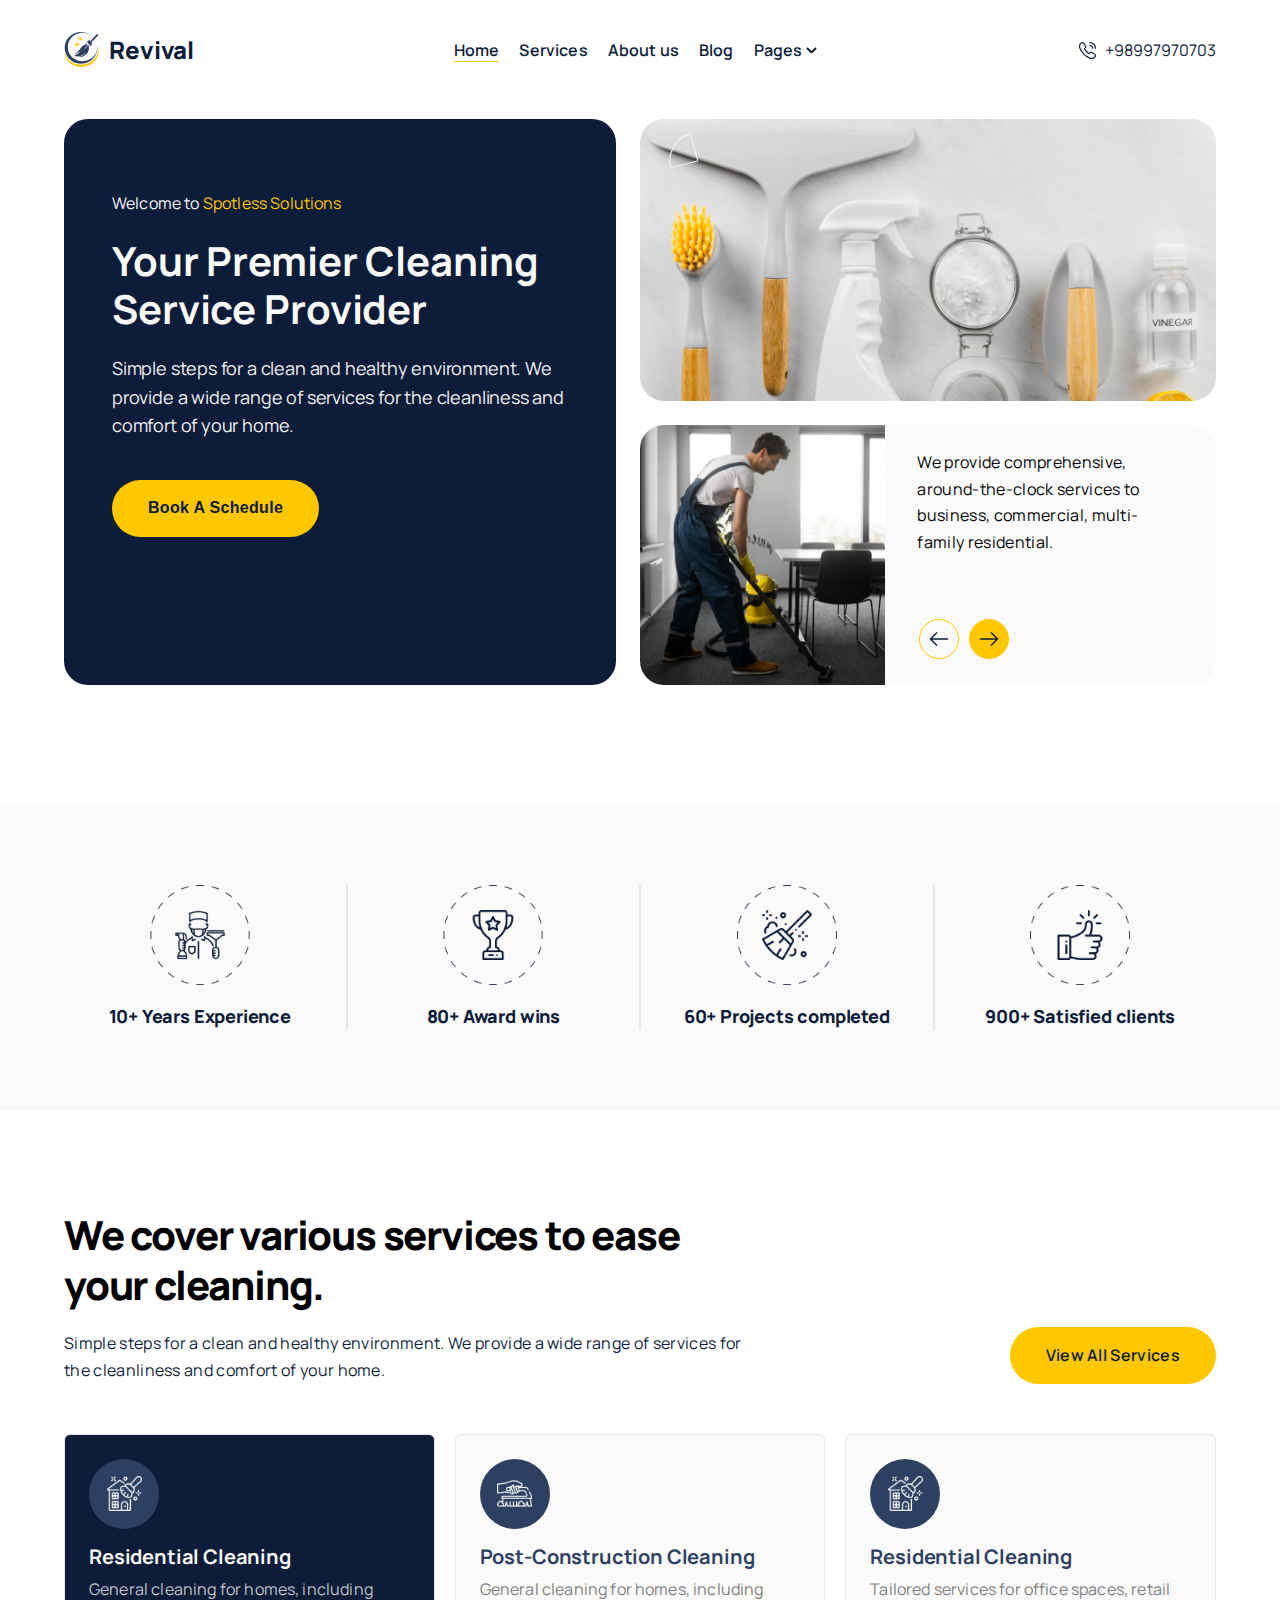
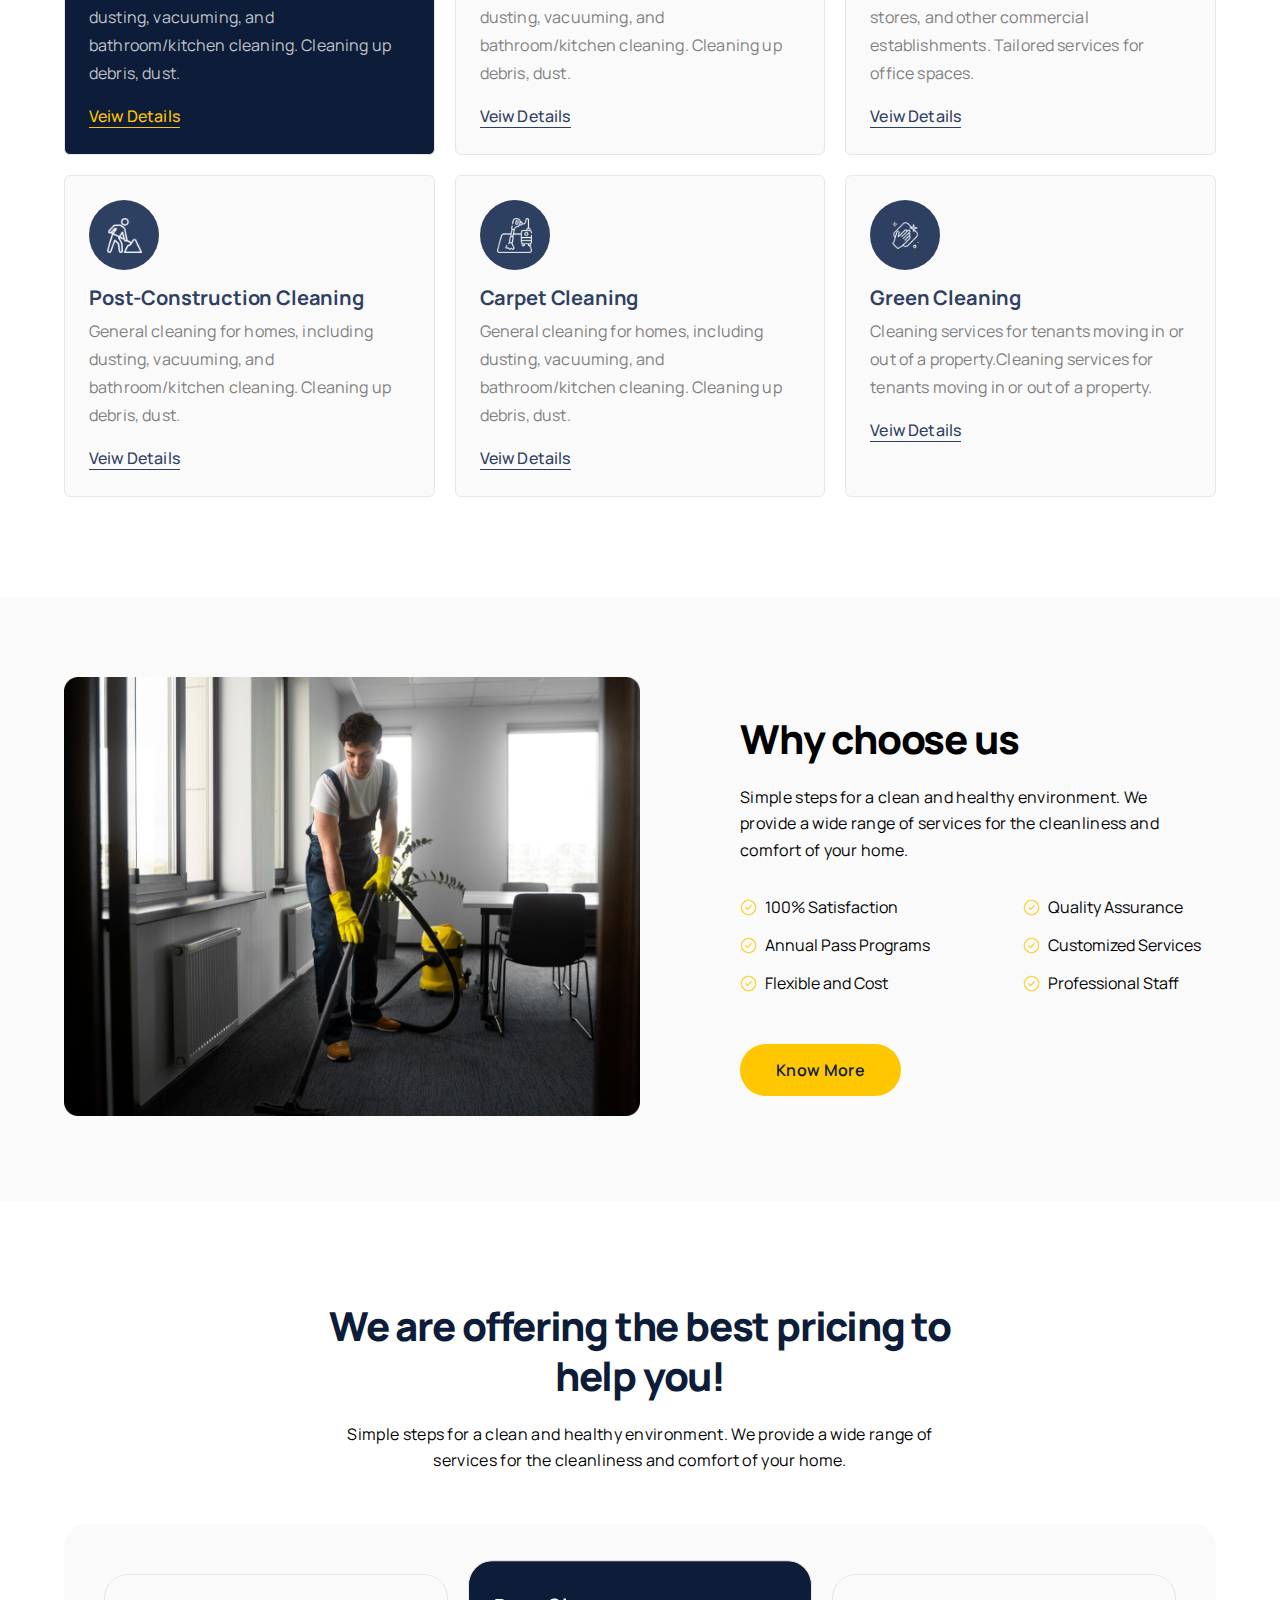
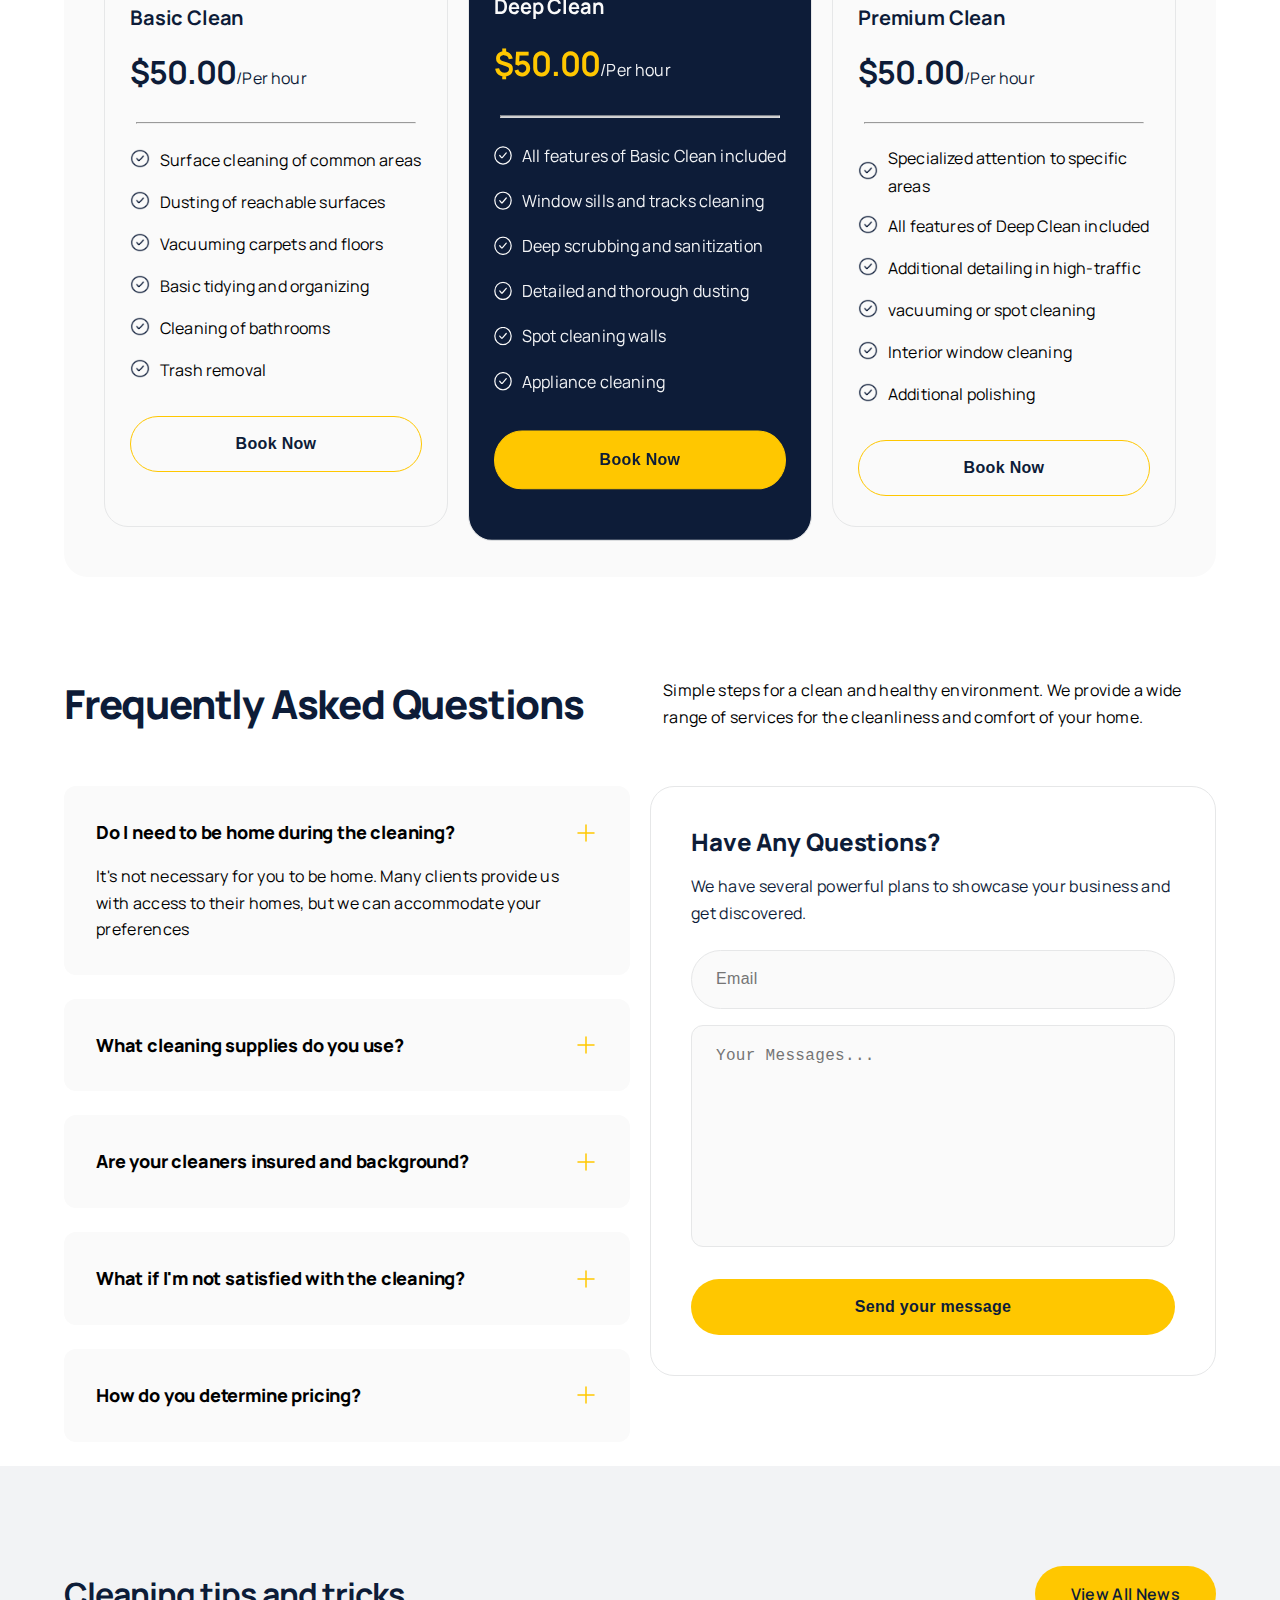
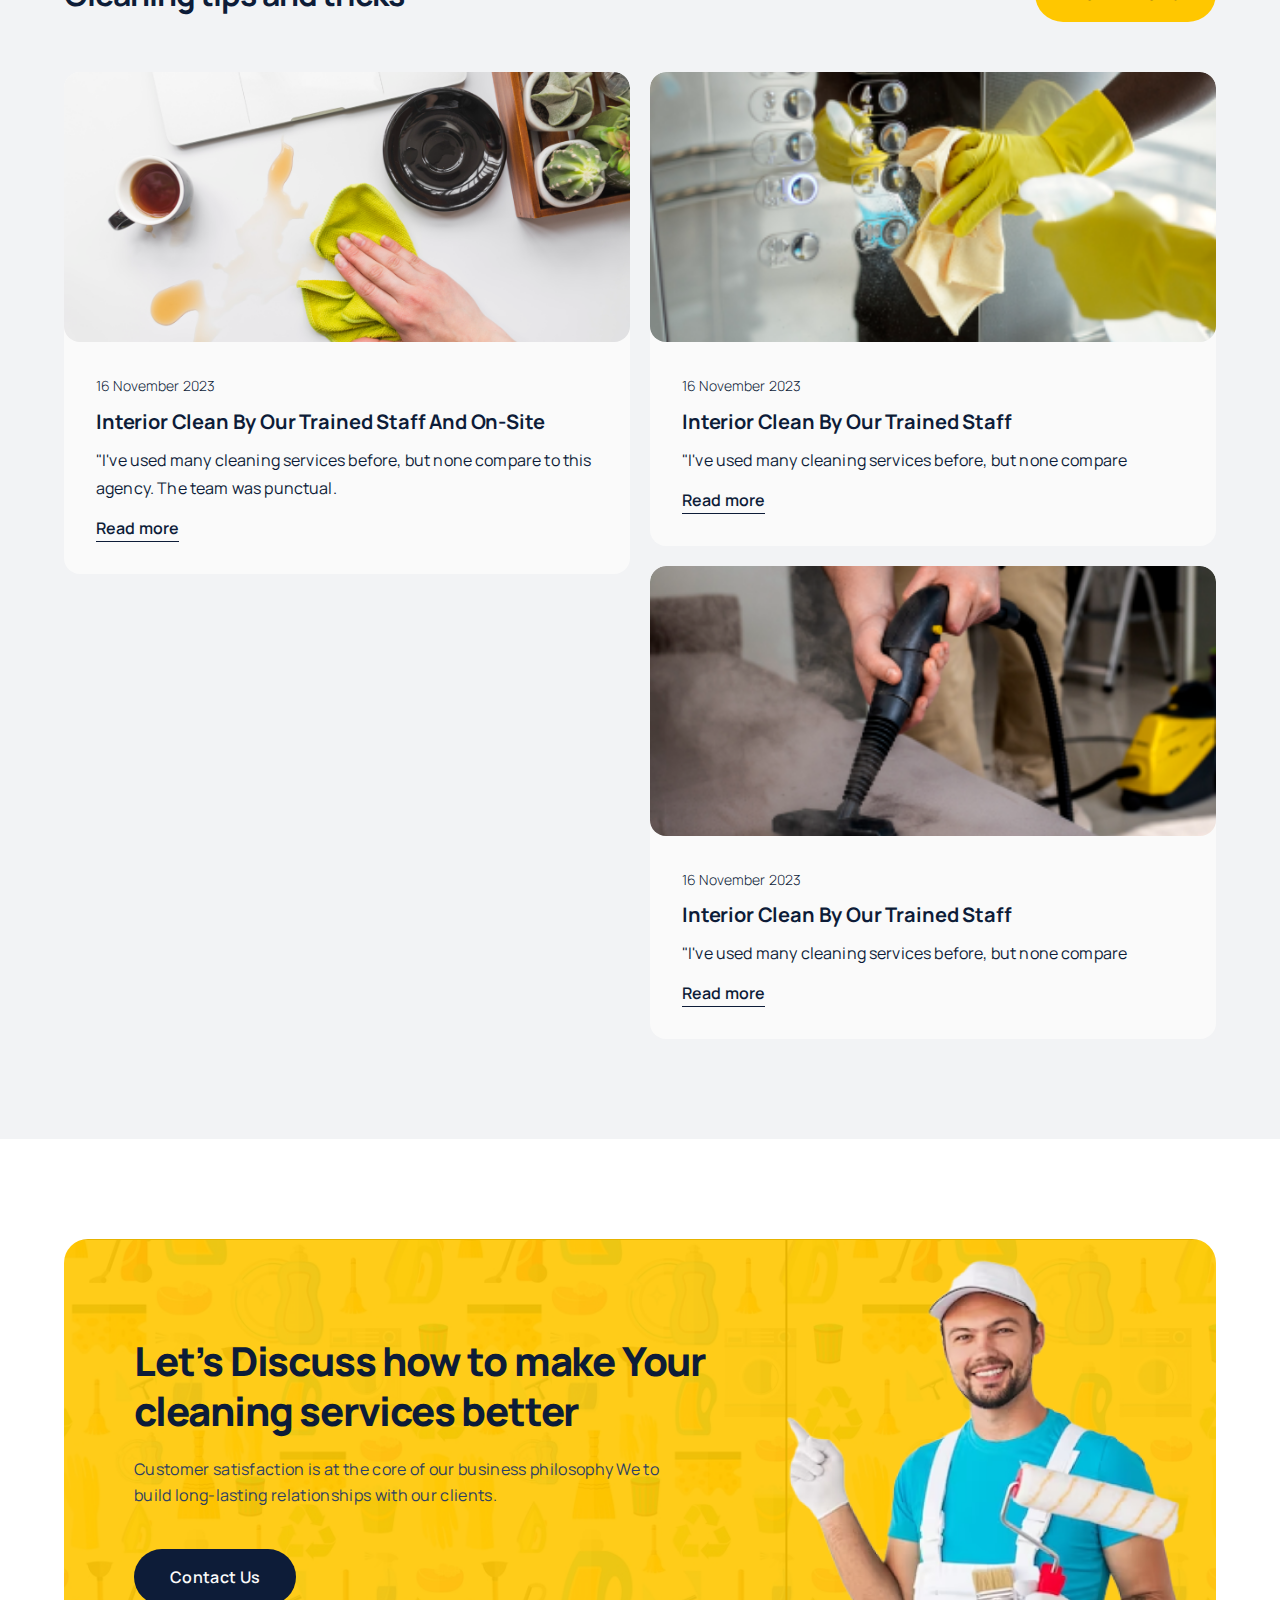
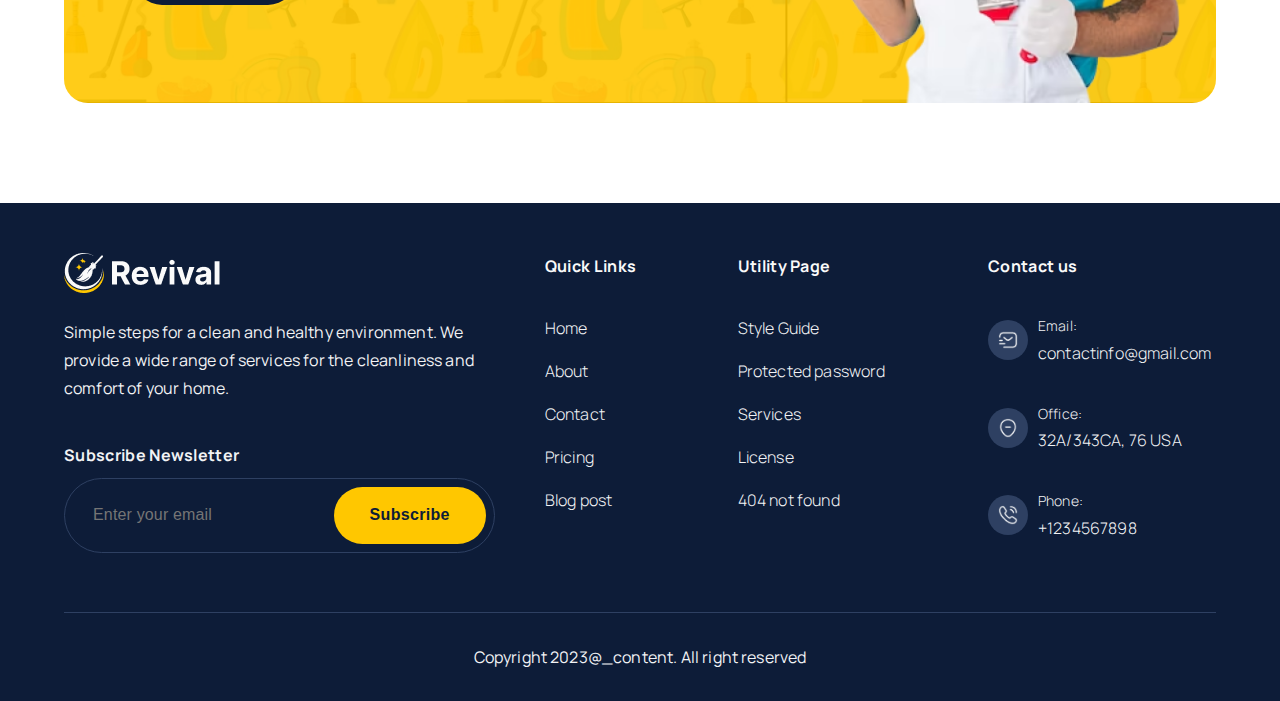
<file: index.html>
<!DOCTYPE html>
<html lang="en">
  <head>
    <meta charset="UTF-8" />
    <meta name="viewport" content="width=device-width, initial-scale=1.0" />
    <link
      rel="shortcut icon"
      href="./images/home/logo.svg"
      type="image/x-icon"
    />
    <title>Home - Revival Digistack</title>
    <script
      src="https://cdnjs.cloudflare.com/ajax/libs/jquery/3.7.1/jquery.min.js"
      integrity="sha512-v2CJ7UaYy4JwqLDIrZUI/4hqeoQieOmAZNXBeQyjo21dadnwR+8ZaIJVT8EE2iyI61OV8e6M8PP2/4hpQINQ/g=="
      crossorigin="anonymous"
      referrerpolicy="no-referrer"
    ></script>
    <!-- <link rel="stylesheet" href="./plugins/css/bootstrap.min.css" /> -->
    <link rel="stylesheet" href="./css/style.css" />
  </head>

  <body>
    <!-- nav bar  -->
    <header>
      <div class="header-container">
        <a href="/" class="logo text-decoration-none">
          <img src="./images/home/logo.svg" alt="" />
          <h3>Revival</h3>
        </a>
        <ul class="menu">
          <li><a class="active" href="#">Home</a></li>
          <li>
            <a href="/services.html" class="text-decoration-none">Services</a>
          </li>
          <li>
            <a href="/aboutus.html" class="text-decoration-none">About us</a>
          </li>
          <li><a href="/blogs.html" class="text-decoration-none">Blog</a></li>
          <li class="pages">
            <a href="#" class="text-decoration-none">Pages</a>
            <span>
              <img src="./images/home/arrow-down.svg" alt="" />
            </span>
            <ul class="dropdown-menu">
              <li><a href="/pricing.html">Pricing</a></li>
              <li><a href="/team.html">Team</a></li>
              <li><a href="/contactus.html">Contact us</a></li>
              <li><a href="/bookingservices.html">Booking Services</a></li>
              <li><a href="/faq.html">Faq's</a></li>
              <li><a href="/signin.html">Sign in</a></li>
            </ul>
          </li>
        </ul>
        <div class="phone-number">
          <img src="./images/home/call-icon.svg" alt="" />
          <p>+98997970703</p>
        </div>
        <img class="menu-icon" src="./images/home/menu-icon.svg" alt="" />
      </div>
    </header>

    <main>
      <!-- hero section  -->
      <section class="hero-section">
        <div class="hero-section-container">
          <div class="hero-left-content">
            <h4 class="hero-subtitle">
              Welcome to <span>Spotless Solutions </span>
            </h4>
            <h2 class="hero-title">Your Premier Cleaning Service Provider</h2>
            <p class="hero-description">
              Simple steps for a clean and healthy environment. We provide a
              wide range of services for the cleanliness and comfort of your
              home.
            </p>
            <button class="book-btn">Book A Schedule</button>
          </div>
          <div class="hero-right-content">
            <div class="hero-right-upper-row">
              <img
                class="cleaning-tools"
                src="./images/home/cleaning-tools.png"
                alt=""
              />
              <img
                class="square-part"
                src="./images/home/square-part.svg"
                alt=""
              />
            </div>
            <div class="hero-right-down-row">
              <div class="slider-image">
                <img src="./images/home/washing-man.png" alt="" />
              </div>
              <div class="slider-content">
                <p class="slider-description">
                  We provide comprehensive, around-the-clock services to
                  business, commercial, multi-family residential.
                </p>
                <div class="arrow-container">
                  <div class="left-arrow">
                    <img src="./images/home/left-arrow.png" alt="" />
                  </div>
                  <div class="right-arrow">
                    <img src="./images/home/right-arrow.png" alt="" />
                  </div>
                </div>
              </div>
            </div>
          </div>
        </div>
      </section>

      <!-- experience section  -->
      <section class="experience-section">
        <div class="experience-container">
          <div class="items experience">
            <img class="icon" src="./images/bordered-man.png" alt="" />
            <p class="items-text">10+ Years Experience</p>
          </div>
          <div class="line"></div>
          <div class="items award">
            <img class="icon" src="./images/bordered-cup.png" alt="" />
            <p class="items-text">80+ Award wins</p>
          </div>
          <div class="line"></div>
          <div class="items project">
            <img class="icon" src="./images/bordered-brush.png" alt="" />
            <p class="items-text">60+ Projects completed</p>
          </div>
          <div class="line"></div>
          <div class="items client">
            <img class="icon" src="./images/bordered-like.png" alt="" />
            <p class="items-text">900+ Satisfied clients</p>
          </div>
        </div>
      </section>

      <!-- service section  -->
      <section class="service-section">
        <div class="service-container">
          <div class="service-content">
            <h2>We cover various services to ease your cleaning.</h2>
            <p>
              Simple steps for a clean and healthy environment. We provide a
              wide range of services for the cleanliness and comfort of your
              home.
            </p>
          </div>
          <div class="service-btn">
            <a href="./services.html">View All Services</a>
          </div>
        </div>
        <div class="all-services">
          <div class="service first-service">
            <div>
              <img src="./images/home/service1.png" alt="" />
            </div>
            <h3>Residential Cleaning</h3>
            <p>
              General cleaning for homes, including dusting, vacuuming, and
              bathroom/kitchen cleaning. Cleaning up debris, dust.
            </p>
            <a href="#" class="text-decoration-none">Veiw Details</a>
          </div>
          <div class="service">
            <div>
              <img src="./images/home/service2.png" alt="" />
            </div>
            <h3>Post-Construction Cleaning</h3>
            <p>
              General cleaning for homes, including dusting, vacuuming, and
              bathroom/kitchen cleaning. Cleaning up debris, dust.
            </p>
            <a href="#" class="text-decoration-none">Veiw Details</a>
          </div>
          <div class="service">
            <div>
              <img src="./images/home/service1.png" alt="" />
            </div>
            <h3>Residential Cleaning</h3>
            <p>
              Tailored services for office spaces, retail stores, and other
              commercial establishments. Tailored services for office spaces.
            </p>
            <a href="#" class="text-decoration-none">Veiw Details</a>
          </div>
          <div class="service">
            <div>
              <img src="./images/home/service4.png" alt="" />
            </div>
            <h3>Post-Construction Cleaning</h3>
            <p>
              General cleaning for homes, including dusting, vacuuming, and
              bathroom/kitchen cleaning. Cleaning up debris, dust.
            </p>
            <a href="#" class="text-decoration-none">Veiw Details</a>
          </div>
          <div class="service">
            <div>
              <img src="./images/home/service5.png" alt="" />
            </div>
            <h3>Carpet Cleaning</h3>
            <p>
              General cleaning for homes, including dusting, vacuuming, and
              bathroom/kitchen cleaning. Cleaning up debris, dust.
            </p>
            <a href="#" class="text-decoration-none">Veiw Details</a>
          </div>
          <div class="service">
            <div>
              <img src="./images/home/service6.png" alt="" />
            </div>
            <h3>Green Cleaning</h3>
            <p>
              Cleaning services for tenants moving in or out of a
              property.Cleaning services for tenants moving in or out of a
              property.
            </p>
            <a href="#" class="text-decoration-none">Veiw Details</a>
          </div>
        </div>
      </section>

      <!-- why choose us section  -->
      <section class="choose-us-section">
        <div class="choose-us-container">
          <div class="choose-us-left-col">
            <img src="./images/home/choose-us.png" alt="" />
          </div>
          <div class="choose-us-right-col">
            <div>
              <h2>Why choose us</h2>
              <p>
                Simple steps for a clean and healthy environment. We provide a
                wide range of services for the cleanliness and comfort of your
                home.
              </p>
            </div>
            <div class="choose-us-list">
              <ul>
                <li>
                  <span><img src="./images/home/check-mark.png" alt="" /></span>
                  100% Satisfaction
                </li>
                <li>
                  <span><img src="./images/home/check-mark.png" alt="" /></span>
                  Annual Pass Programs
                </li>
                <li>
                  <span><img src="./images/home/check-mark.png" alt="" /></span>
                  Flexible and Cost
                </li>
              </ul>
              <ul>
                <li>
                  <span><img src="./images/home/check-mark.png" alt="" /></span>
                  Quality Assurance
                </li>
                <li>
                  <span><img src="./images/home/check-mark.png" alt="" /></span>
                  Customized Services
                </li>
                <li>
                  <span><img src="./images/home/check-mark.png" alt="" /></span>
                  Professional Staff
                </li>
              </ul>
            </div>
            <a href="#" class="text-decoration-none">Know More</a>
          </div>
        </div>
      </section>

      <!-- pricing section  -->
      <section class="pricing-section">
        <div class="pricing-container">
          <div class="pricing-content">
            <h2>We are offering the best pricing to help you!</h2>
            <p>
              Simple steps for a clean and healthy environment. We provide a
              wide range of services for the cleanliness and comfort of your
              home.
            </p>
          </div>
          <div class="pricing-card">
            <div class="inner-card basic-card">
              <h3>Basic Clean</h3>
              <h2>$50.00<span>/Per hour</span></h2>
              <hr />
              <ul>
                <li>
                  <span
                    ><img src="./images/home/blue-check-mark.png" alt=""
                  /></span>
                  Surface cleaning of common areas
                </li>
                <li>
                  <span
                    ><img src="./images/home/blue-check-mark.png" alt=""
                  /></span>
                  Dusting of reachable surfaces
                </li>
                <li>
                  <span
                    ><img src="./images/home/blue-check-mark.png" alt=""
                  /></span>
                  Vacuuming carpets and floors
                </li>
                <li>
                  <span
                    ><img src="./images/home/blue-check-mark.png" alt=""
                  /></span>
                  Basic tidying and organizing
                </li>
                <li>
                  <span
                    ><img src="./images/home/blue-check-mark.png" alt=""
                  /></span>
                  Cleaning of bathrooms
                </li>
                <li>
                  <span
                    ><img src="./images/home/blue-check-mark.png" alt=""
                  /></span>
                  Trash removal
                </li>
              </ul>
              <button>Book Now</button>
            </div>
            <div class="inner-card deep-card">
              <h3>Deep Clean</h3>
              <h2>$50.00<span>/Per hour</span></h2>
              <hr />
              <ul>
                <li>
                  <span
                    ><img src="./images/home/white-check-mark.svg" alt=""
                  /></span>
                  All features of Basic Clean included
                </li>
                <li>
                  <span
                    ><img src="./images/home/white-check-mark.svg" alt=""
                  /></span>
                  Window sills and tracks cleaning
                </li>
                <li>
                  <span
                    ><img src="./images/home/white-check-mark.svg" alt=""
                  /></span>
                  Deep scrubbing and sanitization
                </li>
                <li>
                  <span
                    ><img src="./images/home/white-check-mark.svg" alt=""
                  /></span>
                  Detailed and thorough dusting
                </li>
                <li>
                  <span
                    ><img src="./images/home/white-check-mark.svg" alt=""
                  /></span>
                  Spot cleaning walls
                </li>
                <li>
                  <span
                    ><img src="./images/home/white-check-mark.svg" alt=""
                  /></span>
                  Appliance cleaning
                </li>
              </ul>
              <button>Book Now</button>
            </div>
            <div class="inner-card premium-card">
              <h3>Premium Clean</h3>
              <h2>$50.00<span>/Per hour</span></h2>
              <hr />
              <ul>
                <li>
                  <span
                    ><img src="./images/home/blue-check-mark.png" alt=""
                  /></span>
                  Specialized attention to specific areas
                </li>
                <li>
                  <span
                    ><img src="./images/home/blue-check-mark.png" alt=""
                  /></span>
                  All features of Deep Clean included
                </li>
                <li>
                  <span
                    ><img src="./images/home/blue-check-mark.png" alt=""
                  /></span>
                  Additional detailing in high-traffic
                </li>
                <li>
                  <span
                    ><img src="./images/home/blue-check-mark.png" alt=""
                  /></span>
                  vacuuming or spot cleaning
                </li>
                <li>
                  <span
                    ><img src="./images/home/blue-check-mark.png" alt=""
                  /></span>
                  Interior window cleaning
                </li>
                <li>
                  <span
                    ><img src="./images/home/blue-check-mark.png" alt=""
                  /></span>
                  Additional polishing
                </li>
              </ul>
              <button>Book Now</button>
            </div>
          </div>
        </div>
      </section>

      <!-- frequently questions section -->
      <section class="question-section">
        <div class="question-content">
          <h2 class="question-title">Frequently Asked Questions</h2>
          <p class="question-description">
            Simple steps for a clean and healthy environment. We provide a wide
            range of services for the cleanliness and comfort of your home.
          </p>
        </div>
        <div class="question-container">
          <div class="question-and-answer-container">
            <div class="question-and-answer">
              <h3 class="question question-one">
                Do I need to be home during the cleaning?
                <img src="./images/home/plus-icon.svg" alt="" />
              </h3>
              <p class="answer answer-one">
                It's not necessary for you to be home. Many clients provide us
                with access to their homes, but we can accommodate your
                preferences
              </p>
            </div>
            <div class="question-and-answer">
              <h3 class="question question-two">
                What cleaning supplies do you use?
                <img src="./images/home/plus-icon.svg" alt="" />
              </h3>
              <p class="answer answer-two">
                It's not necessary for you to be home. Many clients provide us
                with access to their homes, but we can accommodate your
                preferences
              </p>
            </div>
            <div class="question-and-answer">
              <h3 class="question question-three">
                Are your cleaners insured and background?
                <img src="./images/home/plus-icon.svg" alt="" />
              </h3>
              <p class="answer answer-three">
                It's not necessary for you to be home. Many clients provide us
                with access to their homes, but we can accommodate your
                preferences
              </p>
            </div>
            <div class="question-and-answer">
              <h3 class="question question-four">
                What if I'm not satisfied with the cleaning?
                <img src="./images/home/plus-icon.svg" alt="" />
              </h3>
              <p class="answer answer-four">
                It's not necessary for you to be home. Many clients provide us
                with access to their homes, but we can accommodate your
                preferences
              </p>
            </div>
            <div class="question-and-answer">
              <h3 class="question question-five">
                How do you determine pricing?
                <img src="./images/home/plus-icon.svg" alt="" />
              </h3>
              <p class="answer answer-five">
                It's not necessary for you to be home. Many clients provide us
                with access to their homes, but we can accommodate your
                preferences
              </p>
            </div>
          </div>
          <div class="question-form">
            <form class="main-form">
              <h3
                class="form-title form-title-small-text form-title-medium-margin"
              >
                Have Any Questions?
              </h3>
              <p class="form-description form-description-medium-margin">
                We have several powerful plans to showcase your business and get
                discovered.
              </p>
              <div class="all-inputs">
                <input class="input-field" type="email" placeholder="Email" />
                <textarea
                  class="text-area-field"
                  placeholder="Your Messages..."
                  rows="7"
                ></textarea>
              </div>
              <input
                class="submit-btn"
                type="submit"
                value="Send your message"
              />
            </form>
          </div>
        </div>
      </section>

      <!-- news section -->
      <section class="news-section">
        <div class="title-container">
          <h2 class="news-section-title">Cleaning tips and tricks</h2>
          <a class="view-all-news-btn" href="./blogs.html">View All News</a>
        </div>
        <div class="news-container">
          <div class="news-left-content">
            <div class="news-card">
              <img class="news-thumbnail" src="./images/news.png" alt="" />
              <div class="news-content">
                <p class="news-date">16 November 2023</p>
                <a href="" class="news-title">
                  Interior Clean By Our Trained Staff And On-Site
                </a>
                <p class="news-description">
                  "I've used many cleaning services before, but none compare to
                  this agency. The team was punctual.
                </p>
                <a href="" class="read-more-btn">Read more</a>
              </div>
            </div>
          </div>
          <div class="news-right-content">
            <div class="news-card news-card-row">
              <img
                class="news-thumbnail news-thumbnail-small"
                src="./images/news2.png"
                alt=""
              />
              <div class="news-content">
                <p class="news-date">16 November 2023</p>
                <a href="" class="news-title"
                  >Interior Clean By Our Trained Staff</a
                >
                <p class="news-description">
                  "I've used many cleaning services before, but none compare
                </p>
                <a href="" class="read-more-btn">Read more</a>
              </div>
            </div>
            <div class="news-card news-card-row">
              <img
                class="news-thumbnail news-thumbnail-small"
                src="./images/news3.png"
                alt=""
              />
              <div class="news-content">
                <p class="news-date">16 November 2023</p>
                <a href="" class="news-title"
                  >Interior Clean By Our Trained Staff</a
                >
                <p class="news-description">
                  "I've used many cleaning services before, but none compare
                </p>
                <a href="" class="read-more-btn">Read more</a>
              </div>
            </div>
          </div>
        </div>
      </section>

      <!-- contact banner section  -->
      <section class="contact-banner">
        <div class="contact-banner-container">
          <div class="contact-banner-content">
            <h2 class="">
              Let’s Discuss how to make Your cleaning services better
            </h2>
            <p>
              Customer satisfaction is at the core of our business philosophy We
              to build long-lasting relationships with our clients.
            </p>
            <div class="contact-btn">
              <a href="#"> Contact Us</a>
            </div>
          </div>
          <div class="contact-img-container">
            <img src="./images/man.png" alt="" />
          </div>
        </div>
      </section>
    </main>

    <footer>
      <div class="footer-container">
        <div class="footer-content">
          <div class="footer-info">
            <img src="./images/logo-with-text.png" alt="" />
            <p>
              Simple steps for a clean and healthy environment. We provide a
              wide range of services for the cleanliness and comfort of your
              home.
            </p>
            <h3 class="form-title">Subscribe Newsletter</h3>
            <form>
              <input type="email" placeholder="Enter your email" required />
              <button type="submit">Subscribe</button>
            </form>
          </div>
          <ul class="quick-links">
            <li class="menu-title">Quick Links</li>
            <li><a href="/">Home</a></li>
            <li><a href="./aboutus.html">About</a></li>
            <li><a href="./aboutus.html">Contact</a></li>
            <li><a href="./aboutus.html">Pricing</a></li>
            <li><a href="./aboutus.html">Blog post</a></li>
          </ul>
          <ul class="utility-page">
            <li class="menu-title">Utility Page</li>
            <li><a href="#">Style Guide</a></li>
            <li><a href="#">Protected password</a></li>
            <li><a href="#">Services</a></li>
            <li><a href="#">License</a></li>
            <li><a href="#">404 not found</a></li>
          </ul>
          <ul class="contact-us">
            <li class="menu-title">Contact us</li>
            <li>
              <div class="icon">
                <img src="./images/sms-tracking.png" alt="" />
              </div>
              <div>
                <p>Email:</p>
                <p>contactinfo@gmail.com</p>
              </div>
            </li>
            <li>
              <div class="icon">
                <img src="./images/location-minus.png" alt="" />
              </div>
              <div>
                <p>Office:</p>
                <p>32A/343CA, 76 USA</p>
              </div>
            </li>
            <li>
              <div class="icon">
                <img src="./images/call-calling.png" alt="" />
              </div>
              <div>
                <p>Phone:</p>
                <p>+1234567898</p>
              </div>
            </li>
          </ul>
        </div>
        <div class="copy-write-content">
          <div class="footer-line"></div>
          <p class="copy-write-text">
            Copyright 2023@_content. All right reserved
          </p>
        </div>
      </div>
    </footer>

    <script src="./plugins/js/bootstrap.bundle.js"></script>
    <script src="./plugins/js/accordion.js"></script>
  </body>
</html>
</file>
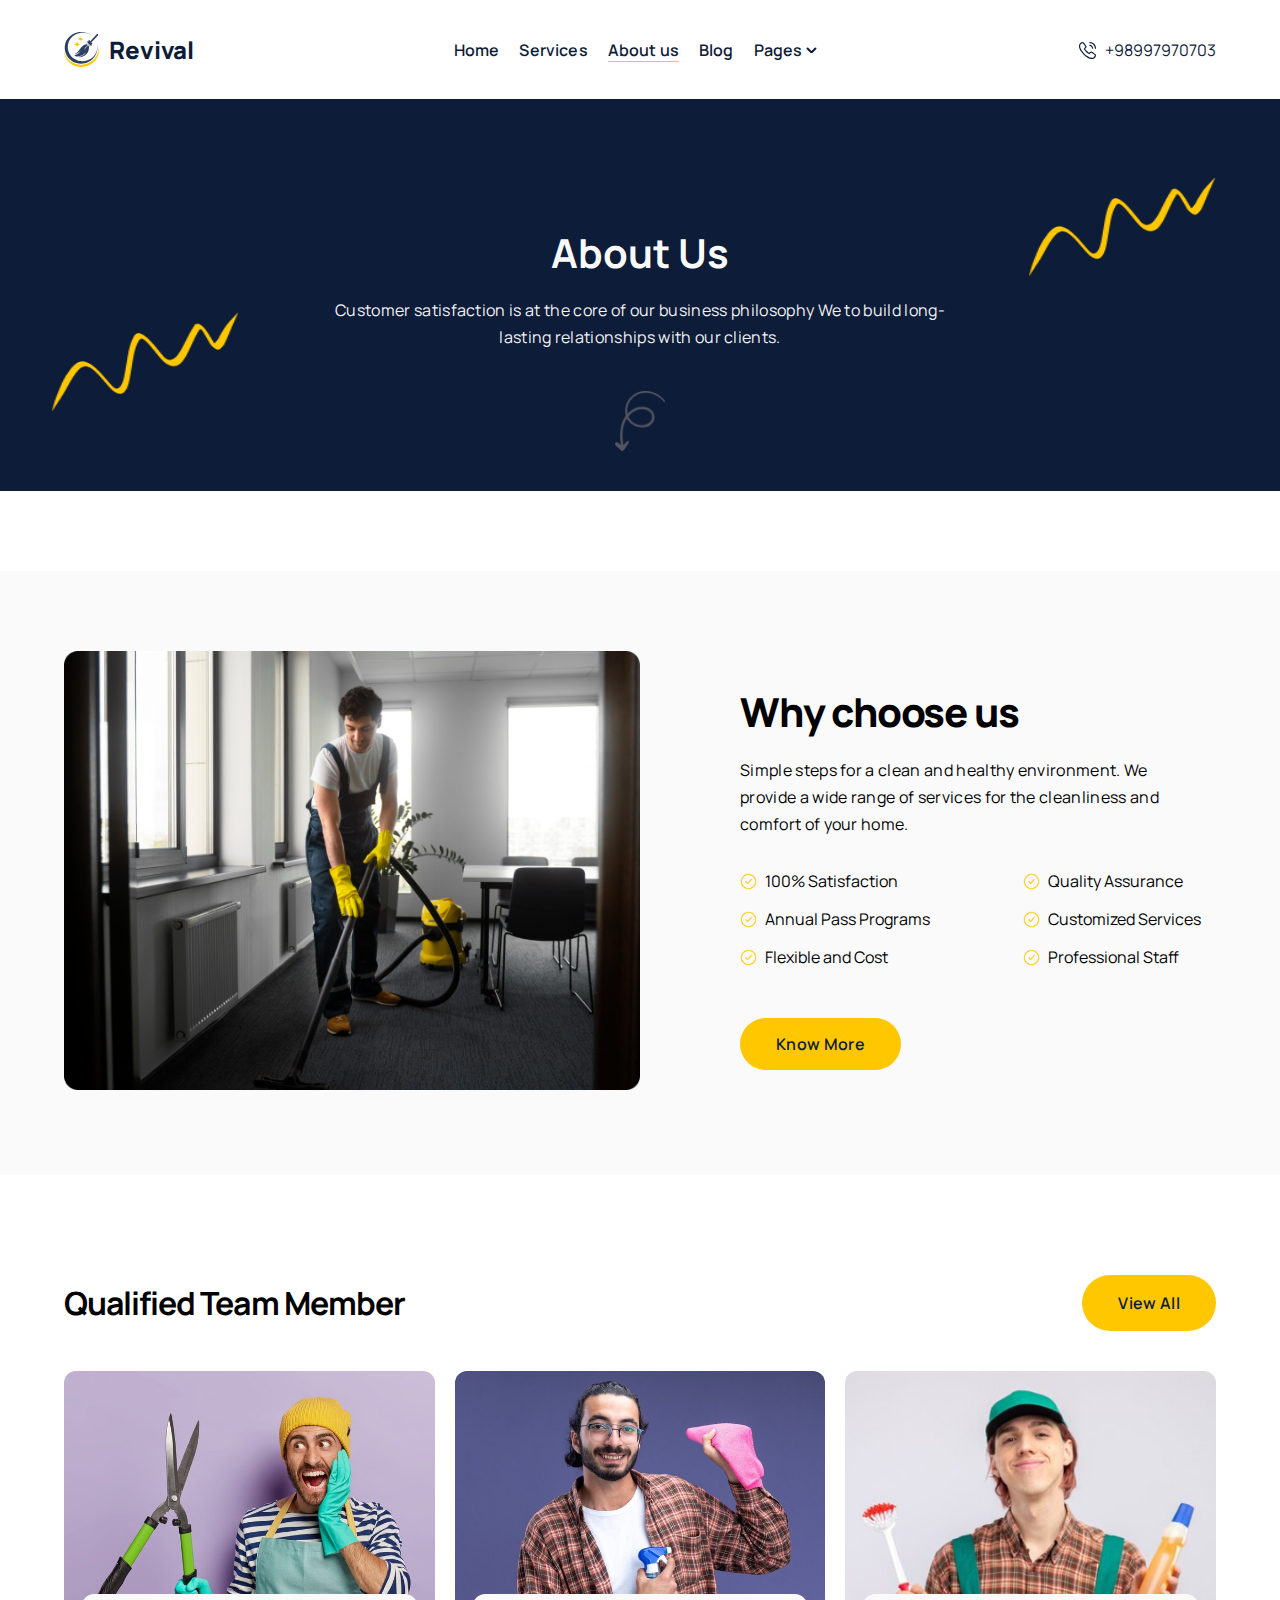
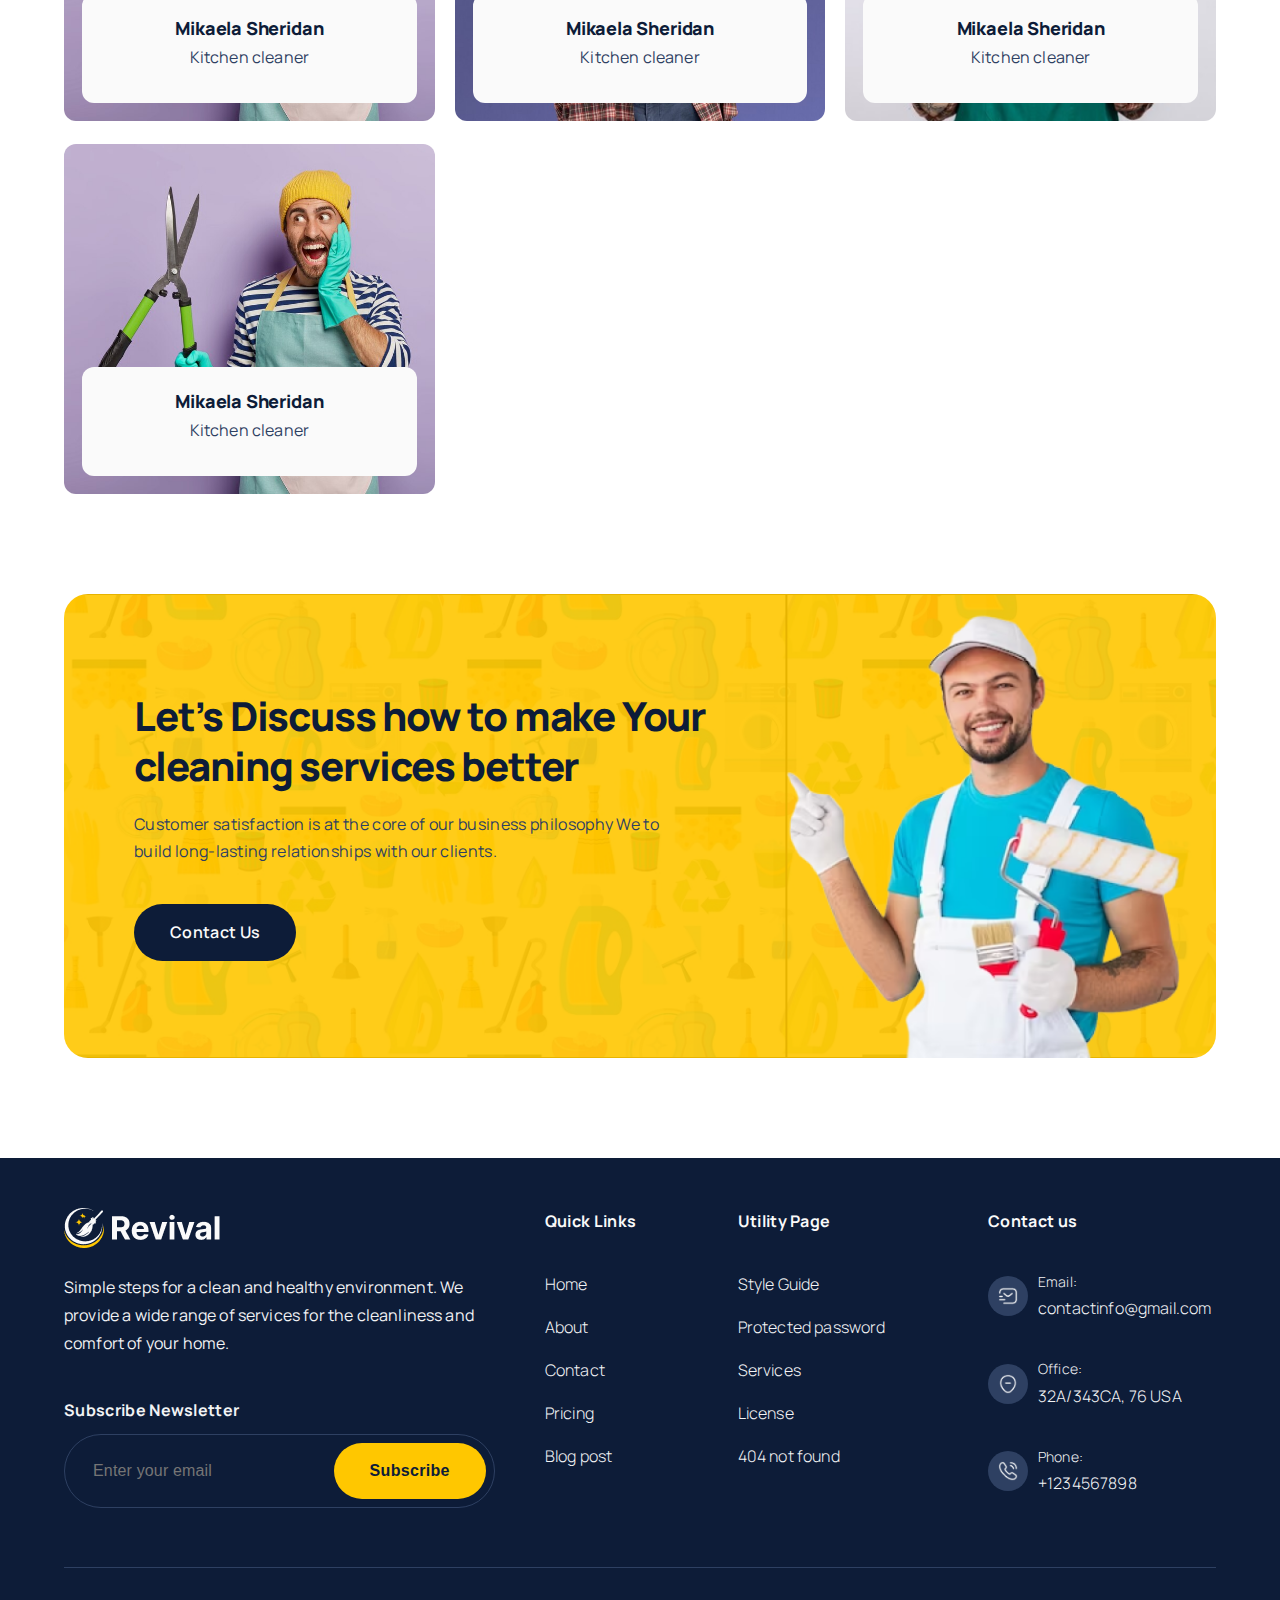
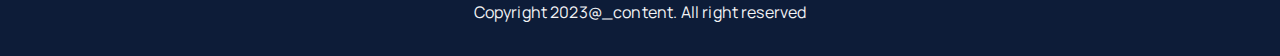
<file: aboutus.html>
<!DOCTYPE html>
<html lang="en">
  <meta charset="UTF-8" />
  <meta name="viewport" content="width=device-width, initial-scale=1.0" />
  <link rel="shortcut icon" href="./images/home/logo.svg" type="image/x-icon" />
  <title>About Us - Revival Digistack</title>
  <!-- <link rel="stylesheet" href="./plugins/css/bootstrap.min.css" /> -->
  <link rel="stylesheet" href="./css/style.css" />
  <link
    rel="stylesheet"
    href="https://cdnjs.cloudflare.com/ajax/libs/font-awesome/6.5.1/css/all.min.css"
    integrity="sha512-DTOQO9RWCH3ppGqcWaEA1BIZOC6xxalwEsw9c2QQeAIftl+Vegovlnee1c9QX4TctnWMn13TZye+giMm8e2LwA=="
    crossorigin="anonymous"
    referrerpolicy="no-referrer"
  />

  <body>
    <!-- nav bar  -->
    <header>
      <div class="header-container">
        <a href="/" class="logo text-decoration-none">
          <img src="./images/home/logo.svg" alt="" />
          <h3>Revival</h3>
        </a>
        <ul class="menu">
          <li><a href="/">Home</a></li>
          <li>
            <a href="/services.html" class="text-decoration-none">Services</a>
          </li>
          <li>
            <a href="#" class="active text-decoration-none"
              >About us</a
            >
          </li>
          <li>
            <a href="/blogs.html" class="text-decoration-none">Blog</a>
          </li>
          <li class="pages">
            <a href="#" class="text-decoration-none">Pages</a>
            <span>
              <img src="./images/home/arrow-down.svg" alt="" />
            </span>
            <ul class="dropdown-menu">
              <li><a href="/pricing.html">Pricing</a></li>
              <li><a href="/team.html">Team</a></li>
              <li><a href="/contactus.html">Contact us</a></li>
              <li><a href="/bookingservices.html">Booking Services</a></li>
              <li><a href="/faq.html">Faq's</a></li>
              <li><a href="/signin.html">Sign in</a></li>
            </ul>
          </li>
        </ul>
        <div class="phone-number">
          <img src="./images/home/call-icon.svg" alt="" />
          <p>+98997970703</p>
        </div>
        <img class="menu-icon" src="./images/home/menu-icon.svg" alt="" />
      </div>
    </header>

    <main>
      <!-- title section  -->
      <section class="title-section">
        <div class="title-banner">
          <div>
            <h2 class="title">About Us</h2>
            <p class="description">
              Customer satisfaction is at the core of our business philosophy We
              to build long-lasting relationships with our clients.
            </p>
          </div>
          <img class="jigjag-icon-one" src="./images/jigjag-icon.png" alt="" />
          <img class="jigjag-icon-two" src="./images/jigjag-icon.png" alt="" />
          <img
            class="spring-arrow-icon"
            src="./images/spring-arrow.png"
            alt=""
          />
        </div>
      </section>

      <!-- why choose us section  -->
      <section class="choose-us-section">
        <div class="choose-us-container">
          <div class="choose-us-left-col">
            <img src="./images/home/choose-us.png" alt="" />
          </div>
          <div class="choose-us-right-col">
            <div>
              <h2>Why choose us</h2>
              <p>
                Simple steps for a clean and healthy environment. We provide a
                wide range of services for the cleanliness and comfort of your
                home.
              </p>
            </div>
            <div class="choose-us-list">
              <ul>
                <li>
                  <span><img src="./images/home/check-mark.png" alt="" /></span>
                  100% Satisfaction
                </li>
                <li>
                  <span><img src="./images/home/check-mark.png" alt="" /></span>
                  Annual Pass Programs
                </li>
                <li>
                  <span><img src="./images/home/check-mark.png" alt="" /></span>
                  Flexible and Cost
                </li>
              </ul>
              <ul>
                <li>
                  <span><img src="./images/home/check-mark.png" alt="" /></span>
                  Quality Assurance
                </li>
                <li>
                  <span><img src="./images/home/check-mark.png" alt="" /></span>
                  Customized Services
                </li>
                <li>
                  <span><img src="./images/home/check-mark.png" alt="" /></span>
                  Professional Staff
                </li>
              </ul>
            </div>
            <a href="#" class="text-decoration-none">Know More</a>
          </div>
        </div>
      </section>

      <!-- team section  -->
      <section class="team-section">
        <div class="title-container">
          <h3 class="team-title">Qualified Team Member</h3>
          <a href="/team.html">View All</a>
        </div>
        <div class="team-container">
          <div class="team-card card-one">
            <div class="member-info">
              <h4 class="member-name">Mikaela Sheridan</h4>
              <p class="member-position">Kitchen cleaner</p>
              <div class="socials">
                <a href="#">
                  <i class="fa-brands fa-facebook-f"></i>
                </a>
                <a href="#">
                  <i class="fa-brands fa-x-twitter"></i>
                </a>
                <a href="#">
                  <i class="fa-brands fa-linkedin-in"></i>
                </a>
              </div>
            </div>
          </div>
          <div class="team-card card-two">
            <div class="member-info">
              <h4 class="member-name">Mikaela Sheridan</h4>
              <p class="member-position">Kitchen cleaner</p>
              <div class="socials">
                <a href="#">
                  <i class="fa-brands fa-facebook-f"></i>
                </a>
                <a href="#">
                  <i class="fa-brands fa-x-twitter"></i>
                </a>
                <a href="#">
                  <i class="fa-brands fa-linkedin-in"></i>
                </a>
              </div>
            </div>
          </div>
          <div class="team-card card-three">
            <div class="member-info">
              <h4 class="member-name">Mikaela Sheridan</h4>
              <p class="member-position">Kitchen cleaner</p>
              <div class="socials">
                <a href="#">
                  <i class="fa-brands fa-facebook-f"></i>
                </a>
                <a href="#">
                  <i class="fa-brands fa-x-twitter"></i>
                </a>
                <a href="#">
                  <i class="fa-brands fa-linkedin-in"></i>
                </a>
              </div>
            </div>
          </div>
          <div class="team-card">
            <div class="member-info">
              <h4 class="member-name">Mikaela Sheridan</h4>
              <p class="member-position">Kitchen cleaner</p>
              <div class="socials">
                <a href="#">
                  <i class="fa-brands fa-facebook-f"></i>
                </a>
                <a href="#">
                  <i class="fa-brands fa-x-twitter"></i>
                </a>
                <a href="#">
                  <i class="fa-brands fa-linkedin-in"></i>
                </a>
              </div>
            </div>
          </div>
        </div>
      </section>

      <!-- contact banner section  -->
      <section class="contact-banner">
        <div class="contact-banner-container">
          <div class="contact-banner-content">
            <h2 class="">
              Let’s Discuss how to make Your cleaning services better
            </h2>
            <p>
              Customer satisfaction is at the core of our business philosophy We
              to build long-lasting relationships with our clients.
            </p>
            <div class="contact-btn">
              <a href="#"> Contact Us</a>
            </div>
          </div>
          <div class="contact-img-container">
            <img src="./images/man.png" alt="" />
          </div>
        </div>
      </section>
    </main>

    <footer>
      <div class="footer-container">
        <div class="footer-content">
          <div class="footer-info">
            <img src="./images/logo-with-text.png" alt="" />
            <p>
              Simple steps for a clean and healthy environment. We provide a
              wide range of services for the cleanliness and comfort of your
              home.
            </p>
            <h3 class="form-title">Subscribe Newsletter</h3>
            <form>
              <input type="email" placeholder="Enter your email" required />
              <button type="submit">Subscribe</button>
            </form>
          </div>
          <ul class="quick-links">
            <li class="menu-title">Quick Links</li>
            <li><a href="/">Home</a></li>
            <li><a href="./aboutus.html">About</a></li>
            <li><a href="./aboutus.html">Contact</a></li>
            <li><a href="./aboutus.html">Pricing</a></li>
            <li><a href="./aboutus.html">Blog post</a></li>
          </ul>
          <ul class="utility-page">
            <li class="menu-title">Utility Page</li>
            <li><a href="#">Style Guide</a></li>
            <li><a href="#">Protected password</a></li>
            <li><a href="#">Services</a></li>
            <li><a href="#">License</a></li>
            <li><a href="#">404 not found</a></li>
          </ul>
          <ul class="contact-us">
            <li class="menu-title">Contact us</li>
            <li>
              <div class="icon">
                <img src="./images/sms-tracking.png" alt="" />
              </div>
              <div>
                <p>Email:</p>
                <p>contactinfo@gmail.com</p>
              </div>
            </li>
            <li>
              <div class="icon">
                <img src="./images/location-minus.png" alt="" />
              </div>
              <div>
                <p>Office:</p>
                <p>32A/343CA, 76 USA</p>
              </div>
            </li>
            <li>
              <div class="icon">
                <img src="./images/call-calling.png" alt="" />
              </div>
              <div>
                <p>Phone:</p>
                <p>+1234567898</p>
              </div>
            </li>
          </ul>
        </div>
        <div class="copy-write-content">
          <div class="footer-line"></div>
          <p class="copy-write-text">
            Copyright 2023@_content. All right reserved
          </p>
        </div>
      </div>
    </footer>

    <script src="./plugins/js/bootstrap.bundle.js"></script>
  </body>
</html>
</file>
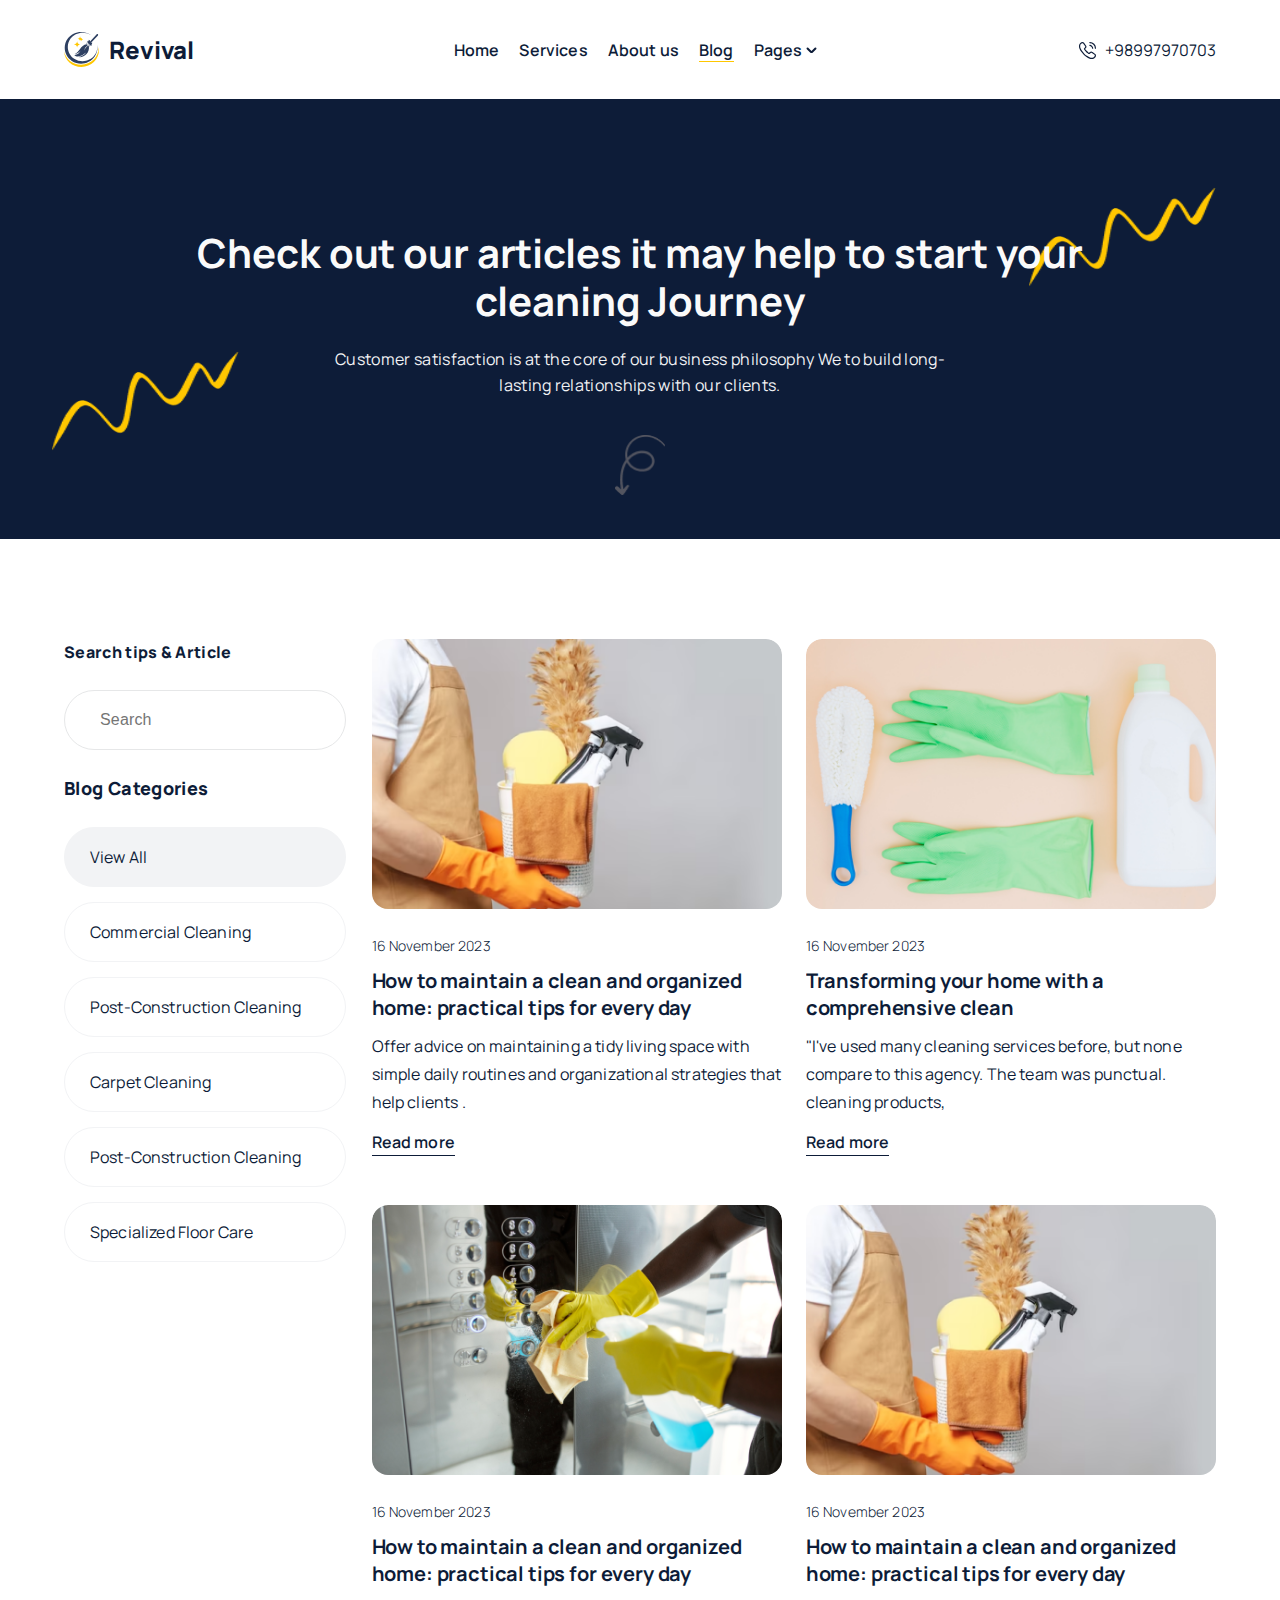
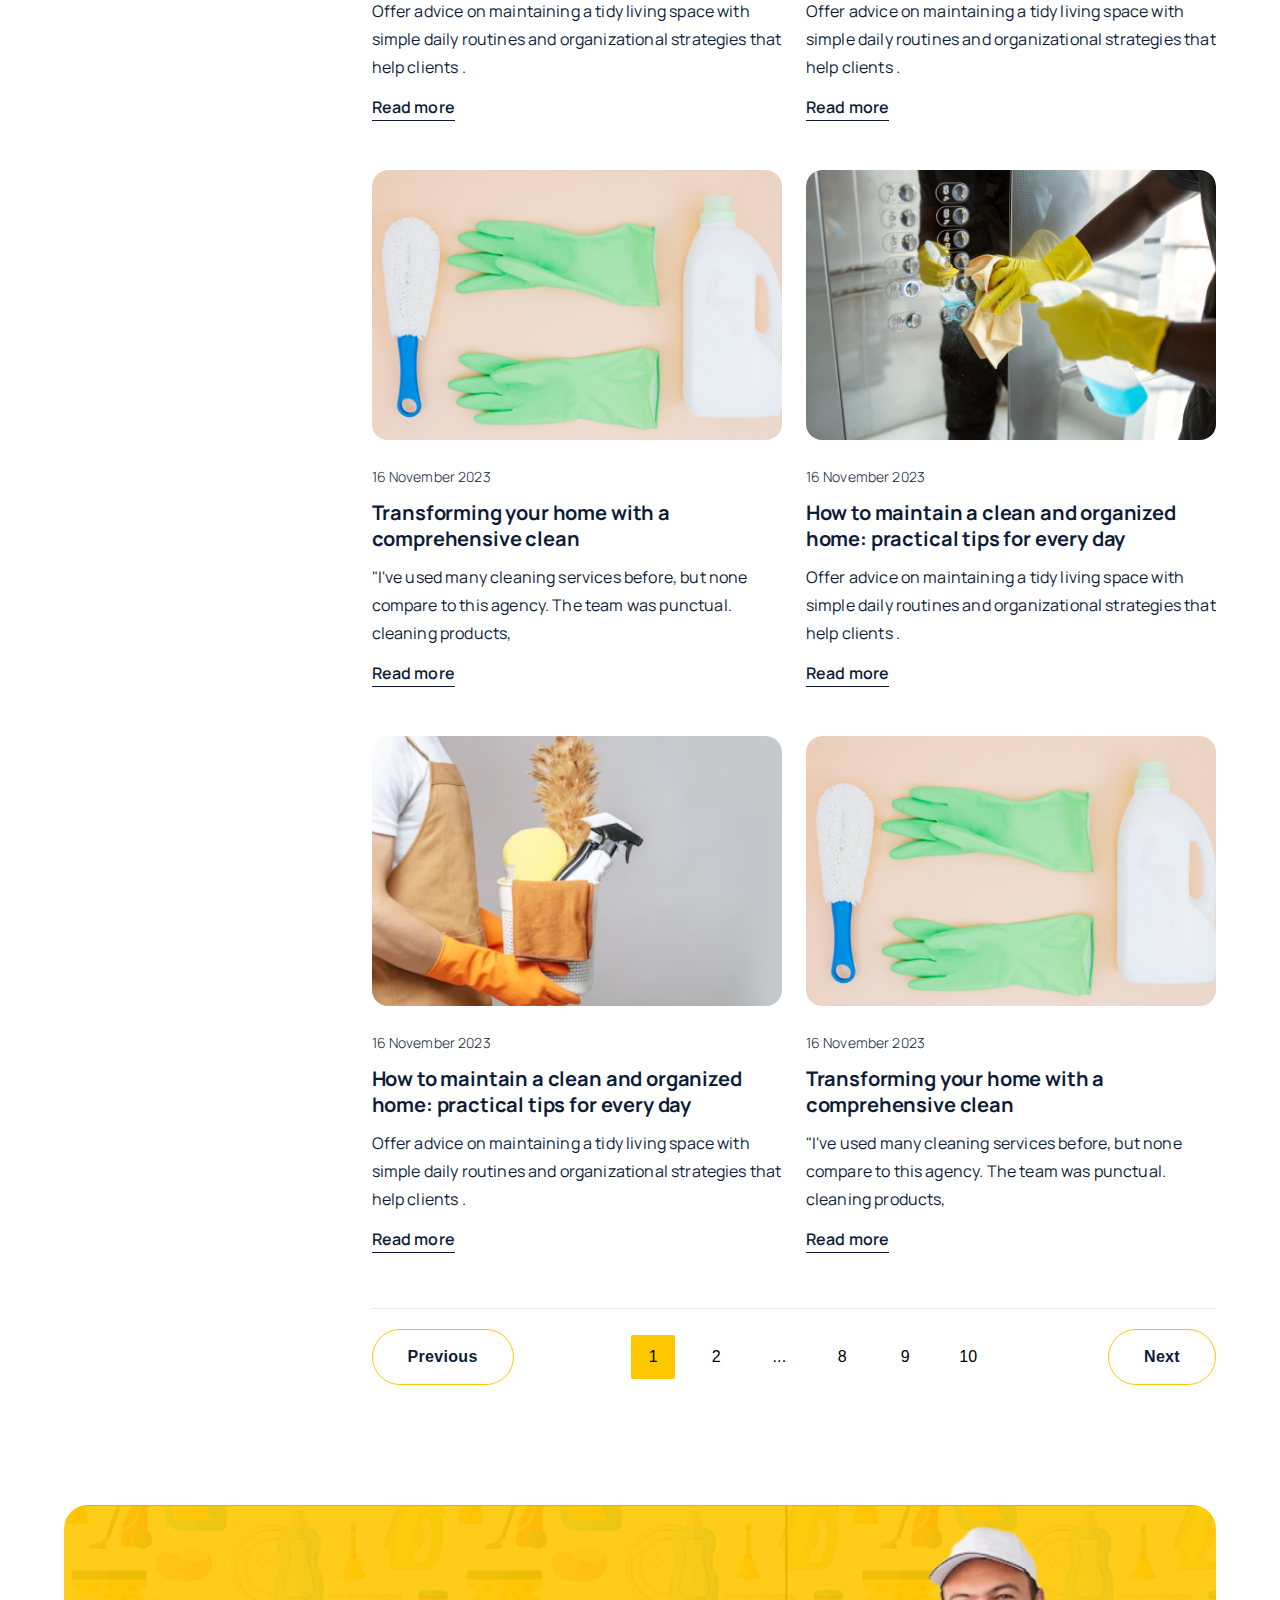
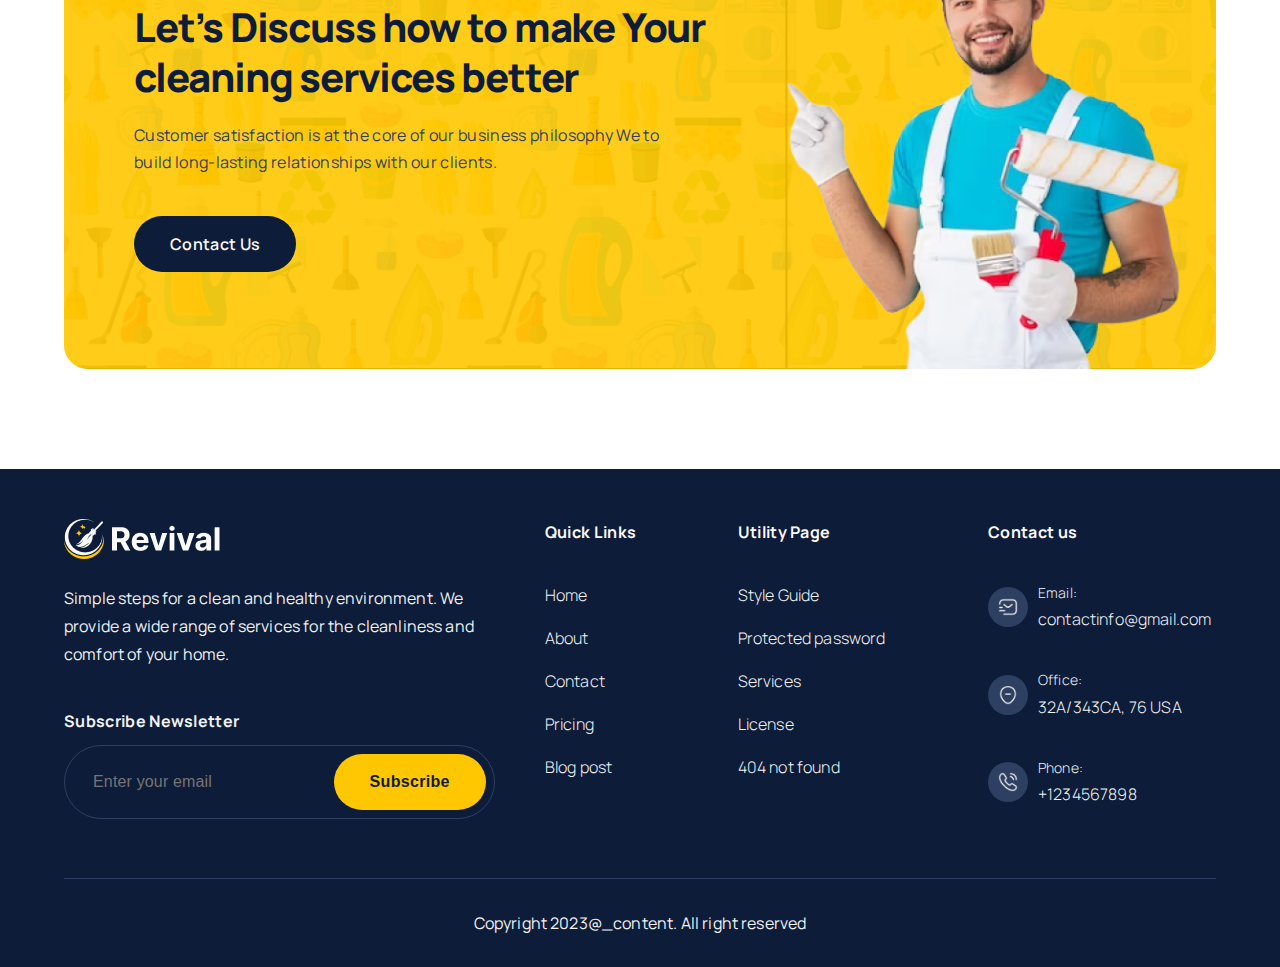
<file: blogs.html>
<!DOCTYPE html>
<html lang="en">
  <meta charset="UTF-8" />
  <meta name="viewport" content="width=device-width, initial-scale=1.0" />
  <link rel="shortcut icon" href="./images/home/logo.svg" type="image/x-icon" />
  <title>Blogs - Revival Digistack</title>
  <link
    rel="stylesheet"
    href="https://cdnjs.cloudflare.com/ajax/libs/font-awesome/6.5.1/css/all.min.css"
    integrity="sha512-DTOQO9RWCH3ppGqcWaEA1BIZOC6xxalwEsw9c2QQeAIftl+Vegovlnee1c9QX4TctnWMn13TZye+giMm8e2LwA=="
    crossorigin="anonymous"
    referrerpolicy="no-referrer"
  />
  <!-- <link rel="stylesheet" href="./plugins/css/bootstrap.min.css" /> -->
  <link rel="stylesheet" href="./css/style.css" />

  <body>
    <!-- nav bar  -->
    <header>
      <div class="header-container">
        <a href="/" class="logo text-decoration-none">
          <img src="./images/home/logo.svg" alt="" />
          <h3>Revival</h3>
        </a>
        <ul class="menu">
          <li><a href="/">Home</a></li>
          <li>
            <a href="/services.html" class="text-decoration-none">Services</a>
          </li>
          <li>
            <a href="/aboutus.html" class="text-decoration-none">About us</a>
          </li>
          <li>
            <a href="#" class="active text-decoration-none">Blog</a>
          </li>
          <li class="pages">
            <a href="#" class="text-decoration-none">Pages</a>
            <span>
              <img src="./images/home/arrow-down.svg" alt="" />
            </span>
            <ul class="dropdown-menu">
              <li><a href="/pricing.html">Pricing</a></li>
              <li><a href="/team.html">Team</a></li>
              <li><a href="/contactus.html">Contact us</a></li>
              <li><a href="/bookingservices.html">Booking Services</a></li>
              <li><a href="/faq.html">Faq's</a></li>
              <li><a href="/signin.html">Sign in</a></li>
            </ul>
          </li>
        </ul>
        <div class="phone-number">
          <img src="./images/home/call-icon.svg" alt="" />
          <p>+98997970703</p>
        </div>
        <img class="menu-icon" src="./images/home/menu-icon.svg" alt="" />
      </div>
    </header>

    <main>
      <!-- title section  -->
      <section class="title-section">
        <div class="title-banner">
          <div>
            <h2 class="title">
              Check out our articles it may help to start your cleaning Journey
            </h2>
            <p class="description">
              Customer satisfaction is at the core of our business philosophy We
              to build long-lasting relationships with our clients.
            </p>
          </div>
          <img class="jigjag-icon-one" src="./images/jigjag-icon.png" alt="" />
          <img class="jigjag-icon-two" src="./images/jigjag-icon.png" alt="" />
          <img
            class="spring-arrow-icon"
            src="./images/spring-arrow.png"
            alt=""
          />
        </div>
      </section>

      <!-- blog section -->
      <section class="blog-section">
        <div class="blog-sidebar">
          <div class="blog-sidebar-container">
            <div class="search-bar">
              <h4 class="search-title">Search tips & Article</h4>
              <div class="search-field">
                <i class="fa fa-search"></i>
                <input class="input-field" type="search" placeholder="Search" />
              </div>
            </div>
            <div class="sidebar-menu">
              <h4 class="sidebar-menu-title">Blog Categories</h4>
              <ul>
                <li><a class="active" href="#">View All</a></li>
                <li><a href="">Commercial Cleaning</a></li>
                <li><a href="">Post-Construction Cleaning</a></li>
                <li><a href="">Carpet Cleaning</a></li>
                <li><a href="">Post-Construction Cleaning</a></li>
                <li><a href="">Specialized Floor Care</a></li>
              </ul>
            </div>
          </div>
        </div>
        <div class="blog-container">
          <div class="blogs">
            <div class="news-card news-card-transparent">
              <img
                class="news-thumbnail news-thumbnail-medium"
                src="./images/blogs/blog-thumbnail1.png"
                alt=""
              />
              <div class="news-content news-content-nopadding">
                <p class="news-date">16 November 2023</p>
                <a href="" class="news-title">
                  How to maintain a clean and organized home: practical tips for
                  every day
                </a>
                <p class="news-description">
                  Offer advice on maintaining a tidy living space with simple
                  daily routines and organizational strategies that help clients
                  .
                </p>
                <a href="" class="read-more-btn">Read more</a>
              </div>
            </div>
            <div class="news-card news-card-transparent">
              <img
                class="news-thumbnail news-thumbnail-medium"
                src="./images/blogs/blog-thumbnail2.png"
                alt=""
              />
              <div class="news-content news-content-nopadding">
                <p class="news-date">16 November 2023</p>
                <a href="" class="news-title">
                  Transforming your home with a comprehensive clean
                </a>
                <p class="news-description">
                  "I've used many cleaning services before, but none compare to
                  this agency. The team was punctual. cleaning products,
                </p>
                <a href="" class="read-more-btn">Read more</a>
              </div>
            </div>
            <div class="news-card news-card-transparent">
              <img
                class="news-thumbnail news-thumbnail-medium"
                src="./images/blogs/blog-thumbnail3.png"
                alt=""
              />
              <div class="news-content news-content-nopadding">
                <p class="news-date">16 November 2023</p>
                <a href="" class="news-title">
                  How to maintain a clean and organized home: practical tips for
                  every day
                </a>
                <p class="news-description">
                  Offer advice on maintaining a tidy living space with simple
                  daily routines and organizational strategies that help clients
                  .
                </p>
                <a href="" class="read-more-btn">Read more</a>
              </div>
            </div>
            <div class="news-card news-card-transparent">
              <img
                class="news-thumbnail news-thumbnail-medium"
                src="./images/blogs/blog-thumbnail1.png"
                alt=""
              />
              <div class="news-content news-content-nopadding">
                <p class="news-date">16 November 2023</p>
                <a href="" class="news-title">
                  How to maintain a clean and organized home: practical tips for
                  every day
                </a>
                <p class="news-description">
                  Offer advice on maintaining a tidy living space with simple
                  daily routines and organizational strategies that help clients
                  .
                </p>
                <a href="" class="read-more-btn">Read more</a>
              </div>
            </div>
            <div class="news-card news-card-transparent">
              <img
                class="news-thumbnail news-thumbnail-medium"
                src="./images/blogs/blog-thumbnail2.png"
                alt=""
              />
              <div class="news-content news-content-nopadding">
                <p class="news-date">16 November 2023</p>
                <a href="" class="news-title">
                  Transforming your home with a comprehensive clean
                </a>
                <p class="news-description">
                  "I've used many cleaning services before, but none compare to
                  this agency. The team was punctual. cleaning products,
                </p>
                <a href="" class="read-more-btn">Read more</a>
              </div>
            </div>
            <div class="news-card news-card-transparent">
              <img
                class="news-thumbnail news-thumbnail-medium"
                src="./images/blogs/blog-thumbnail3.png"
                alt=""
              />
              <div class="news-content news-content-nopadding">
                <p class="news-date">16 November 2023</p>
                <a href="" class="news-title">
                  How to maintain a clean and organized home: practical tips for
                  every day
                </a>
                <p class="news-description">
                  Offer advice on maintaining a tidy living space with simple
                  daily routines and organizational strategies that help clients
                  .
                </p>
                <a href="" class="read-more-btn">Read more</a>
              </div>
            </div>
            <div class="news-card news-card-transparent">
              <img
                class="news-thumbnail news-thumbnail-medium"
                src="./images/blogs/blog-thumbnail1.png"
                alt=""
              />
              <div class="news-content news-content-nopadding">
                <p class="news-date">16 November 2023</p>
                <a href="" class="news-title">
                  How to maintain a clean and organized home: practical tips for
                  every day
                </a>
                <p class="news-description">
                  Offer advice on maintaining a tidy living space with simple
                  daily routines and organizational strategies that help clients
                  .
                </p>
                <a href="" class="read-more-btn">Read more</a>
              </div>
            </div>
            <div class="news-card news-card-transparent">
              <img
                class="news-thumbnail news-thumbnail-medium"
                src="./images/blogs/blog-thumbnail2.png"
                alt=""
              />
              <div class="news-content news-content-nopadding">
                <p class="news-date">16 November 2023</p>
                <a href="" class="news-title">
                  Transforming your home with a comprehensive clean
                </a>
                <p class="news-description">
                  "I've used many cleaning services before, but none compare to
                  this agency. The team was punctual. cleaning products,
                </p>
                <a href="" class="read-more-btn">Read more</a>
              </div>
            </div>
          </div>
          <div class="pagination-container">
            <div class="btn-container">
              <button class="previous-btn">Previous</button>
              <div class="numeric-all-btn">
                <button class="numeric-btn active">1</button>
                <button class="numeric-btn">2</button>
                <button class="numeric-btn">...</button>
                <button class="numeric-btn">8</button>
                <button class="numeric-btn">9</button>
                <button class="numeric-btn">10</button>
              </div>
              <button class="next-btn">Next</button>
            </div>
          </div>
        </div>
      </section>

      <!-- contact banner section  -->
      <section class="contact-banner">
        <div class="contact-banner-container">
          <div class="contact-banner-content">
            <h2 class="">
              Let’s Discuss how to make Your cleaning services better
            </h2>
            <p>
              Customer satisfaction is at the core of our business philosophy We
              to build long-lasting relationships with our clients.
            </p>
            <div class="contact-btn">
              <a href="#"> Contact Us</a>
            </div>
          </div>
          <div class="contact-img-container">
            <img src="./images/man.png" alt="" />
          </div>
        </div>
      </section>
    </main>

    <footer>
      <div class="footer-container">
        <div class="footer-content">
          <div class="footer-info">
            <img src="./images/logo-with-text.png" alt="" />
            <p>
              Simple steps for a clean and healthy environment. We provide a
              wide range of services for the cleanliness and comfort of your
              home.
            </p>
            <h3 class="form-title">Subscribe Newsletter</h3>
            <form>
              <input type="email" placeholder="Enter your email" required />
              <button type="submit">Subscribe</button>
            </form>
          </div>
          <ul class="quick-links">
            <li class="menu-title">Quick Links</li>
            <li><a href="/">Home</a></li>
            <li><a href="./aboutus.html">About</a></li>
            <li><a href="./aboutus.html">Contact</a></li>
            <li><a href="./aboutus.html">Pricing</a></li>
            <li><a href="./aboutus.html">Blog post</a></li>
          </ul>
          <ul class="utility-page">
            <li class="menu-title">Utility Page</li>
            <li><a href="#">Style Guide</a></li>
            <li><a href="#">Protected password</a></li>
            <li><a href="#">Services</a></li>
            <li><a href="#">License</a></li>
            <li><a href="#">404 not found</a></li>
          </ul>
          <ul class="contact-us">
            <li class="menu-title">Contact us</li>
            <li>
              <div class="icon">
                <img src="./images/sms-tracking.png" alt="" />
              </div>
              <div>
                <p>Email:</p>
                <p>contactinfo@gmail.com</p>
              </div>
            </li>
            <li>
              <div class="icon">
                <img src="./images/location-minus.png" alt="" />
              </div>
              <div>
                <p>Office:</p>
                <p>32A/343CA, 76 USA</p>
              </div>
            </li>
            <li>
              <div class="icon">
                <img src="./images/call-calling.png" alt="" />
              </div>
              <div>
                <p>Phone:</p>
                <p>+1234567898</p>
              </div>
            </li>
          </ul>
        </div>
        <div class="copy-write-content">
          <div class="footer-line"></div>
          <p class="copy-write-text">
            Copyright 2023@_content. All right reserved
          </p>
        </div>
      </div>
    </footer>

    <script src="./plugins/js/bootstrap.bundle.js"></script>
  </body>
</html>
</file>
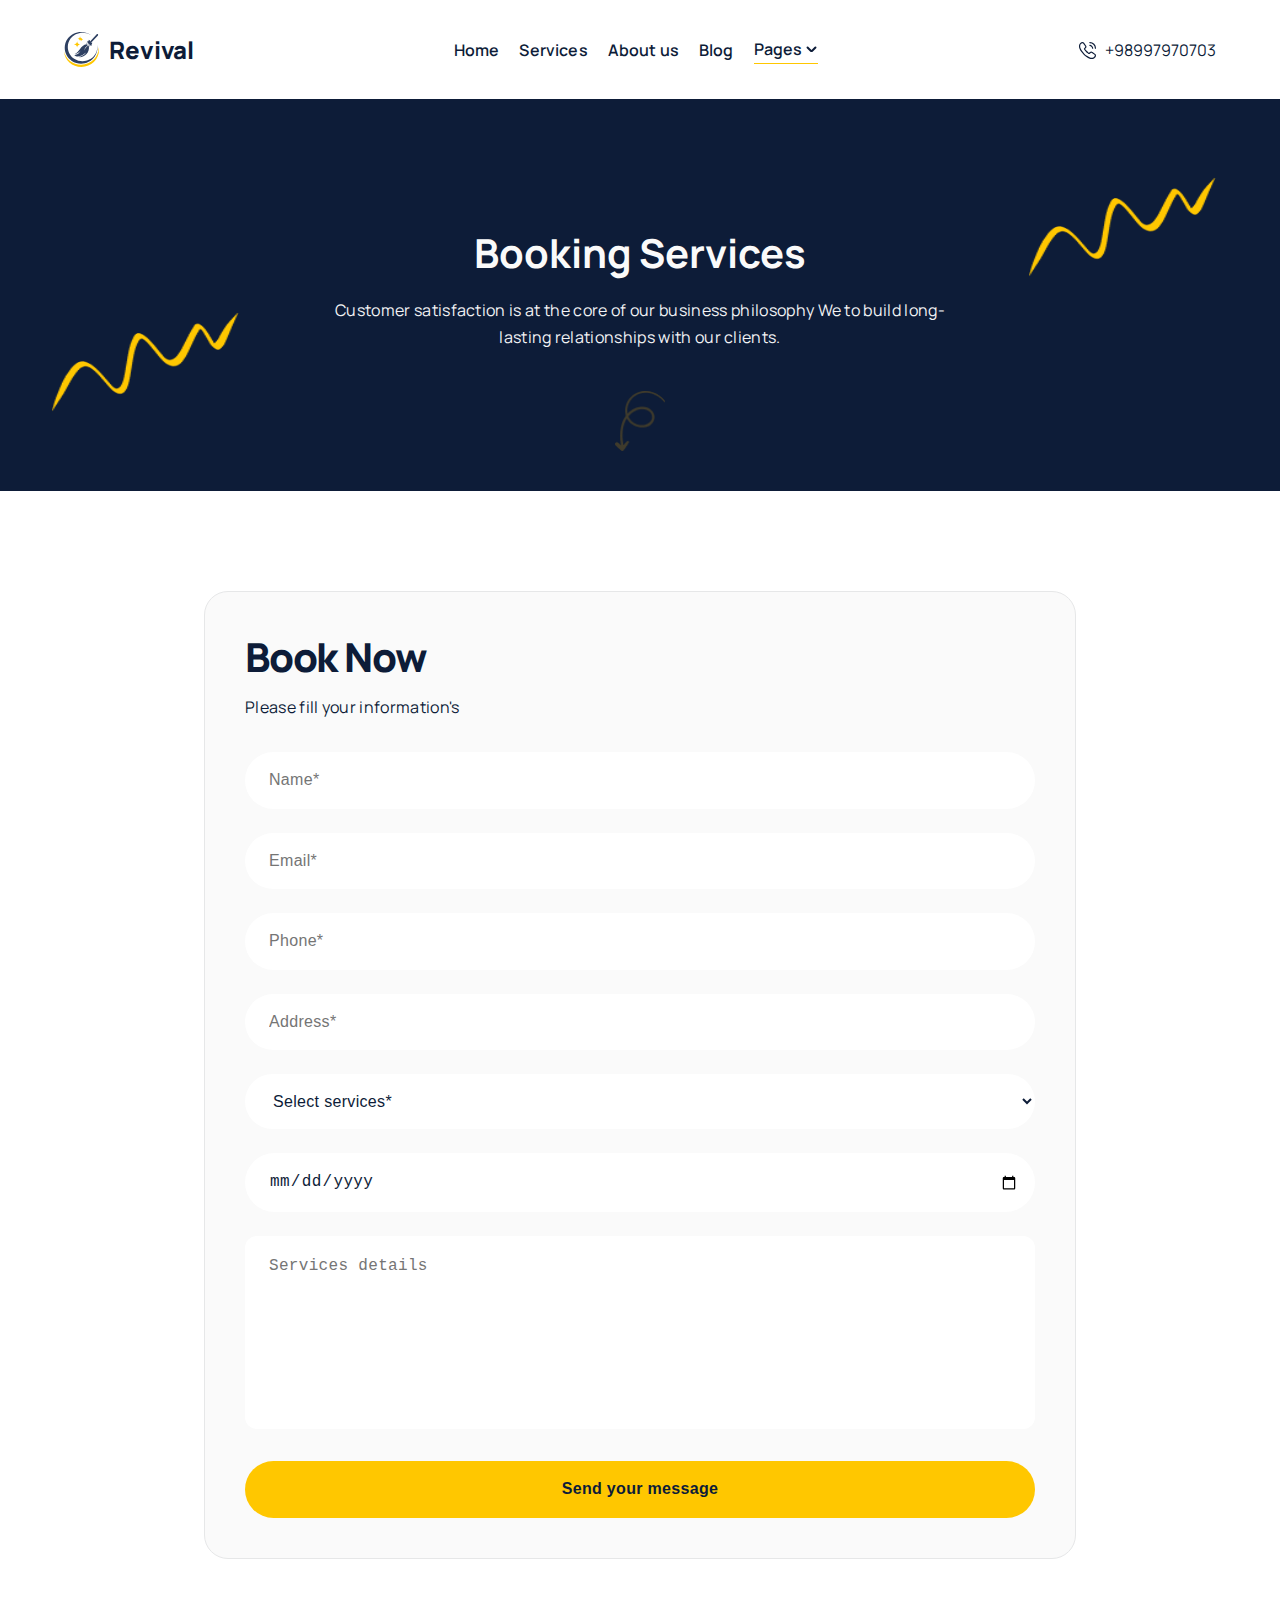
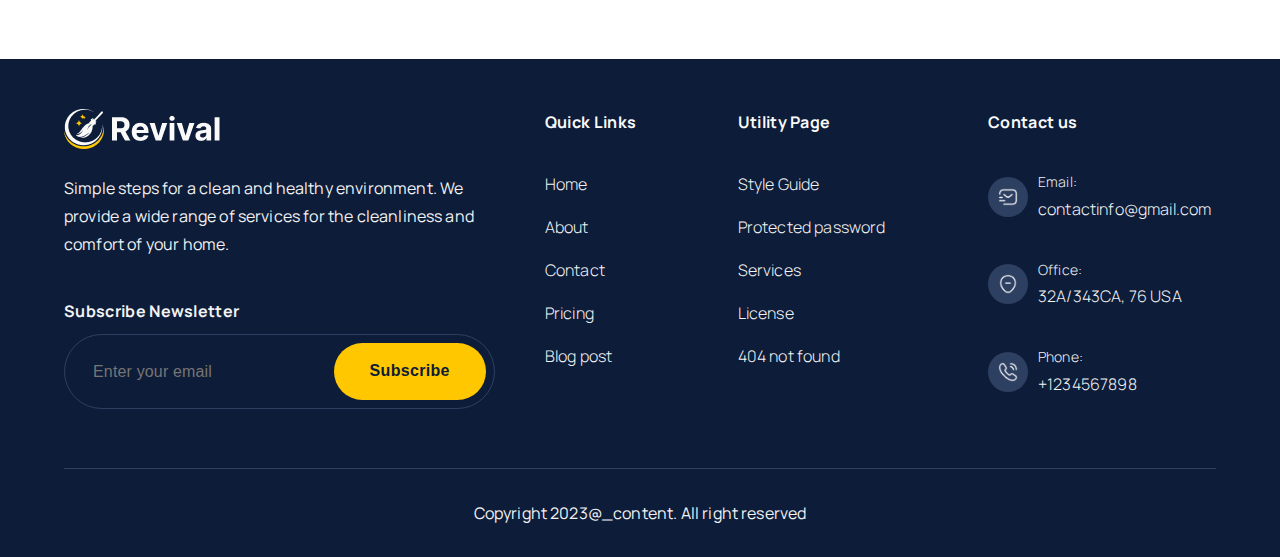
<file: bookingservices.html>
<!DOCTYPE html>
<html lang="en">
  <meta charset="UTF-8" />
  <meta name="viewport" content="width=device-width, initial-scale=1.0" />
  <link rel="shortcut icon" href="./images/home/logo.svg" type="image/x-icon" />
  <title>Booking Services - Revival Digistack</title>
  <!-- <link rel="stylesheet" href="./plugins/css/bootstrap.min.css" /> -->
  <link rel="stylesheet" href="./css/style.css" />

  <body>
    <!-- nav bar  -->
    <header>
      <div class="header-container">
        <a href="/" class="logo text-decoration-none">
          <img src="./images/home/logo.svg" alt="" />
          <h3>Revival</h3>
        </a>
        <ul class="menu">
          <li><a href="/">Home</a></li>
          <li>
            <a href="/services.html" class="text-decoration-none">Services</a>
          </li>
          <li>
            <a href="/aboutus.html" class="text-decoration-none">About us</a>
          </li>
          <li><a href="/blogs.html" class="text-decoration-none">Blog</a></li>
          <li class="active pages">
            <a href="#" class="text-decoration-none">Pages</a>
            <span>
              <img src="./images/home/arrow-down.svg" alt="" />
            </span>
            <ul class="dropdown-menu">
              <li><a href="/pricing.html">Pricing</a></li>
              <li><a href="/team.html">Team</a></li>
              <li><a href="/contactus.html">Contact us</a></li>
              <li><a href="#">Booking Services</a></li>
              <li><a href="/faq.html">Faq's</a></li>
              <li><a href="/signin.html">Sign in</a></li>
            </ul>
          </li>
        </ul>
        <div class="phone-number">
          <img src="./images/home/call-icon.svg" alt="" />
          <p>+98997970703</p>
        </div>
        <img class="menu-icon" src="./images/home/menu-icon.svg" alt="" />
      </div>
    </header>

    <main>
      <!-- title section  -->
      <section class="title-section">
        <div class="title-banner">
          <div>
            <h2 class="title">Booking Services</h2>
            <p class="description">
              Customer satisfaction is at the core of our business philosophy We
              to build long-lasting relationships with our clients.
            </p>
          </div>
          <img class="jigjag-icon-one" src="./images/jigjag-icon.png" alt="" />
          <img class="jigjag-icon-two" src="./images/jigjag-icon.png" alt="" />
          <img
            class="spring-arrow-icon"
            src="./images/spring-dark.png"
            alt=""
          />
        </div>
      </section>

      <!-- booking form  -->
      <section class="booking-form-section">
        <div class="booking-form">
          <form class="main-form">
            <h3 class="form-title">Book Now</h3>
            <p class="form-description form-description-large-margin">
              Please fill your information's
            </p>
            <div class="all-inputs all-inputs-medium-gap">
              <input
                class="input-field input-field-light input-field-borderless"
                type="text"
                placeholder="Name*"
                required
              />
              <input
                class="input-field input-field-light input-field-borderless"
                type="email"
                placeholder="Email*"
                required
              />
              <input
                class="input-field input-field-light input-field-borderless"
                type="number"
                placeholder="Phone*"
                required
              />
              <input
                class="input-field input-field-light input-field-borderless"
                type="text"
                placeholder="Address*"
                required
              />
              <select
                class="select-field select-field-light select-field-borderless"
              >
                <option class="default-text">Select services*</option>
                <option value="Commercial Cleaning">Commercial Cleaning</option>
                <option value="Carpet Cleaning">Carpet Cleaning</option>
                <option value="Specialized Floor Care">
                  Specialized Floor Care
                </option>
                <option value="Post-Construction Cleaning">
                  Post-Construction Cleaning
                </option>
                <option value="Post-Construction Cleaning">
                  Post-Construction Cleaning
                </option>
              </select>
              <input
                class="input-field input-field-light input-field-borderless"
                type="date"
                placeholder="Select date*"
                required
              />
              <textarea
                class="text-area-field text-area-field-light text-area-field-borderless"
                placeholder="Services details"
                rows="6"
                required
              ></textarea>
            </div>
            <input class="submit-btn" type="submit" value="Send your message" />
          </form>
        </div>
      </section>
    </main>

    <footer>
      <div class="footer-container">
        <div class="footer-content">
          <div class="footer-info">
            <img src="./images/logo-with-text.png" alt="" />
            <p>
              Simple steps for a clean and healthy environment. We provide a
              wide range of services for the cleanliness and comfort of your
              home.
            </p>
            <h3 class="form-title">Subscribe Newsletter</h3>
            <form>
              <input type="email" placeholder="Enter your email" required />
              <button type="submit">Subscribe</button>
            </form>
          </div>
          <ul class="quick-links">
            <li class="menu-title">Quick Links</li>
            <li><a href="/">Home</a></li>
            <li><a href="./aboutus.html">About</a></li>
            <li><a href="./aboutus.html">Contact</a></li>
            <li><a href="./aboutus.html">Pricing</a></li>
            <li><a href="./aboutus.html">Blog post</a></li>
          </ul>
          <ul class="utility-page">
            <li class="menu-title">Utility Page</li>
            <li><a href="#">Style Guide</a></li>
            <li><a href="#">Protected password</a></li>
            <li><a href="#">Services</a></li>
            <li><a href="#">License</a></li>
            <li><a href="#">404 not found</a></li>
          </ul>
          <ul class="contact-us">
            <li class="menu-title">Contact us</li>
            <li>
              <div class="icon">
                <img src="./images/sms-tracking.png" alt="" />
              </div>
              <div>
                <p>Email:</p>
                <p>contactinfo@gmail.com</p>
              </div>
            </li>
            <li>
              <div class="icon">
                <img src="./images/location-minus.png" alt="" />
              </div>
              <div>
                <p>Office:</p>
                <p>32A/343CA, 76 USA</p>
              </div>
            </li>
            <li>
              <div class="icon">
                <img src="./images/call-calling.png" alt="" />
              </div>
              <div>
                <p>Phone:</p>
                <p>+1234567898</p>
              </div>
            </li>
          </ul>
        </div>
        <div class="copy-write-content">
          <div class="footer-line"></div>
          <p class="copy-write-text">
            Copyright 2023@_content. All right reserved
          </p>
        </div>
      </div>
    </footer>

    <script src="./plugins/js/bootstrap.bundle.js"></script>
  </body>
</html>
</file>
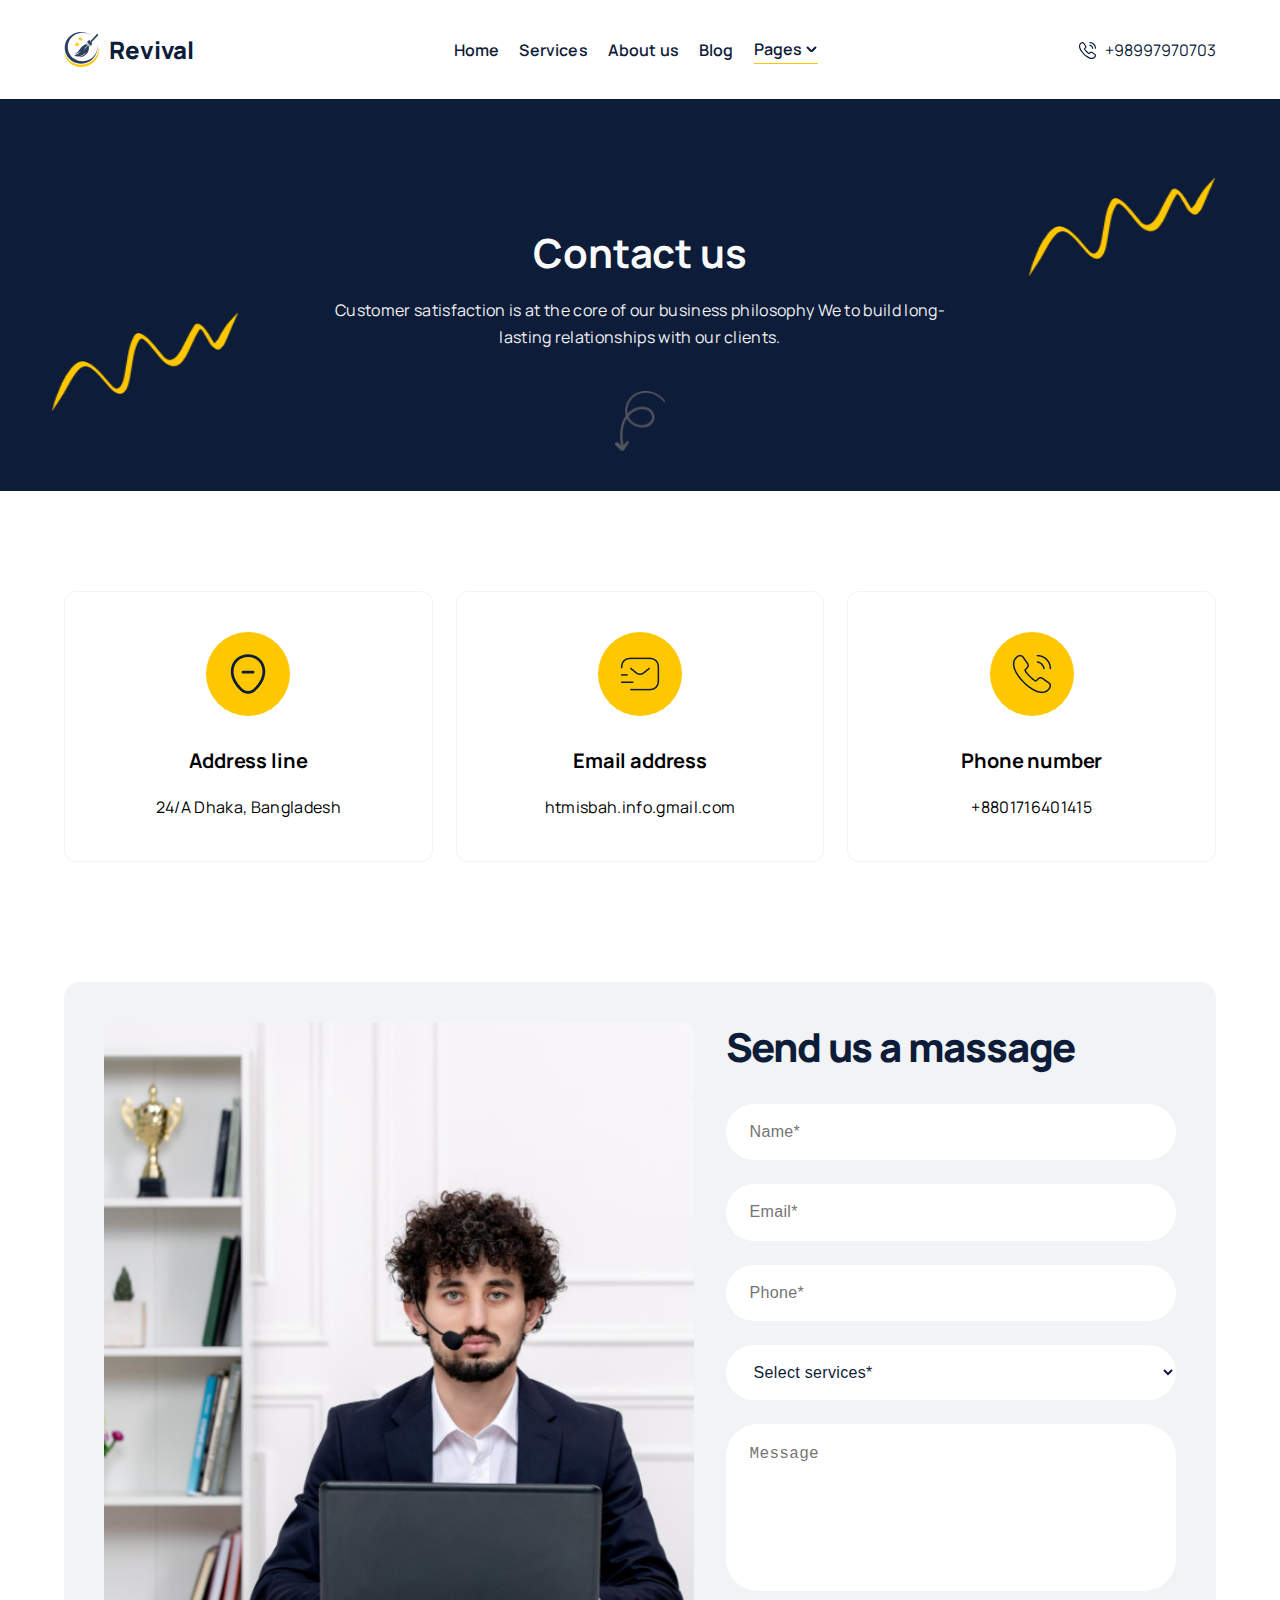
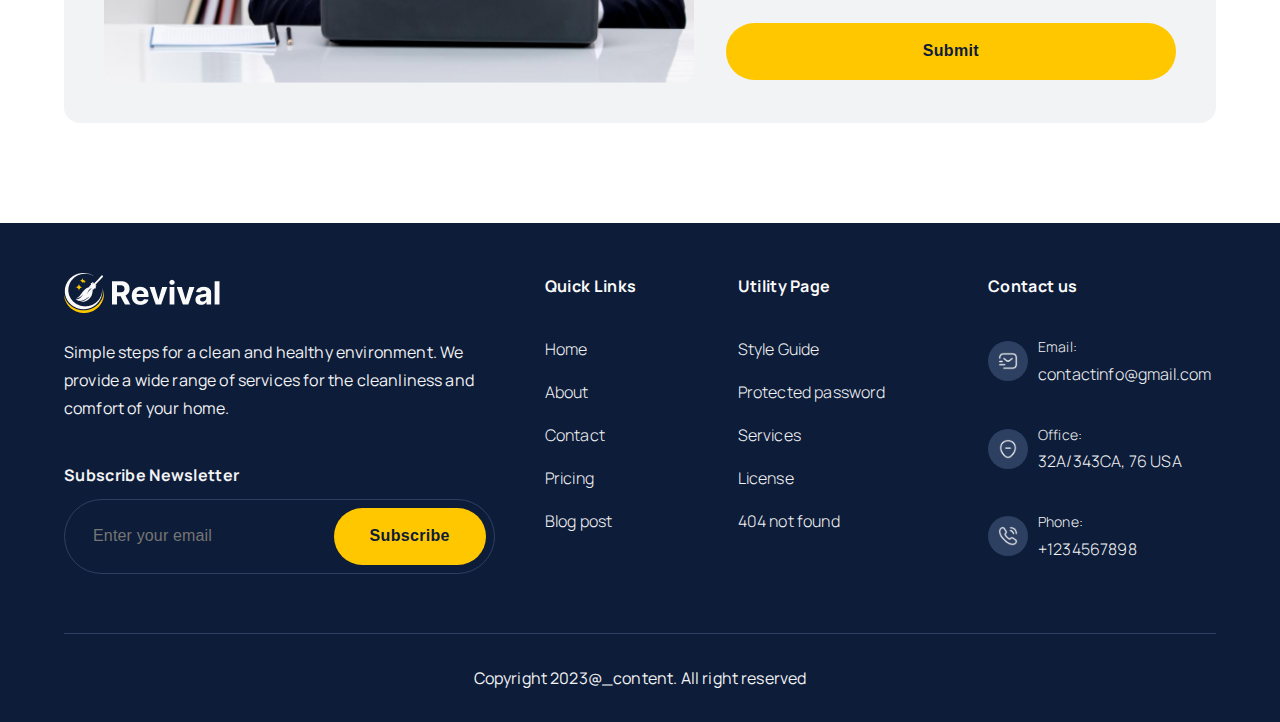
<file: contactus.html>
<!DOCTYPE html>
<html lang="en">
  <meta charset="UTF-8" />
  <meta name="viewport" content="width=device-width, initial-scale=1.0" />
  <link rel="shortcut icon" href="./images/home/logo.svg" type="image/x-icon" />
  <title>Contact us - Revival Digistack</title>
  <!-- <link rel="stylesheet" href="./plugins/css/bootstrap.min.css" /> -->
  <link rel="stylesheet" href="./css/style.css" />

  <body>
    <!-- nav bar  -->
    <header>
      <div class="header-container">
        <a href="/" class="logo text-decoration-none">
          <img src="./images/home/logo.svg" alt="" />
          <h3>Revival</h3>
        </a>
        <ul class="menu">
          <li><a href="/">Home</a></li>
          <li>
            <a href="/services.html" class="text-decoration-none">Services</a>
          </li>
          <li>
            <a href="/aboutus.html" class="text-decoration-none">About us</a>
          </li>
          <li><a href="/blogs.html" class="text-decoration-none">Blog</a></li>
          <li class="active pages">
            <a href="#" class="text-decoration-none">Pages</a>
            <span>
              <img src="./images/home/arrow-down.svg" alt="" />
            </span>
            <ul class="dropdown-menu">
              <li><a href="/pricing.html">Pricing</a></li>
              <li><a href="/team.html">Team</a></li>
              <li><a href="#">Contact us</a></li>
              <li><a href="/bookingservices.html">Booking Services</a></li>
              <li><a href="/faq.html">Faq's</a></li>
              <li><a href="/signin.html">Sign in</a></li>
            </ul>
          </li>
        </ul>
        <div class="phone-number">
          <img src="./images/home/call-icon.svg" alt="" />
          <p>+98997970703</p>
        </div>
        <img class="menu-icon" src="./images/home/menu-icon.svg" alt="" />
      </div>
    </header>

    <main>
      <!-- title section  -->
      <section class="title-section">
        <div class="title-banner">
          <div>
            <h2 class="title">Contact us</h2>
            <p class="description">
              Customer satisfaction is at the core of our business philosophy We
              to build long-lasting relationships with our clients.
            </p>
          </div>
          <img class="jigjag-icon-one" src="./images/jigjag-icon.png" alt="" />
          <img class="jigjag-icon-two" src="./images/jigjag-icon.png" alt="" />
          <img
            class="spring-arrow-icon"
            src="./images/spring-arrow.png"
            alt=""
          />
        </div>
      </section>

      <!-- contact info section -->
      <section class="contact-info-section">
        <div class="contact-card">
          <div class="icon">
            <img src="./images/location-minus-dark.png" alt="" />
          </div>
          <h3 class="contact-title">Address line</h3>
          <p class="contact-info">24/A Dhaka, Bangladesh</p>
        </div>
        <div class="contact-card">
          <div class="icon">
            <img src="./images/sms-tracking-dark.png" alt="" />
          </div>
          <h3 class="contact-title">Email address</h3>
          <p class="contact-info">htmisbah.info.gmail.com</p>
        </div>
        <div class="contact-card">
          <div class="icon">
            <img src="./images/call-calling-dark.png" alt="" />
          </div>
          <h3 class="contact-title">Phone number</h3>
          <p class="contact-info">+8801716401415</p>
        </div>
      </section>

      <!-- contact form section -->
      <section class="contact-form-section">
        <img
          class="contact-form-banner"
          src="./images/contact-form-banner.png"
          alt=""
        />
        <div class="contact-form">
          <form class="main-form main-form-borderless main-form-paddingless">
            <h3 class="form-title form-title-large-margin">
              Send us a massage
            </h3>
            <div class="all-inputs all-inputs-medium-gap">
              <input
                class="input-field input-field-light input-field-borderless"
                type="text"
                placeholder="Name*"
                required
              />
              <input
                class="input-field input-field-light input-field-borderless"
                type="email"
                placeholder="Email*"
                required
              />
              <input
                class="input-field input-field-light input-field-borderless"
                type="number"
                placeholder="Phone*"
                required
              />
              <select
                class="select-field select-field-light select-field-borderless"
              >
                <option class="default-text">Select services*</option>
                <option value="Commercial Cleaning">Commercial Cleaning</option>
                <option value="Carpet Cleaning">Carpet Cleaning</option>
                <option value="Specialized Floor Care">
                  Specialized Floor Care
                </option>
                <option value="Post-Construction Cleaning">
                  Post-Construction Cleaning
                </option>
                <option value="Post-Construction Cleaning">
                  Post-Construction Cleaning
                </option>
              </select>
              <textarea
                class="text-area-field text-area-field-light text-area-field-borderless text-area-field-large-rounded"
                placeholder="Message"
                rows="5"
                required
              ></textarea>
            </div>
            <input class="submit-btn" type="submit" value="Submit" />
          </form>
        </div>
      </section>
    </main>

    <footer>
      <div class="footer-container">
        <div class="footer-content">
          <div class="footer-info">
            <img src="./images/logo-with-text.png" alt="" />
            <p>
              Simple steps for a clean and healthy environment. We provide a
              wide range of services for the cleanliness and comfort of your
              home.
            </p>
            <h3 class="form-title">Subscribe Newsletter</h3>
            <form>
              <input type="email" placeholder="Enter your email" required />
              <button type="submit">Subscribe</button>
            </form>
          </div>
          <ul class="quick-links">
            <li class="menu-title">Quick Links</li>
            <li><a href="/">Home</a></li>
            <li><a href="./aboutus.html">About</a></li>
            <li><a href="./aboutus.html">Contact</a></li>
            <li><a href="./aboutus.html">Pricing</a></li>
            <li><a href="./aboutus.html">Blog post</a></li>
          </ul>
          <ul class="utility-page">
            <li class="menu-title">Utility Page</li>
            <li><a href="#">Style Guide</a></li>
            <li><a href="#">Protected password</a></li>
            <li><a href="#">Services</a></li>
            <li><a href="#">License</a></li>
            <li><a href="#">404 not found</a></li>
          </ul>
          <ul class="contact-us">
            <li class="menu-title">Contact us</li>
            <li>
              <div class="icon">
                <img src="./images/sms-tracking.png" alt="" />
              </div>
              <div>
                <p>Email:</p>
                <p>contactinfo@gmail.com</p>
              </div>
            </li>
            <li>
              <div class="icon">
                <img src="./images/location-minus.png" alt="" />
              </div>
              <div>
                <p>Office:</p>
                <p>32A/343CA, 76 USA</p>
              </div>
            </li>
            <li>
              <div class="icon">
                <img src="./images/call-calling.png" alt="" />
              </div>
              <div>
                <p>Phone:</p>
                <p>+1234567898</p>
              </div>
            </li>
          </ul>
        </div>
        <div class="copy-write-content">
          <div class="footer-line"></div>
          <p class="copy-write-text">
            Copyright 2023@_content. All right reserved
          </p>
        </div>
      </div>
    </footer>

    <script src="./plugins/js/bootstrap.bundle.js"></script>
  </body>
</html>
</file>
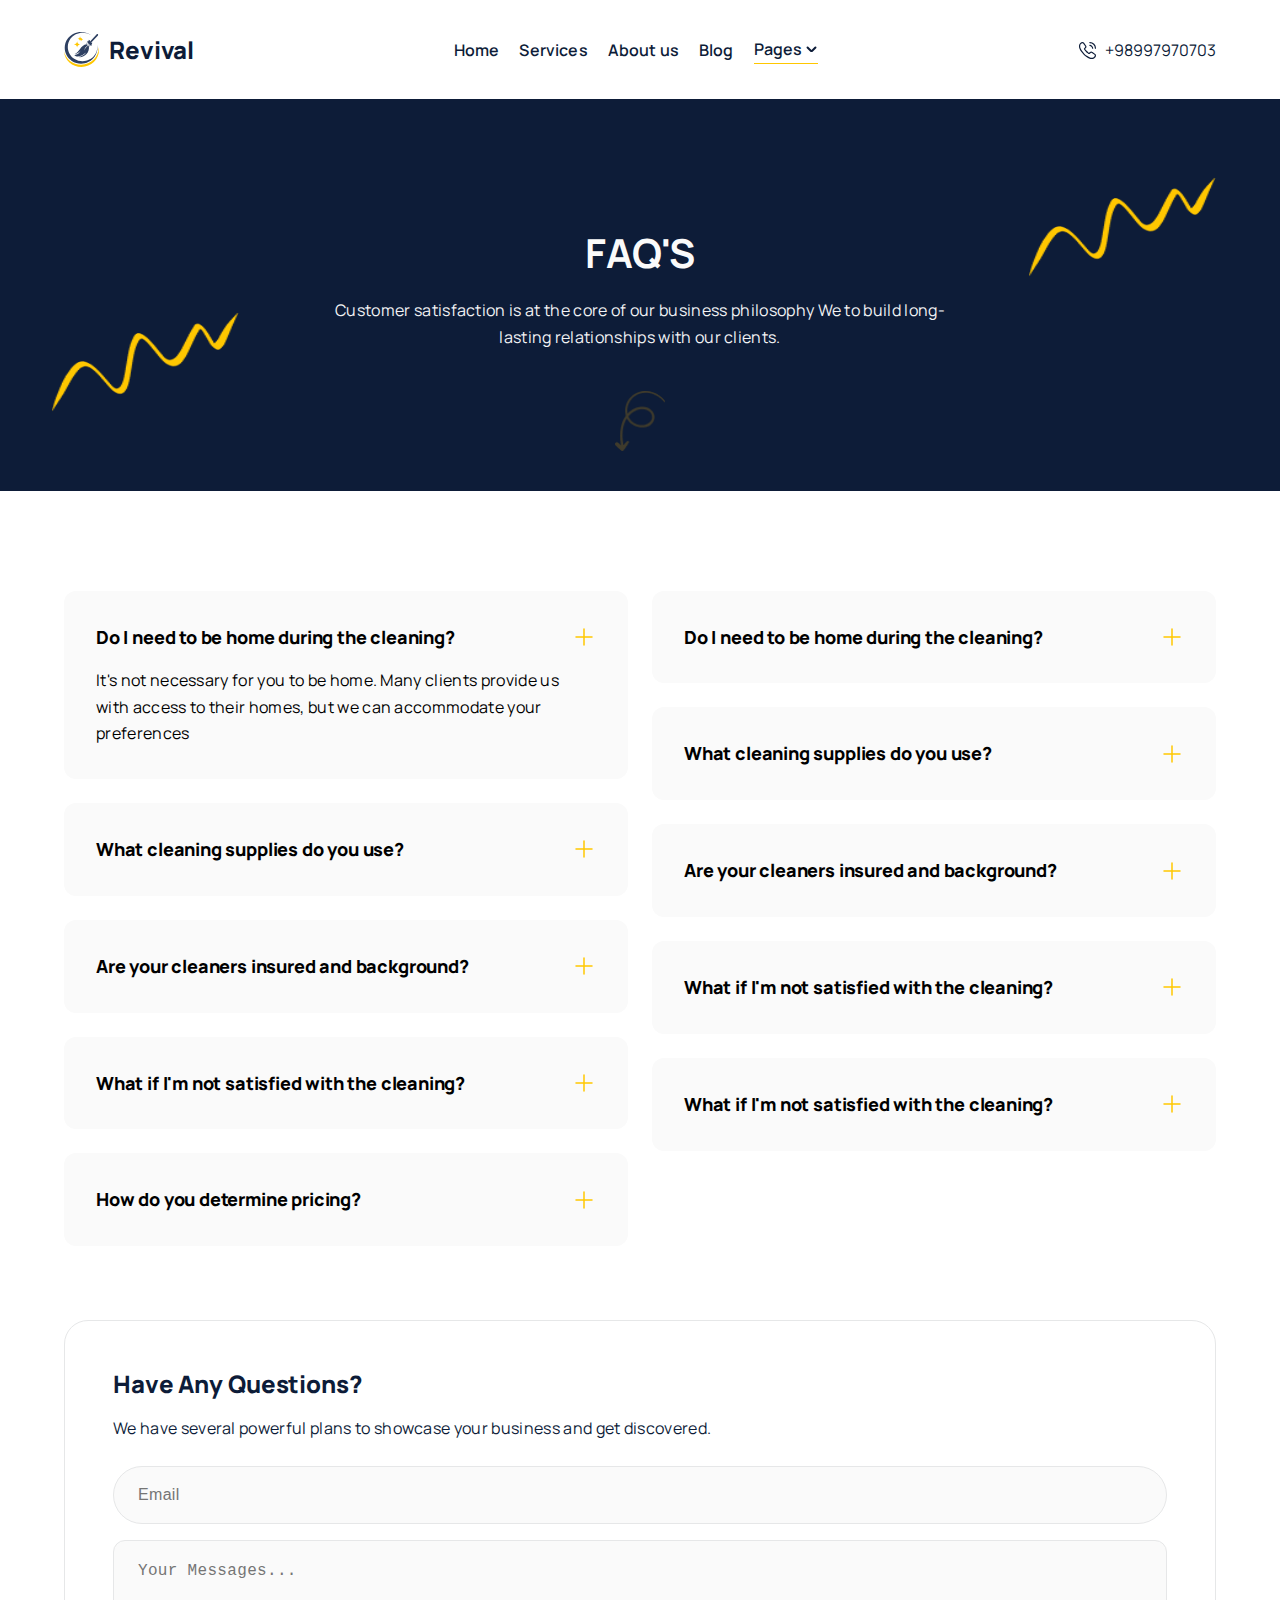
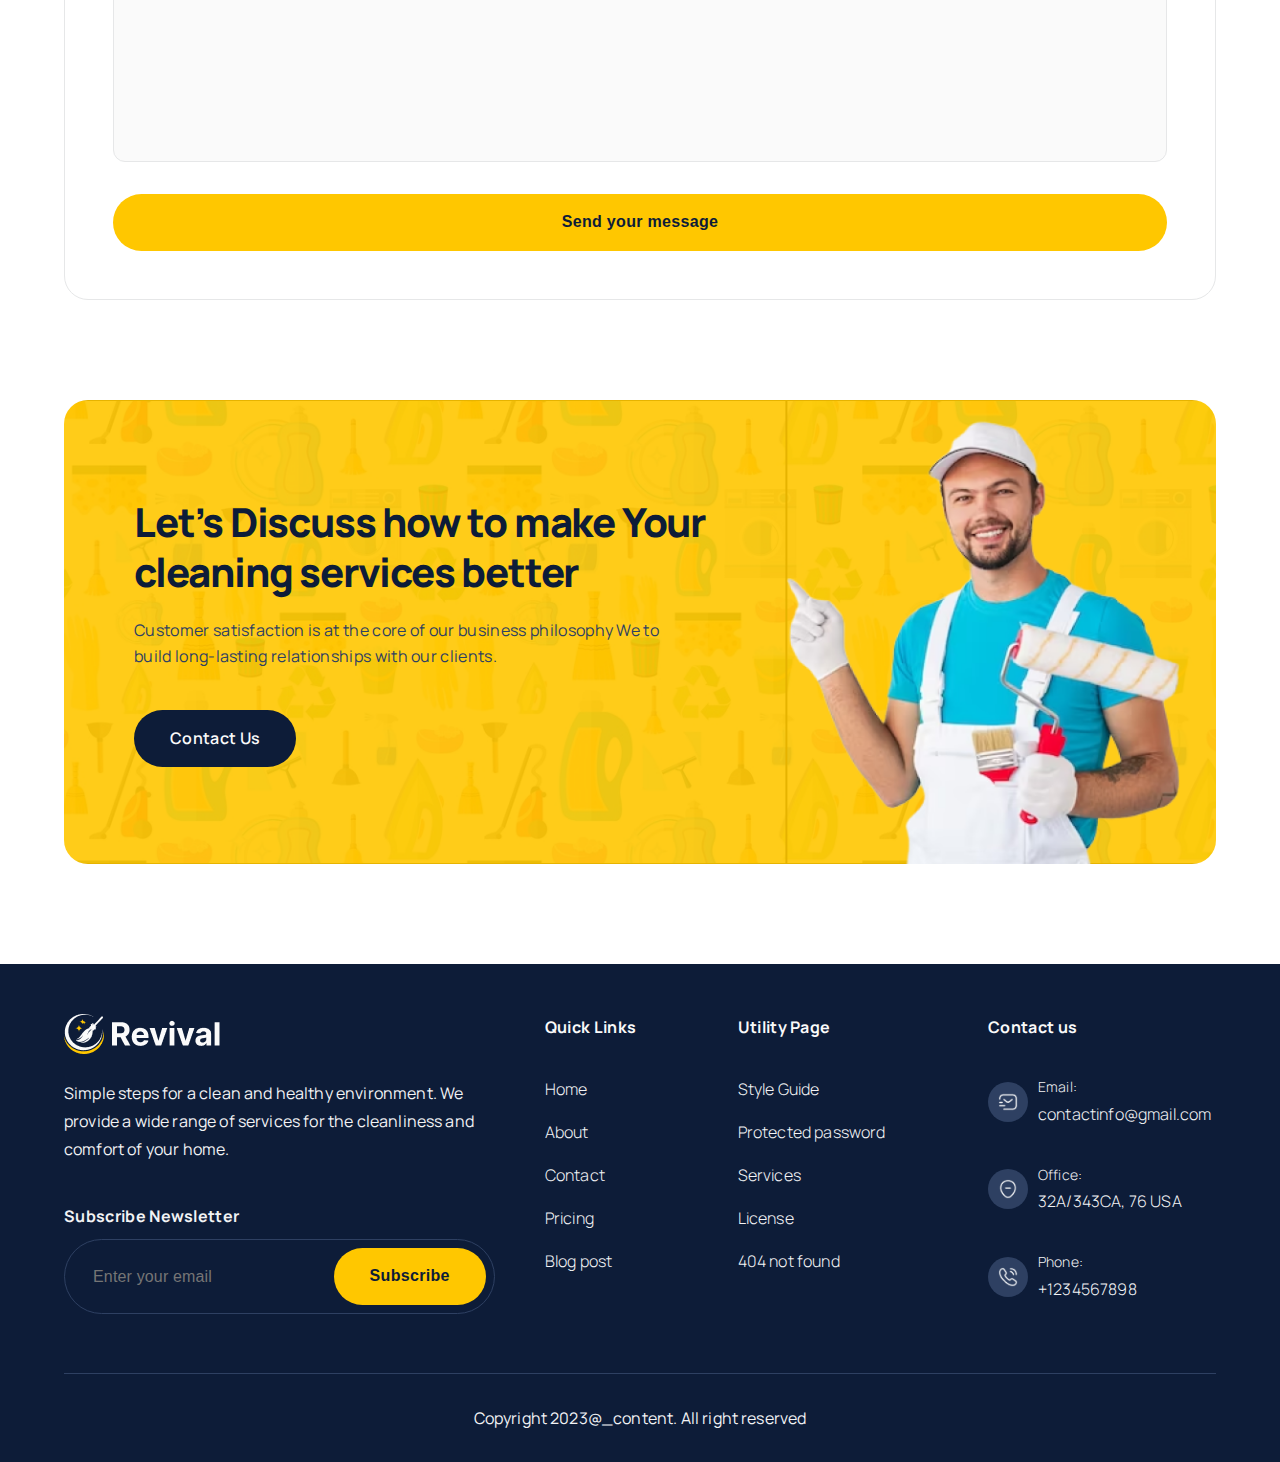
<file: faq.html>
<!DOCTYPE html>
<html lang="en">
  <meta charset="UTF-8" />
  <meta name="viewport" content="width=device-width, initial-scale=1.0" />
  <link rel="shortcut icon" href="./images/home/logo.svg" type="image/x-icon" />
  <title>Blogs - Revival Digistack</title>
  <!-- <link rel="stylesheet" href="./plugins/css/bootstrap.min.css" /> -->
  <script
    src="https://cdnjs.cloudflare.com/ajax/libs/jquery/3.7.1/jquery.min.js"
    integrity="sha512-v2CJ7UaYy4JwqLDIrZUI/4hqeoQieOmAZNXBeQyjo21dadnwR+8ZaIJVT8EE2iyI61OV8e6M8PP2/4hpQINQ/g=="
    crossorigin="anonymous"
    referrerpolicy="no-referrer"
  ></script>
  <link rel="stylesheet" href="./css/style.css" />

  <body>
    <!-- nav bar  -->
    <header>
      <div class="header-container">
        <a href="/" class="logo text-decoration-none">
          <img src="./images/home/logo.svg" alt="" />
          <h3>Revival</h3>
        </a>
        <ul class="menu">
          <li><a href="/">Home</a></li>
          <li>
            <a href="/services.html" class="text-decoration-none">Services</a>
          </li>
          <li>
            <a href="/aboutus.html" class="text-decoration-none">About us</a>
          </li>
          <li><a href="/blogs.html" class="text-decoration-none">Blog</a></li>
          <li class="active pages">
            <a href="#" class="text-decoration-none">Pages</a>
            <span>
              <img src="./images/home/arrow-down.svg" alt="" />
            </span>
            <ul class="dropdown-menu">
              <li><a href="/pricing.html">Pricing</a></li>
              <li><a href="/team.html">Team</a></li>
              <li><a href="/contactus.html">Contact us</a></li>
              <li><a href="/bookingservices.html">Booking Services</a></li>
              <li><a href="#">Faq's</a></li>
              <li><a href="/signin.html">Sign in</a></li>
            </ul>
          </li>
        </ul>
        <div class="phone-number">
          <img src="./images/home/call-icon.svg" alt="" />
          <p>+98997970703</p>
        </div>
        <img class="menu-icon" src="./images/home/menu-icon.svg" alt="" />
      </div>
    </header>

    <main>
      <!-- title section  -->
      <section class="title-section">
        <div class="title-banner">
          <div>
            <h2 class="title">FAQ'S</h2>
            <p class="description">
              Customer satisfaction is at the core of our business philosophy We
              to build long-lasting relationships with our clients.
            </p>
          </div>
          <img class="jigjag-icon-one" src="./images/jigjag-icon.png" alt="" />
          <img class="jigjag-icon-two" src="./images/jigjag-icon.png" alt="" />
          <img
            class="spring-arrow-icon"
            src="./images/spring-dark.png"
            alt=""
          />
        </div>
      </section>

      <!-- faq section  -->
      <section class="faq-section">
        <div class="faq-container-left">
          <div>
            <div class="question-and-answer">
              <h3 class="question question-one">
                Do I need to be home during the cleaning?
                <img src="./images/home/plus-icon.svg" alt="" />
              </h3>
              <p class="answer answer-one">
                It's not necessary for you to be home. Many clients provide us
                with access to their homes, but we can accommodate your
                preferences
              </p>
            </div>
            <div class="question-and-answer">
              <h3 class="question question-two">
                What cleaning supplies do you use?
                <img src="./images/home/plus-icon.svg" alt="" />
              </h3>
              <p class="answer answer-two">
                It's not necessary for you to be home. Many clients provide us
                with access to their homes, but we can accommodate your
                preferences
              </p>
            </div>
            <div class="question-and-answer">
              <h3 class="question question-three">
                Are your cleaners insured and background?
                <img src="./images/home/plus-icon.svg" alt="" />
              </h3>
              <p class="answer answer-three">
                It's not necessary for you to be home. Many clients provide us
                with access to their homes, but we can accommodate your
                preferences
              </p>
            </div>
            <div class="question-and-answer">
              <h3 class="question question-four">
                What if I'm not satisfied with the cleaning?
                <img src="./images/home/plus-icon.svg" alt="" />
              </h3>
              <p class="answer answer-four">
                It's not necessary for you to be home. Many clients provide us
                with access to their homes, but we can accommodate your
                preferences
              </p>
            </div>
            <div class="question-and-answer">
              <h3 class="question question-five">
                How do you determine pricing?
                <img src="./images/home/plus-icon.svg" alt="" />
              </h3>
              <p class="answer answer-five">
                It's not necessary for you to be home. Many clients provide us
                with access to their homes, but we can accommodate your
                preferences
              </p>
            </div>
          </div>
        </div>
        <div class="faq-container-right">
          <div>
            <div class="question-and-answer">
              <h3 class="question question-six">
                Do I need to be home during the cleaning?
                <img src="./images/home/plus-icon.svg" alt="" />
              </h3>
              <p class="answer answer-six">
                It's not necessary for you to be home. Many clients provide us
                with access to their homes, but we can accommodate your
                preferences
              </p>
            </div>
            <div class="question-and-answer">
              <h3 class="question question-seven">
                What cleaning supplies do you use?
                <img src="./images/home/plus-icon.svg" alt="" />
              </h3>
              <p class="answer answer-seven">
                It's not necessary for you to be home. Many clients provide us
                with access to their homes, but we can accommodate your
                preferences
              </p>
            </div>
            <div class="question-and-answer">
              <h3 class="question question-eight">
                Are your cleaners insured and background?
                <img src="./images/home/plus-icon.svg" alt="" />
              </h3>
              <p class="answer answer-eight">
                It's not necessary for you to be home. Many clients provide us
                with access to their homes, but we can accommodate your
                preferences
              </p>
            </div>
            <div class="question-and-answer">
              <h3 class="question question-nine">
                What if I'm not satisfied with the cleaning?
                <img src="./images/home/plus-icon.svg" alt="" />
              </h3>
              <p class="answer answer-nine">
                It's not necessary for you to be home. Many clients provide us
                with access to their homes, but we can accommodate your
                preferences
              </p>
            </div>
            <div class="question-and-answer">
              <h3 class="question question-ten">
                What if I'm not satisfied with the cleaning?
                <img src="./images/home/plus-icon.svg" alt="" />
              </h3>
              <p class="answer answer-ten">
                It's not necessary for you to be home. Many clients provide us
                with access to their homes, but we can accommodate your
                preferences
              </p>
            </div>
          </div>
        </div>
      </section>

      <!-- question form  -->
      <section class="question-form-section">
        <div class="question-form">
          <form class="main-form main-form-medium-padding">
            <h3 class="form-title form-title-small-text form-title-medium-margin">
              Have Any Questions?
            </h3>
            <p class="form-description form-description-medium-margin">
              We have several powerful plans to showcase your business and get
              discovered.
            </p>
            <div class="all-inputs">
              <input class="input-field" type="email" placeholder="Email" />
              <textarea
                class="text-area-field"
                placeholder="Your Messages..."
                rows="7"
              ></textarea>
            </div>
            <input class="submit-btn" type="submit" value="Send your message" />
          </form>
        </div>
      </section>

      <!-- contact banner section  -->
      <section class="contact-banner">
        <div class="contact-banner-container">
          <div class="contact-banner-content">
            <h2 class="">
              Let’s Discuss how to make Your cleaning services better
            </h2>
            <p>
              Customer satisfaction is at the core of our business philosophy We
              to build long-lasting relationships with our clients.
            </p>
            <div class="contact-btn">
              <a href="#"> Contact Us</a>
            </div>
          </div>
          <div class="contact-img-container">
            <img src="./images/man.png" alt="" />
          </div>
        </div>
      </section>
    </main>

    <footer>
      <div class="footer-container">
        <div class="footer-content">
          <div class="footer-info">
            <img src="./images/logo-with-text.png" alt="" />
            <p>
              Simple steps for a clean and healthy environment. We provide a
              wide range of services for the cleanliness and comfort of your
              home.
            </p>
            <h3 class="form-title">Subscribe Newsletter</h3>
            <form>
              <input type="email" placeholder="Enter your email" required />
              <button type="submit">Subscribe</button>
            </form>
          </div>
          <ul class="quick-links">
            <li class="menu-title">Quick Links</li>
            <li><a href="/">Home</a></li>
            <li><a href="./aboutus.html">About</a></li>
            <li><a href="./aboutus.html">Contact</a></li>
            <li><a href="./aboutus.html">Pricing</a></li>
            <li><a href="./aboutus.html">Blog post</a></li>
          </ul>
          <ul class="utility-page">
            <li class="menu-title">Utility Page</li>
            <li><a href="#">Style Guide</a></li>
            <li><a href="#">Protected password</a></li>
            <li><a href="#">Services</a></li>
            <li><a href="#">License</a></li>
            <li><a href="#">404 not found</a></li>
          </ul>
          <ul class="contact-us">
            <li class="menu-title">Contact us</li>
            <li>
              <div class="icon">
                <img src="./images/sms-tracking.png" alt="" />
              </div>
              <div>
                <p>Email:</p>
                <p>contactinfo@gmail.com</p>
              </div>
            </li>
            <li>
              <div class="icon">
                <img src="./images/location-minus.png" alt="" />
              </div>
              <div>
                <p>Office:</p>
                <p>32A/343CA, 76 USA</p>
              </div>
            </li>
            <li>
              <div class="icon">
                <img src="./images/call-calling.png" alt="" />
              </div>
              <div>
                <p>Phone:</p>
                <p>+1234567898</p>
              </div>
            </li>
          </ul>
        </div>
        <div class="copy-write-content">
          <div class="footer-line"></div>
          <p class="copy-write-text">
            Copyright 2023@_content. All right reserved
          </p>
        </div>
      </div>
    </footer>

    <script src="./plugins/js/bootstrap.bundle.js"></script>
    <script src="./plugins/js/accordion.js"></script>
  </body>
</html>
</file>
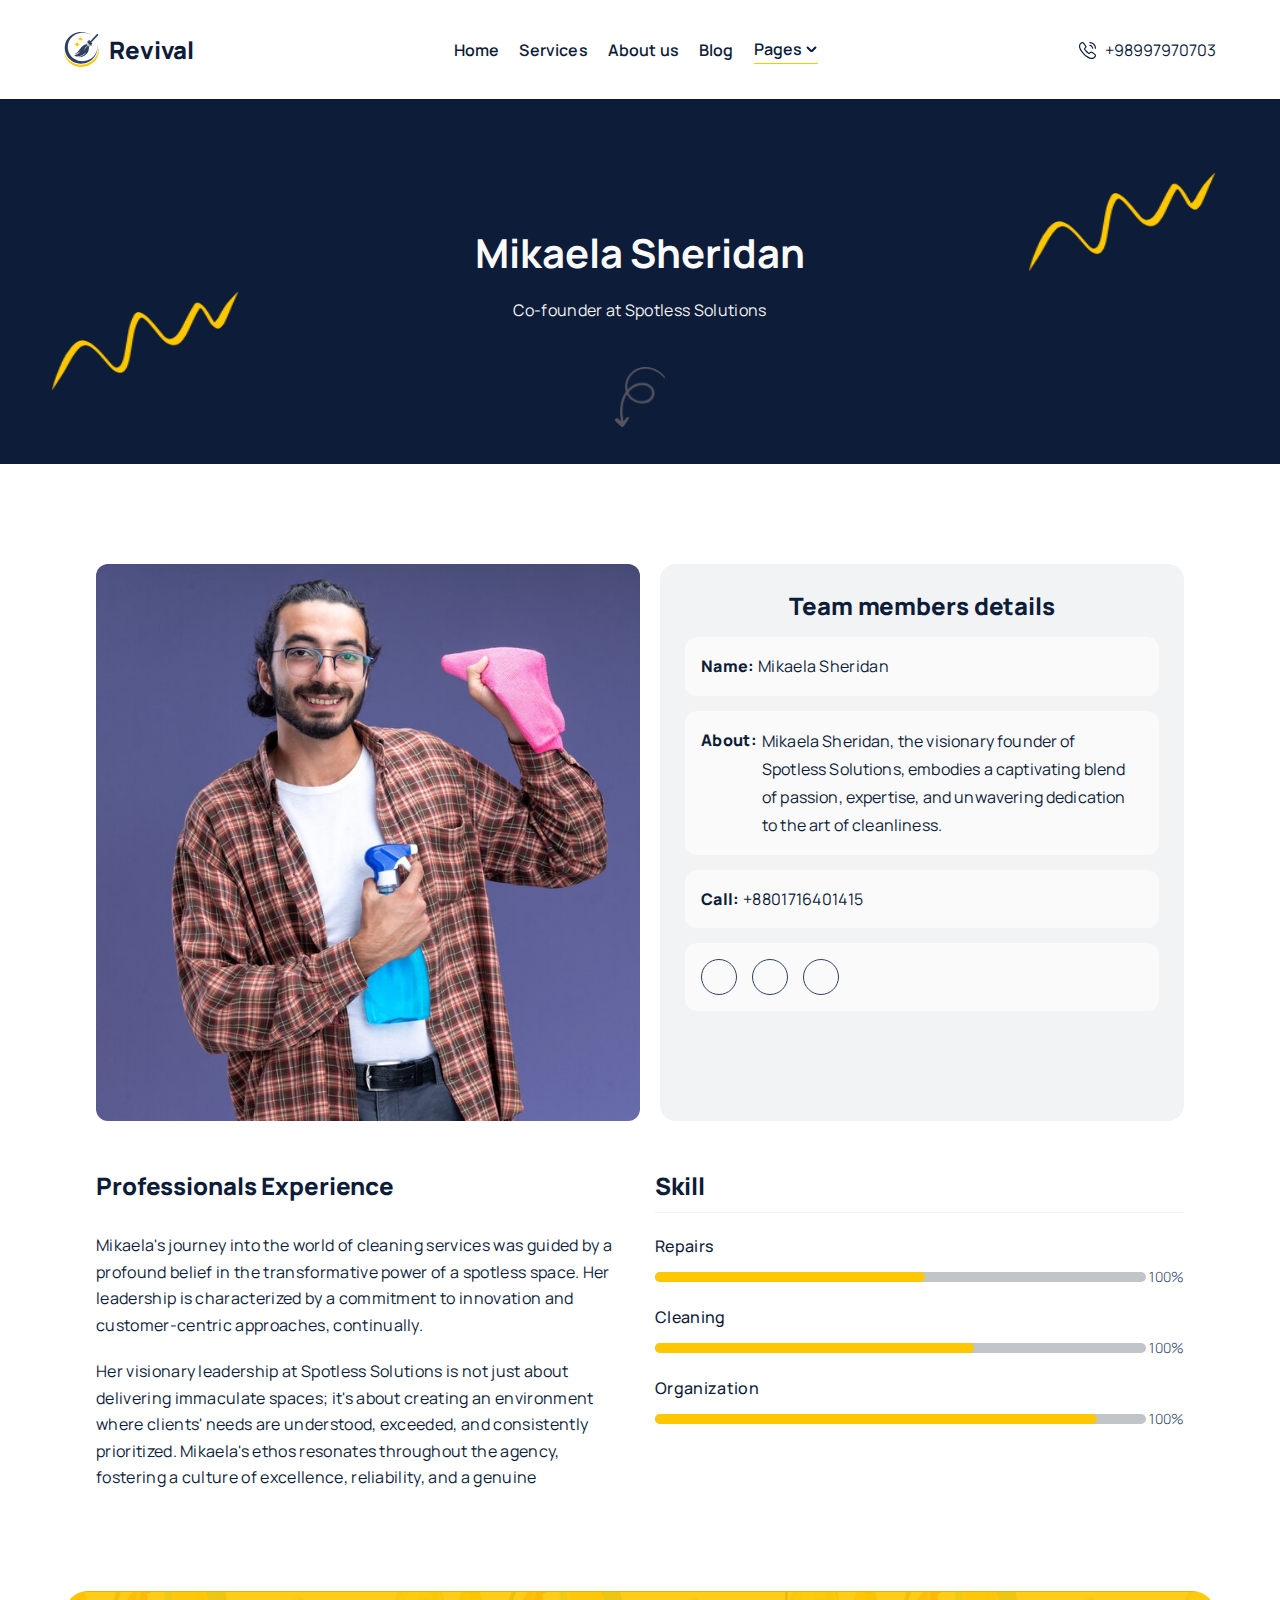
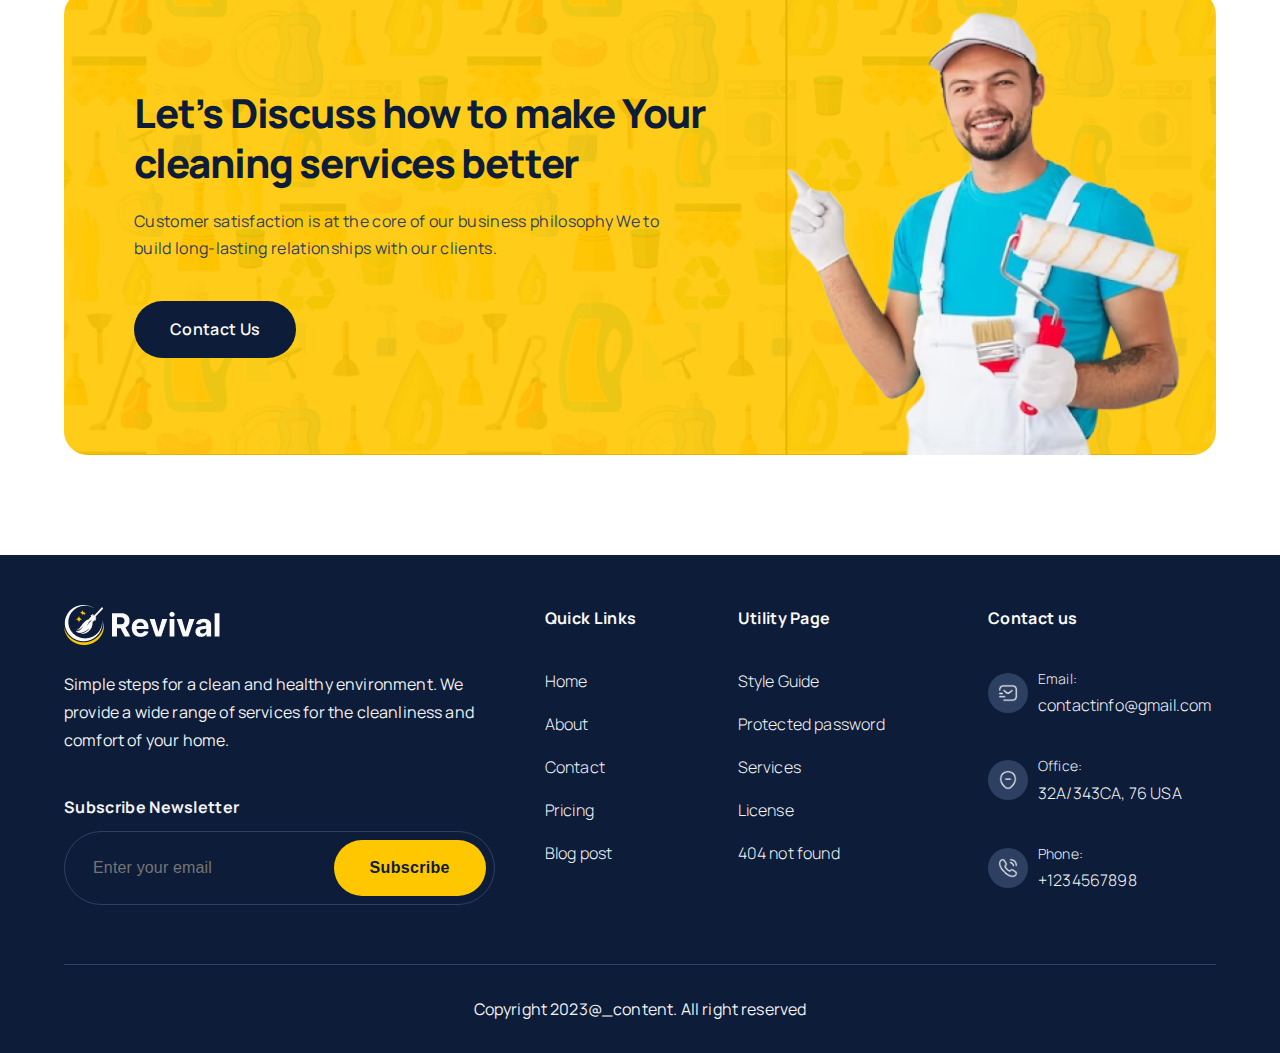
<file: member1.html>
<!DOCTYPE html>
<html lang="en">
  <meta charset="UTF-8" />
  <meta name="viewport" content="width=device-width, initial-scale=1.0" />
  <link rel="shortcut icon" href="./images/home/logo.svg" type="image/x-icon" />
  <title>Member one - Revival Digistack</title>
  <link
    rel="stylesheet"
    href="https://cdnjs.cloudflare.com/ajax/libs/font-awesome/6.5.1/css/all.min.css"
    integrity="sha512-DTOQO9RWCH3ppGqcWaEA1BIZOC6xxalwEsw9c2QQeAIftl+Vegovlnee1c9QX4TctnWMn13TZye+giMm8e2LwA=="
    crossorigin="anonymous"
    referrerpolicy="no-referrer"
  />
  <!-- <link rel="stylesheet" href="./plugins/css/bootstrap.min.css" /> -->
  <link rel="stylesheet" href="./css/style.css" />

  <body>
    <!-- nav bar  -->
    <header>
      <div class="header-container">
        <a href="/" class="logo text-decoration-none">
          <img src="./images/home/logo.svg" alt="" />
          <h3>Revival</h3>
        </a>
        <ul class="menu">
          <li><a href="/">Home</a></li>
          <li>
            <a href="/services.html" class="text-decoration-none">Services</a>
          </li>
          <li>
            <a href="/aboutus.html" class="text-decoration-none">About us</a>
          </li>
          <li><a href="/blogs.html" class="text-decoration-none">Blog</a></li>
          <li class="active pages">
            <a href="#" class="text-decoration-none">Pages</a>
            <span>
              <img src="./images/home/arrow-down.svg" alt="" />
            </span>
            <ul class="dropdown-menu">
              <li><a href="#">Pricing</a></li>
              <li><a href="/team.html">Team</a></li>
              <li><a href="/contactus.html">Contact us</a></li>
              <li><a href="/bookingservices.html">Booking Services</a></li>
              <li><a href="/faq.html">Faq's</a></li>
              <li><a href="/signin.html">Sign in</a></li>
            </ul>
          </li>
        </ul>
        <div class="phone-number">
          <img src="./images/home/call-icon.svg" alt="" />
          <p>+98997970703</p>
        </div>
        <img class="menu-icon" src="./images/home/menu-icon.svg" alt="" />
      </div>
    </header>

    <main>
      <!-- title section  -->
      <section class="title-section">
        <div class="title-banner">
          <div>
            <h2 class="title">Mikaela Sheridan</h2>
            <p class="description">Co-founder at Spotless Solutions</p>
          </div>
          <img class="jigjag-icon-one" src="./images/jigjag-icon.png" alt="" />
          <img class="jigjag-icon-two" src="./images/jigjag-icon.png" alt="" />
          <img
            class="spring-arrow-icon"
            src="./images/spring-arrow.png"
            alt=""
          />
        </div>
      </section>

      <!-- member details section  -->
      <section class="member-details-section">
        <div class="personal-details">
          <img class="member-profile" src="./images/member-two.jpg" alt="" />
          <div class="member-info">
            <h3 class="member-info-title">Team members details</h3>
            <p class="member-name"><span>Name: </span>Mikaela Sheridan</p>
            <div class="about">
              <span>About:</span>
              <p>
                Mikaela Sheridan, the visionary founder of Spotless Solutions,
                embodies a captivating blend of passion, expertise, and
                unwavering dedication to the art of cleanliness.
              </p>
            </div>
            <p class="phone"><span>Call: </span>+8801716401415</p>
            <div class="socials-container">
              <div class="socials">
                <a href="#">
                  <i class="fa-brands fa-facebook-f"></i>
                </a>
                <a href="#">
                  <i class="fa-brands fa-x-twitter"></i>
                </a>
                <a href="#">
                  <i class="fa-brands fa-linkedin-in"></i>
                </a>
              </div>
            </div>
          </div>
        </div>
        <div class="experience-and-skills-details">
          <div class="experience-details">
            <h3 class="experience-title">Professionals Experience</h3>
            <p class="experience-description">
              Mikaela's journey into the world of cleaning services was guided
              by a profound belief in the transformative power of a spotless
              space. Her leadership is characterized by a commitment to
              innovation and customer-centric approaches, continually.
            </p>
            <p class="experience-description">
              Her visionary leadership at Spotless Solutions is not just about
              delivering immaculate spaces; it's about creating an environment
              where clients' needs are understood, exceeded, and consistently
              prioritized. Mikaela's ethos resonates throughout the agency,
              fostering a culture of excellence, reliability, and a genuine
            </p>
          </div>
          <div class="skills-details">
            <h4 class="skill-title">Skill</h4>
            <div class="skill-item">
              <p class="skill-name">Repairs</p>
              <div class="progress-container">
                <div class="progress progress-one"></div>
                <p>100%</p>
              </div>
            </div>
            <div class="skill-item">
              <p class="skill-name">Cleaning</p>
              <div class="progress-container">
                <div class="progress progress-two"></div>
                <p>100%</p>
              </div>
            </div>
            <div class="skill-item">
              <p class="skill-name">Organization</p>
              <div class="progress-container">
                <div class="progress progress-three"></div>
                <p>100%</p>
              </div>
            </div>
          </div>
        </div>
      </section>

      <!-- contact banner section  -->
      <section class="contact-banner">
        <div class="contact-banner-container">
          <div class="contact-banner-content">
            <h2 class="">
              Let’s Discuss how to make Your cleaning services better
            </h2>
            <p>
              Customer satisfaction is at the core of our business philosophy We
              to build long-lasting relationships with our clients.
            </p>
            <div class="contact-btn">
              <a href="#"> Contact Us</a>
            </div>
          </div>
          <div class="contact-img-container">
            <img src="./images/man.png" alt="" />
          </div>
        </div>
      </section>
    </main>

    <footer>
      <div class="footer-container">
        <div class="footer-content">
          <div class="footer-info">
            <img src="./images/logo-with-text.png" alt="" />
            <p>
              Simple steps for a clean and healthy environment. We provide a
              wide range of services for the cleanliness and comfort of your
              home.
            </p>
            <h3 class="form-title">Subscribe Newsletter</h3>
            <form>
              <input type="email" placeholder="Enter your email" required />
              <button type="submit">Subscribe</button>
            </form>
          </div>
          <ul class="quick-links">
            <li class="menu-title">Quick Links</li>
            <li><a href="/">Home</a></li>
            <li><a href="./aboutus.html">About</a></li>
            <li><a href="./aboutus.html">Contact</a></li>
            <li><a href="./aboutus.html">Pricing</a></li>
            <li><a href="./aboutus.html">Blog post</a></li>
          </ul>
          <ul class="utility-page">
            <li class="menu-title">Utility Page</li>
            <li><a href="#">Style Guide</a></li>
            <li><a href="#">Protected password</a></li>
            <li><a href="#">Services</a></li>
            <li><a href="#">License</a></li>
            <li><a href="#">404 not found</a></li>
          </ul>
          <ul class="contact-us">
            <li class="menu-title">Contact us</li>
            <li>
              <div class="icon">
                <img src="./images/sms-tracking.png" alt="" />
              </div>
              <div>
                <p>Email:</p>
                <p>contactinfo@gmail.com</p>
              </div>
            </li>
            <li>
              <div class="icon">
                <img src="./images/location-minus.png" alt="" />
              </div>
              <div>
                <p>Office:</p>
                <p>32A/343CA, 76 USA</p>
              </div>
            </li>
            <li>
              <div class="icon">
                <img src="./images/call-calling.png" alt="" />
              </div>
              <div>
                <p>Phone:</p>
                <p>+1234567898</p>
              </div>
            </li>
          </ul>
        </div>
        <div class="copy-write-content">
          <div class="footer-line"></div>
          <p class="copy-write-text">
            Copyright 2023@_content. All right reserved
          </p>
        </div>
      </div>
    </footer>

    <script src="./plugins/js/bootstrap.bundle.js"></script>
  </body>
</html>
</file>
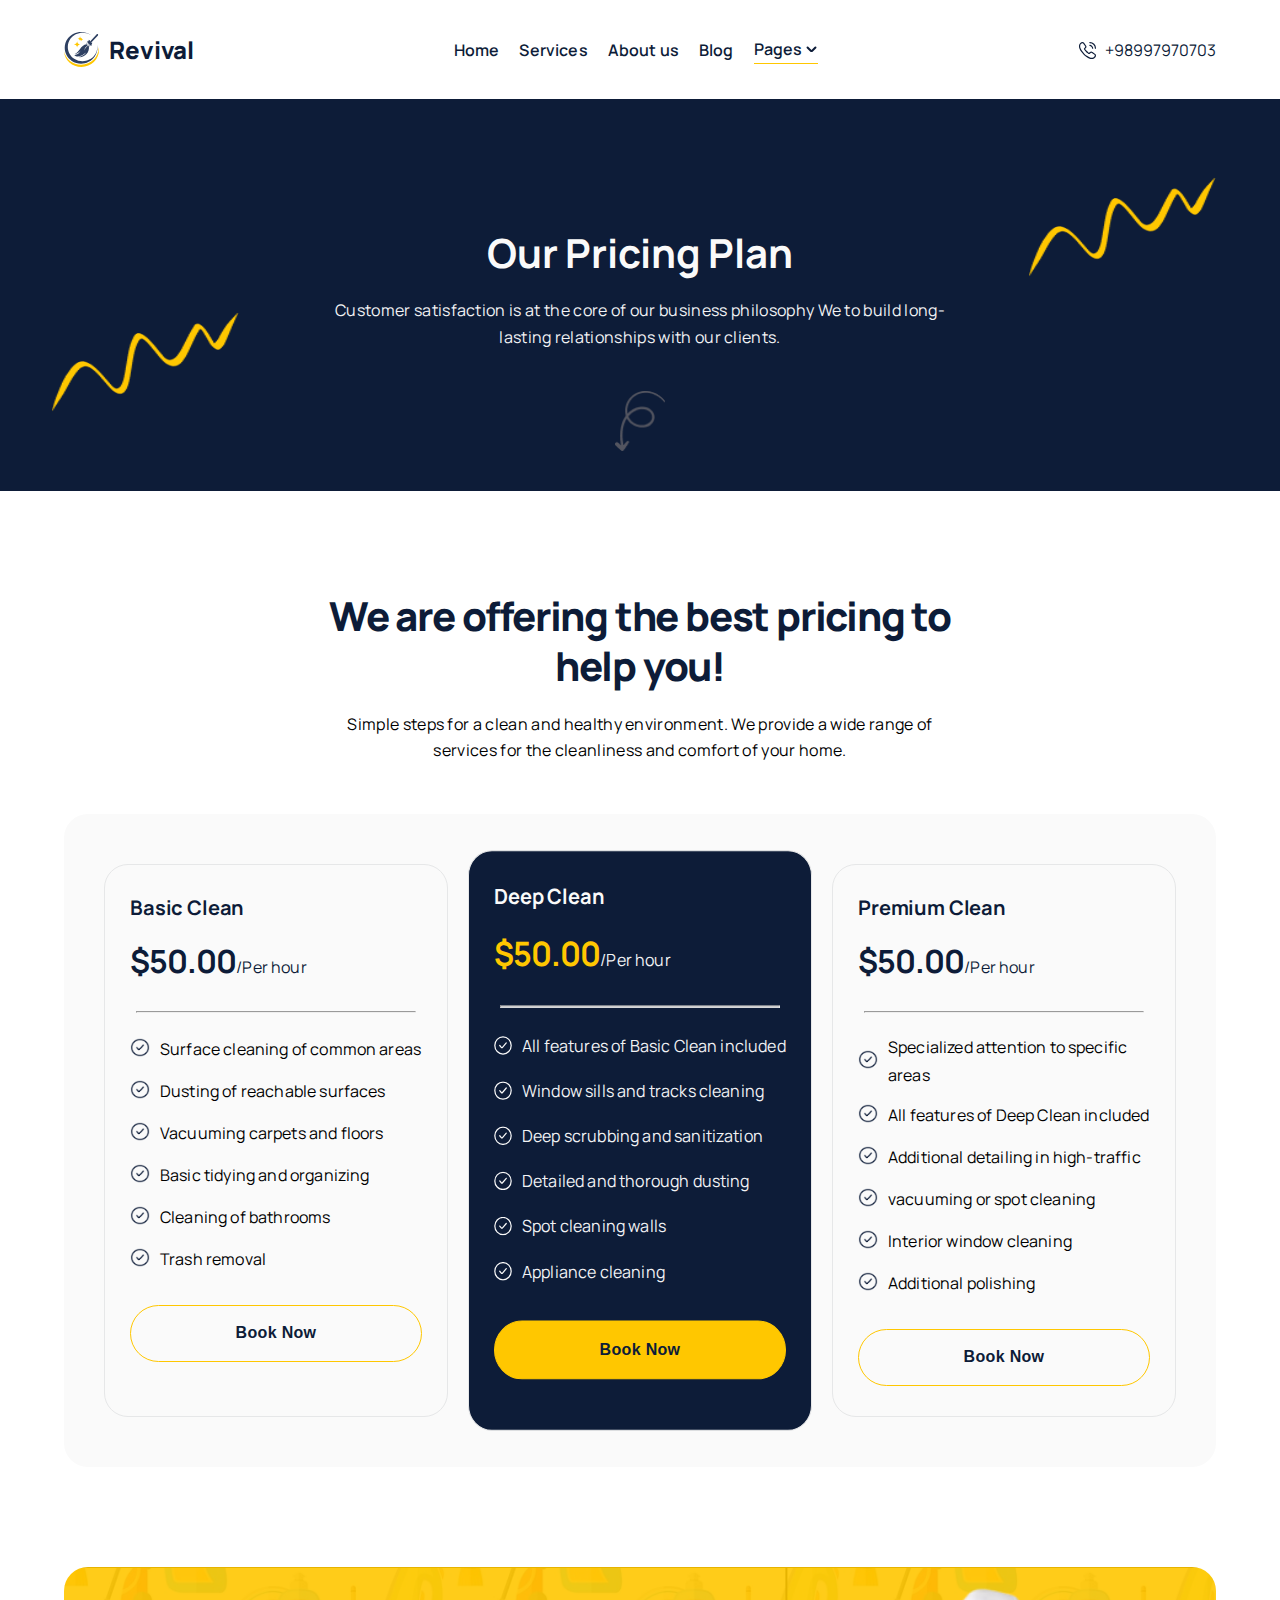
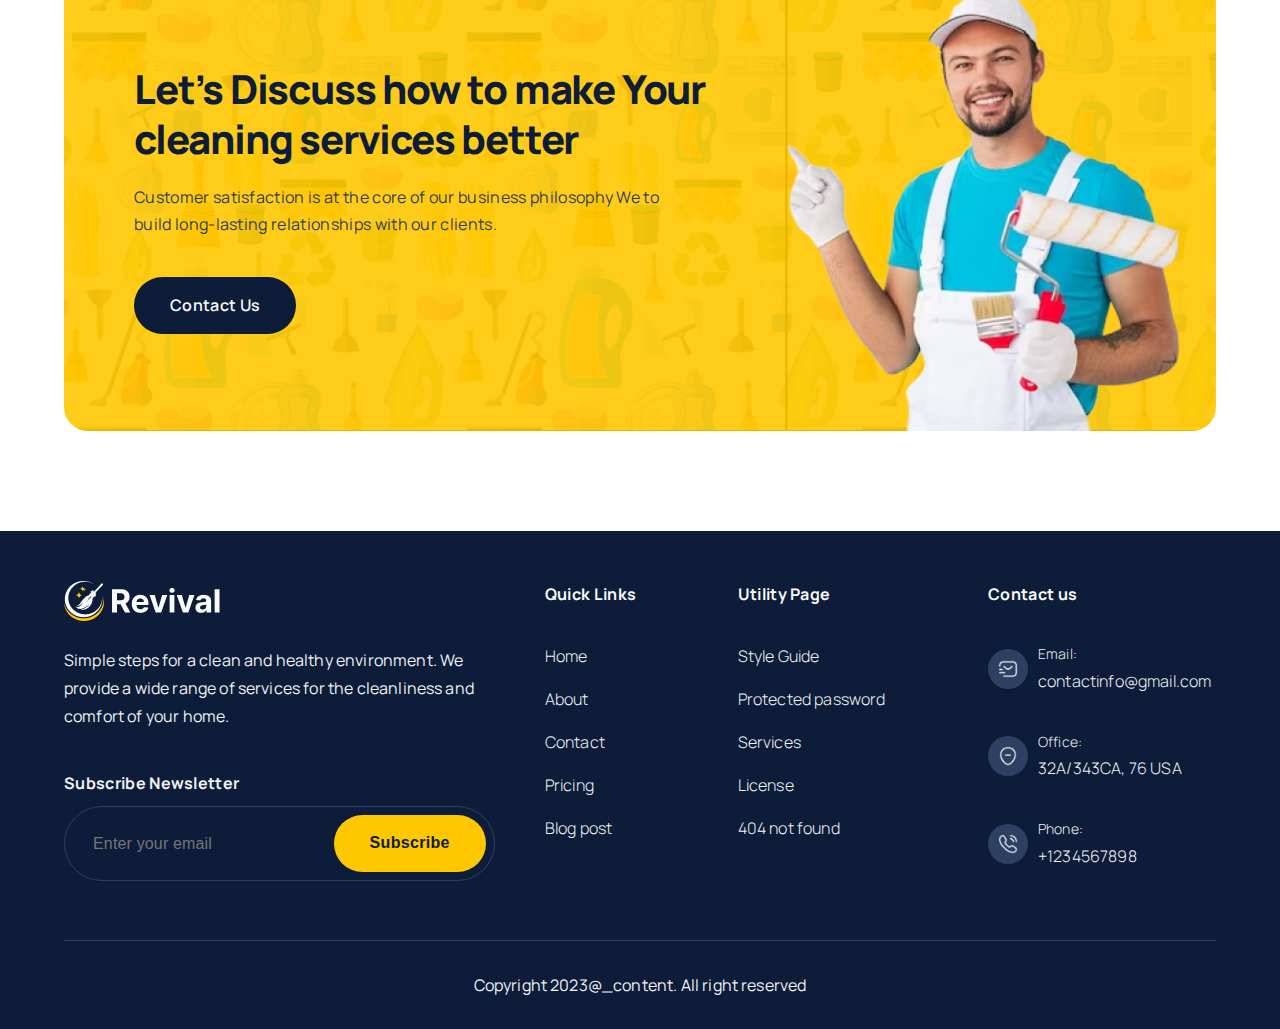
<file: pricing.html>
<!DOCTYPE html>
<html lang="en">
  <meta charset="UTF-8" />
  <meta name="viewport" content="width=device-width, initial-scale=1.0" />
  <link rel="shortcut icon" href="./images/home/logo.svg" type="image/x-icon" />
  <title>Services - Revival Digistack</title>
  <!-- <link rel="stylesheet" href="./plugins/css/bootstrap.min.css" /> -->
  <link rel="stylesheet" href="./css/style.css" />

  <body>
    <!-- nav bar  -->
    <header>
      <div class="header-container">
        <a href="/" class="logo text-decoration-none">
          <img src="./images/home/logo.svg" alt="" />
          <h3>Revival</h3>
        </a>
        <ul class="menu">
          <li><a href="/">Home</a></li>
          <li>
            <a href="/services.html" class="text-decoration-none">Services</a>
          </li>
          <li>
            <a href="/aboutus.html" class="text-decoration-none">About us</a>
          </li>
          <li><a href="/blogs.html" class="text-decoration-none">Blog</a></li>
          <li class="active pages">
            <a href="#" class="text-decoration-none">Pages</a>
            <span>
              <img src="./images/home/arrow-down.svg" alt="" />
            </span>
            <ul class="dropdown-menu">
              <li><a href="#">Pricing</a></li>
              <li><a href="/team.html">Team</a></li>
              <li><a href="/contactus.html">Contact us</a></li>
              <li><a href="/bookingservices.html">Booking Services</a></li>
              <li><a href="/faq.html">Faq's</a></li>
              <li><a href="/signin.html">Sign in</a></li>
            </ul>
          </li>
        </ul>
        <div class="phone-number">
          <img src="./images/home/call-icon.svg" alt="" />
          <p>+98997970703</p>
        </div>
        <img class="menu-icon" src="./images/home/menu-icon.svg" alt="" />
      </div>
    </header>

    <main>
      <!-- title section  -->
      <section class="title-section">
        <div class="title-banner">
          <div>
            <h2 class="title">Our Pricing Plan</h2>
            <p class="description">
              Customer satisfaction is at the core of our business philosophy We
              to build long-lasting relationships with our clients.
            </p>
          </div>
          <img class="jigjag-icon-one" src="./images/jigjag-icon.png" alt="" />
          <img class="jigjag-icon-two" src="./images/jigjag-icon.png" alt="" />
          <img
            class="spring-arrow-icon"
            src="./images/spring-arrow.png"
            alt=""
          />
        </div>
      </section>

      <!-- pricing section  -->
      <section class="pricing-section" style="margin-top: 100px">
        <div class="pricing-container">
          <div class="pricing-content">
            <h2>We are offering the best pricing to help you!</h2>
            <p>
              Simple steps for a clean and healthy environment. We provide a
              wide range of services for the cleanliness and comfort of your
              home.
            </p>
          </div>
          <div class="pricing-card">
            <div class="inner-card basic-card">
              <h3>Basic Clean</h3>
              <h2>$50.00<span>/Per hour</span></h2>
              <hr />
              <ul>
                <li>
                  <span
                    ><img src="./images/home/blue-check-mark.png" alt=""
                  /></span>
                  Surface cleaning of common areas
                </li>
                <li>
                  <span
                    ><img src="./images/home/blue-check-mark.png" alt=""
                  /></span>
                  Dusting of reachable surfaces
                </li>
                <li>
                  <span
                    ><img src="./images/home/blue-check-mark.png" alt=""
                  /></span>
                  Vacuuming carpets and floors
                </li>
                <li>
                  <span
                    ><img src="./images/home/blue-check-mark.png" alt=""
                  /></span>
                  Basic tidying and organizing
                </li>
                <li>
                  <span
                    ><img src="./images/home/blue-check-mark.png" alt=""
                  /></span>
                  Cleaning of bathrooms
                </li>
                <li>
                  <span
                    ><img src="./images/home/blue-check-mark.png" alt=""
                  /></span>
                  Trash removal
                </li>
              </ul>
              <button>Book Now</button>
            </div>
            <div class="inner-card deep-card">
              <h3>Deep Clean</h3>
              <h2>$50.00<span>/Per hour</span></h2>
              <hr />
              <ul>
                <li>
                  <span
                    ><img src="./images/home/white-check-mark.svg" alt=""
                  /></span>
                  All features of Basic Clean included
                </li>
                <li>
                  <span
                    ><img src="./images/home/white-check-mark.svg" alt=""
                  /></span>
                  Window sills and tracks cleaning
                </li>
                <li>
                  <span
                    ><img src="./images/home/white-check-mark.svg" alt=""
                  /></span>
                  Deep scrubbing and sanitization
                </li>
                <li>
                  <span
                    ><img src="./images/home/white-check-mark.svg" alt=""
                  /></span>
                  Detailed and thorough dusting
                </li>
                <li>
                  <span
                    ><img src="./images/home/white-check-mark.svg" alt=""
                  /></span>
                  Spot cleaning walls
                </li>
                <li>
                  <span
                    ><img src="./images/home/white-check-mark.svg" alt=""
                  /></span>
                  Appliance cleaning
                </li>
              </ul>
              <button>Book Now</button>
            </div>
            <div class="inner-card premium-card">
              <h3>Premium Clean</h3>
              <h2>$50.00<span>/Per hour</span></h2>
              <hr />
              <ul>
                <li>
                  <span
                    ><img src="./images/home/blue-check-mark.png" alt=""
                  /></span>
                  Specialized attention to specific areas
                </li>
                <li>
                  <span
                    ><img src="./images/home/blue-check-mark.png" alt=""
                  /></span>
                  All features of Deep Clean included
                </li>
                <li>
                  <span
                    ><img src="./images/home/blue-check-mark.png" alt=""
                  /></span>
                  Additional detailing in high-traffic
                </li>
                <li>
                  <span
                    ><img src="./images/home/blue-check-mark.png" alt=""
                  /></span>
                  vacuuming or spot cleaning
                </li>
                <li>
                  <span
                    ><img src="./images/home/blue-check-mark.png" alt=""
                  /></span>
                  Interior window cleaning
                </li>
                <li>
                  <span
                    ><img src="./images/home/blue-check-mark.png" alt=""
                  /></span>
                  Additional polishing
                </li>
              </ul>
              <button>Book Now</button>
            </div>
          </div>
        </div>
      </section>

      <!-- contact banner section  -->
      <section class="contact-banner">
        <div class="contact-banner-container">
          <div class="contact-banner-content">
            <h2 class="">
              Let’s Discuss how to make Your cleaning services better
            </h2>
            <p>
              Customer satisfaction is at the core of our business philosophy We
              to build long-lasting relationships with our clients.
            </p>
            <div class="contact-btn">
              <a href="#"> Contact Us</a>
            </div>
          </div>
          <div class="contact-img-container">
            <img src="./images/man.png" alt="" />
          </div>
        </div>
      </section>
    </main>

    <footer>
      <div class="footer-container">
        <div class="footer-content">
          <div class="footer-info">
            <img src="./images/logo-with-text.png" alt="" />
            <p>
              Simple steps for a clean and healthy environment. We provide a
              wide range of services for the cleanliness and comfort of your
              home.
            </p>
            <h3 class="form-title">Subscribe Newsletter</h3>
            <form>
              <input type="email" placeholder="Enter your email" required />
              <button type="submit">Subscribe</button>
            </form>
          </div>
          <ul class="quick-links">
            <li class="menu-title">Quick Links</li>
            <li><a href="/">Home</a></li>
            <li><a href="./aboutus.html">About</a></li>
            <li><a href="./aboutus.html">Contact</a></li>
            <li><a href="./aboutus.html">Pricing</a></li>
            <li><a href="./aboutus.html">Blog post</a></li>
          </ul>
          <ul class="utility-page">
            <li class="menu-title">Utility Page</li>
            <li><a href="#">Style Guide</a></li>
            <li><a href="#">Protected password</a></li>
            <li><a href="#">Services</a></li>
            <li><a href="#">License</a></li>
            <li><a href="#">404 not found</a></li>
          </ul>
          <ul class="contact-us">
            <li class="menu-title">Contact us</li>
            <li>
              <div class="icon">
                <img src="./images/sms-tracking.png" alt="" />
              </div>
              <div>
                <p>Email:</p>
                <p>contactinfo@gmail.com</p>
              </div>
            </li>
            <li>
              <div class="icon">
                <img src="./images/location-minus.png" alt="" />
              </div>
              <div>
                <p>Office:</p>
                <p>32A/343CA, 76 USA</p>
              </div>
            </li>
            <li>
              <div class="icon">
                <img src="./images/call-calling.png" alt="" />
              </div>
              <div>
                <p>Phone:</p>
                <p>+1234567898</p>
              </div>
            </li>
          </ul>
        </div>
        <div class="copy-write-content">
          <div class="footer-line"></div>
          <p class="copy-write-text">
            Copyright 2023@_content. All right reserved
          </p>
        </div>
      </div>
    </footer>

    <script src="./plugins/js/bootstrap.bundle.js"></script>
  </body>
</html>
</file>
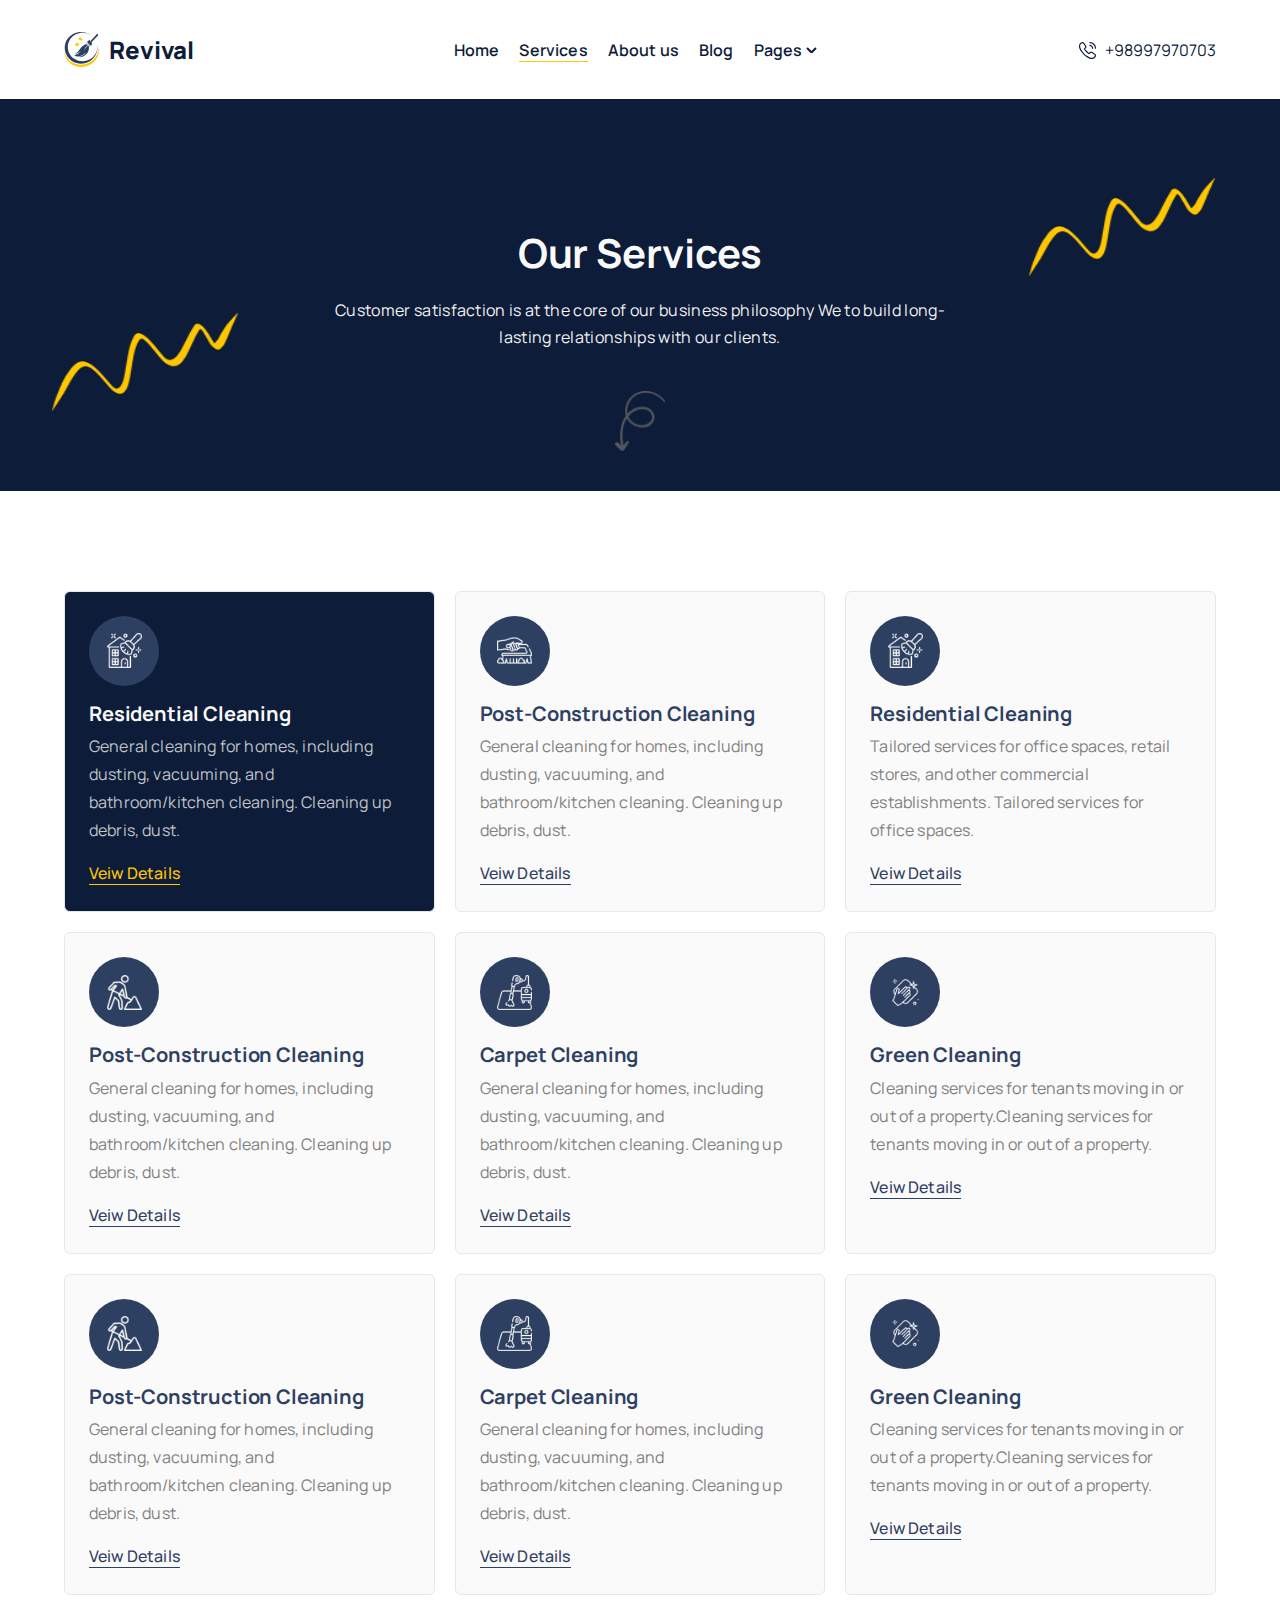
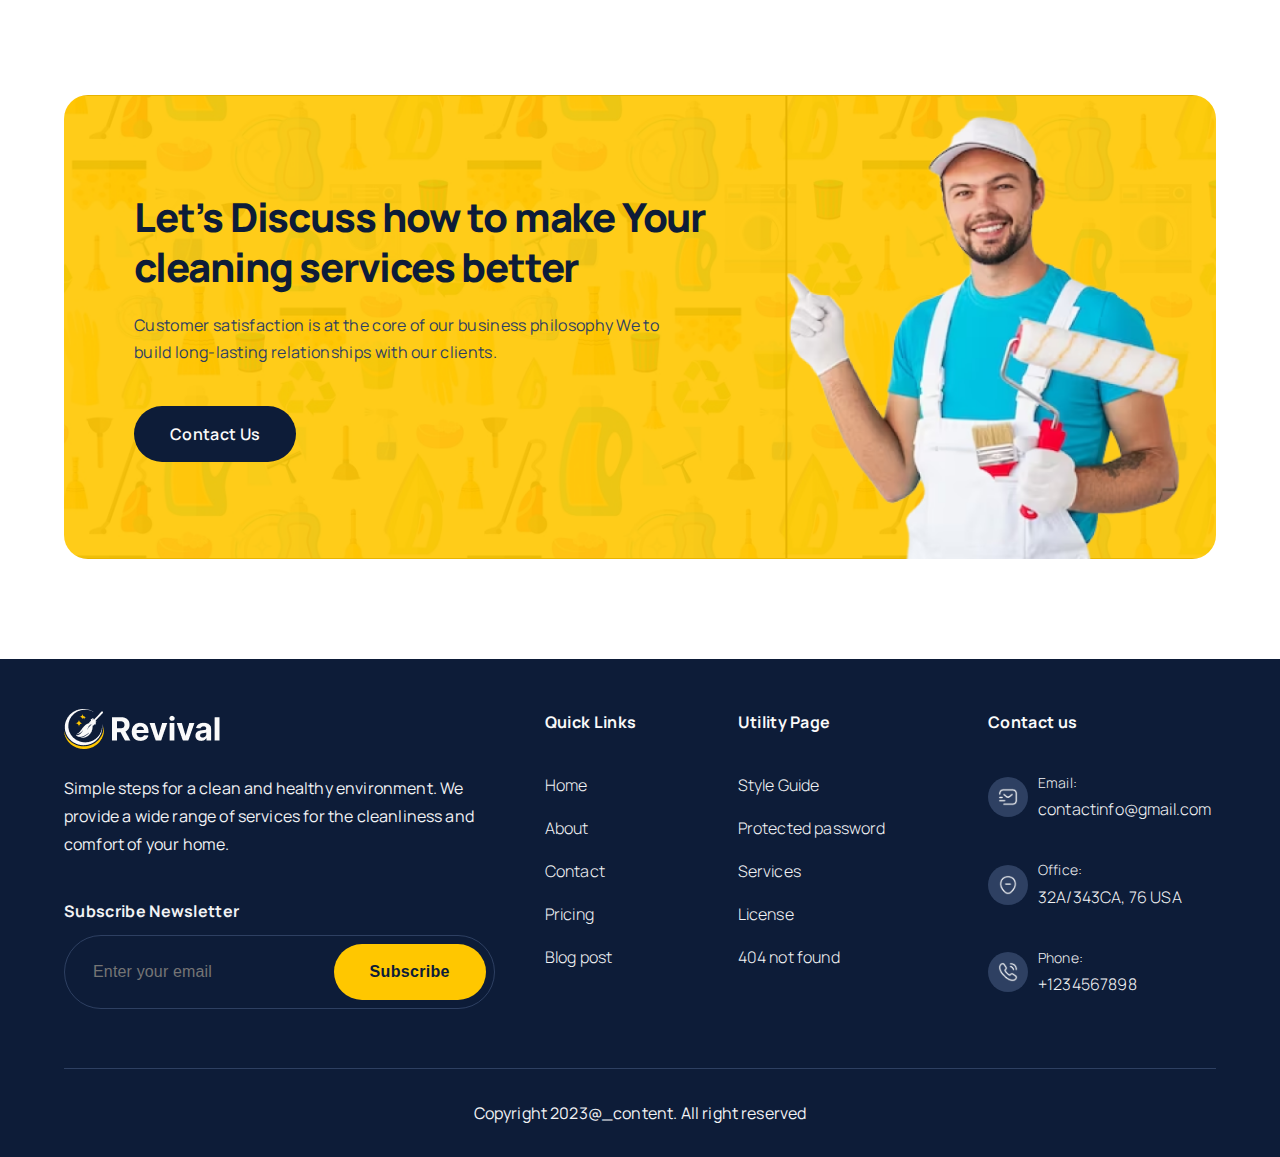
<file: services.html>
<!DOCTYPE html>
<html lang="en">
  <meta charset="UTF-8" />
  <meta name="viewport" content="width=device-width, initial-scale=1.0" />
  <link rel="shortcut icon" href="./images/home/logo.svg" type="image/x-icon" />
  <title>Services - Revival Digistack</title>
  <!-- <link rel="stylesheet" href="./plugins/css/bootstrap.min.css" /> -->
  <link rel="stylesheet" href="./css/style.css" />

  <body>
    <!-- nav bar  -->
    <header>
      <div class="header-container">
        <a href="/" class="logo text-decoration-none">
          <img src="./images/home/logo.svg" alt="" />
          <h3>Revival</h3>
        </a>
        <ul class="menu">
          <li><a href="/">Home</a></li>
          <li>
            <a href="#" class="active text-decoration-none"
              >Services</a
            >
          </li>
          <li>
            <a href="/aboutus.html" class="text-decoration-none">About us</a>
          </li>
          <li><a href="/blogs.html" class="text-decoration-none">Blog</a></li>
          <li class="pages">
            <a href="#" class="text-decoration-none">Pages</a>
            <span>
              <img src="./images/home/arrow-down.svg" alt="" />
            </span>
            <ul class="dropdown-menu">
              <li><a href="/pricing.html">Pricing</a></li>
              <li><a href="/team.html">Team</a></li>
              <li><a href="/contactus.html">Contact us</a></li>
              <li><a href="/bookingservices.html">Booking Services</a></li>
              <li><a href="/faq.html">Faq's</a></li>
              <li><a href="/signin.html">Sign in</a></li>
            </ul>
          </li>
        </ul>
        <div class="phone-number">
          <img src="./images/home/call-icon.svg" alt="" />
          <p>+98997970703</p>
        </div>
        <img class="menu-icon" src="./images/home/menu-icon.svg" alt="" />
      </div>
    </header>

    <main>
      <!-- title section  -->
      <section class="title-section">
        <div class="title-banner">
          <div>
            <h2 class="title">Our Services</h2>
            <p class="description">
              Customer satisfaction is at the core of our business philosophy We
              to build long-lasting relationships with our clients.
            </p>
          </div>
          <img class="jigjag-icon-one" src="./images/jigjag-icon.png" alt="" />
          <img class="jigjag-icon-two" src="./images/jigjag-icon.png" alt="" />
          <img
            class="spring-arrow-icon"
            src="./images/spring-arrow.png"
            alt=""
          />
        </div>
      </section>
      <!-- service section  -->
      <section class="service-section">
        <div class="all-services">
          <div class="service first-service">
            <div>
              <img src="./images/home/service1.png" alt="" />
            </div>
            <h3>Residential Cleaning</h3>
            <p>
              General cleaning for homes, including dusting, vacuuming, and
              bathroom/kitchen cleaning. Cleaning up debris, dust.
            </p>
            <a href="./services/servicedetails.html" class="text-decoration-none">Veiw Details</a>
          </div>
          <div class="service">
            <div>
              <img src="./images/home/service2.png" alt="" />
            </div>
            <h3>Post-Construction Cleaning</h3>
            <p>
              General cleaning for homes, including dusting, vacuuming, and
              bathroom/kitchen cleaning. Cleaning up debris, dust.
            </p>
            <a href="#" class="text-decoration-none">Veiw Details</a>
          </div>
          <div class="service">
            <div>
              <img src="./images/home/service1.png" alt="" />
            </div>
            <h3>Residential Cleaning</h3>
            <p>
              Tailored services for office spaces, retail stores, and other
              commercial establishments. Tailored services for office spaces.
            </p>
            <a href="#" class="text-decoration-none">Veiw Details</a>
          </div>
          <div class="service">
            <div>
              <img src="./images/home/service4.png" alt="" />
            </div>
            <h3>Post-Construction Cleaning</h3>
            <p>
              General cleaning for homes, including dusting, vacuuming, and
              bathroom/kitchen cleaning. Cleaning up debris, dust.
            </p>
            <a href="#" class="text-decoration-none">Veiw Details</a>
          </div>
          <div class="service">
            <div>
              <img src="./images/home/service5.png" alt="" />
            </div>
            <h3>Carpet Cleaning</h3>
            <p>
              General cleaning for homes, including dusting, vacuuming, and
              bathroom/kitchen cleaning. Cleaning up debris, dust.
            </p>
            <a href="#" class="text-decoration-none">Veiw Details</a>
          </div>
          <div class="service">
            <div>
              <img src="./images/home/service6.png" alt="" />
            </div>
            <h3>Green Cleaning</h3>
            <p>
              Cleaning services for tenants moving in or out of a
              property.Cleaning services for tenants moving in or out of a
              property.
            </p>
            <a href="#" class="text-decoration-none">Veiw Details</a>
          </div>
          <div class="service">
            <div>
              <img src="./images/home/service4.png" alt="" />
            </div>
            <h3>Post-Construction Cleaning</h3>
            <p>
              General cleaning for homes, including dusting, vacuuming, and
              bathroom/kitchen cleaning. Cleaning up debris, dust.
            </p>
            <a href="#" class="text-decoration-none">Veiw Details</a>
          </div>
          <div class="service">
            <div>
              <img src="./images/home/service5.png" alt="" />
            </div>
            <h3>Carpet Cleaning</h3>
            <p>
              General cleaning for homes, including dusting, vacuuming, and
              bathroom/kitchen cleaning. Cleaning up debris, dust.
            </p>
            <a href="#" class="text-decoration-none">Veiw Details</a>
          </div>
          <div class="service">
            <div>
              <img src="./images/home/service6.png" alt="" />
            </div>
            <h3>Green Cleaning</h3>
            <p>
              Cleaning services for tenants moving in or out of a
              property.Cleaning services for tenants moving in or out of a
              property.
            </p>
            <a href="#" class="text-decoration-none">Veiw Details</a>
          </div>
        </div>
      </section>

      <!-- contact banner section  -->
      <section class="contact-banner">
        <div class="contact-banner-container">
          <div class="contact-banner-content">
            <h2 class="">
              Let’s Discuss how to make Your cleaning services better
            </h2>
            <p>
              Customer satisfaction is at the core of our business philosophy We
              to build long-lasting relationships with our clients.
            </p>
            <div class="contact-btn">
              <a href="#"> Contact Us</a>
            </div>
          </div>
          <div class="contact-img-container">
            <img src="./images/man.png" alt="" />
          </div>
        </div>
      </section>
    </main>

    <footer>
      <div class="footer-container">
        <div class="footer-content">
          <div class="footer-info">
            <img src="./images/logo-with-text.png" alt="" />
            <p>
              Simple steps for a clean and healthy environment. We provide a
              wide range of services for the cleanliness and comfort of your
              home.
            </p>
            <h3 class="form-title">Subscribe Newsletter</h3>
            <form>
              <input type="email" placeholder="Enter your email" required />
              <button type="submit">Subscribe</button>
            </form>
          </div>
          <ul class="quick-links">
            <li class="menu-title">Quick Links</li>
            <li><a href="/">Home</a></li>
            <li><a href="./aboutus.html">About</a></li>
            <li><a href="./aboutus.html">Contact</a></li>
            <li><a href="./aboutus.html">Pricing</a></li>
            <li><a href="./aboutus.html">Blog post</a></li>
          </ul>
          <ul class="utility-page">
            <li class="menu-title">Utility Page</li>
            <li><a href="#">Style Guide</a></li>
            <li><a href="#">Protected password</a></li>
            <li><a href="#">Services</a></li>
            <li><a href="#">License</a></li>
            <li><a href="#">404 not found</a></li>
          </ul>
          <ul class="contact-us">
            <li class="menu-title">Contact us</li>
            <li>
              <div class="icon">
                <img src="./images/sms-tracking.png" alt="" />
              </div>
              <div>
                <p>Email:</p>
                <p>contactinfo@gmail.com</p>
              </div>
            </li>
            <li>
              <div class="icon">
                <img src="./images/location-minus.png" alt="" />
              </div>
              <div>
                <p>Office:</p>
                <p>32A/343CA, 76 USA</p>
              </div>
            </li>
            <li>
              <div class="icon">
                <img src="./images/call-calling.png" alt="" />
              </div>
              <div>
                <p>Phone:</p>
                <p>+1234567898</p>
              </div>
            </li>
          </ul>
        </div>
        <div class="copy-write-content">
          <div class="footer-line"></div>
          <p class="copy-write-text">
            Copyright 2023@_content. All right reserved
          </p>
        </div>
      </div>
    </footer>

    <script src="./plugins/js/bootstrap.bundle.js"></script>
  </body>
</html>
</file>
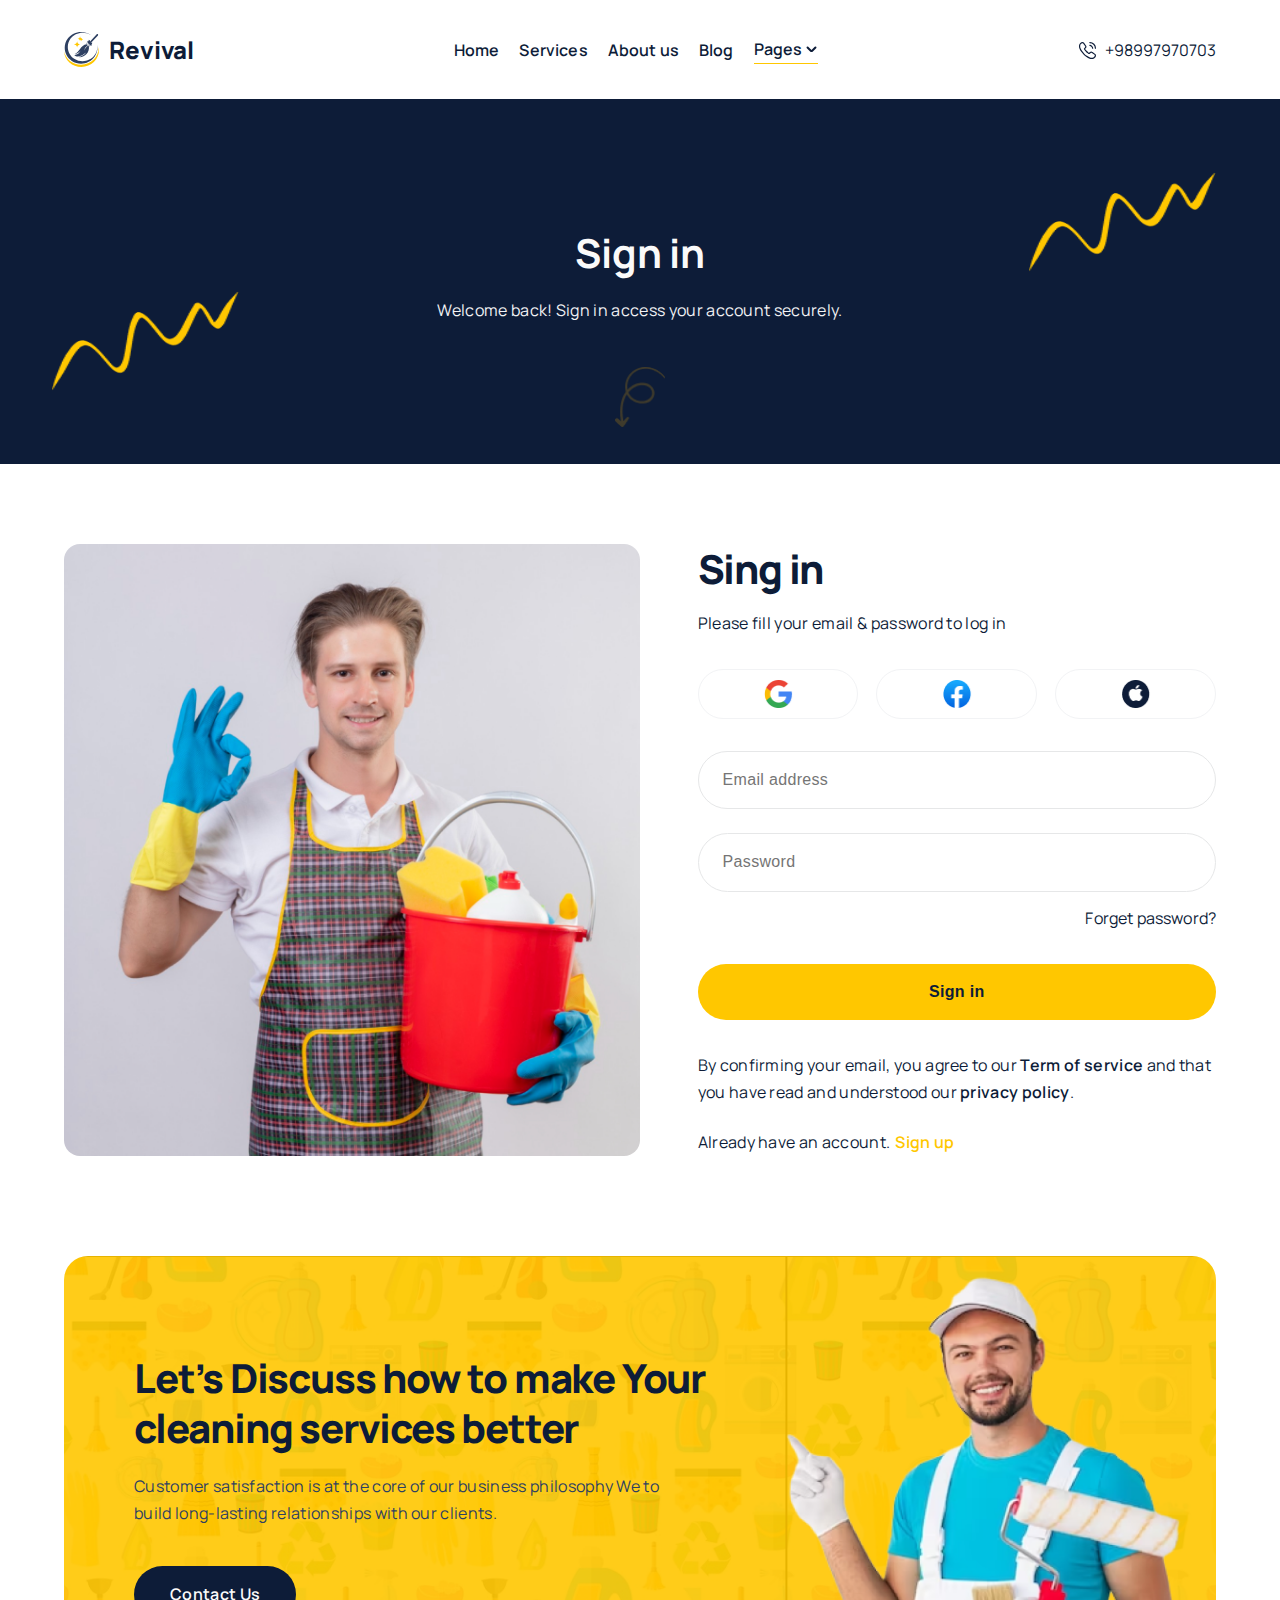
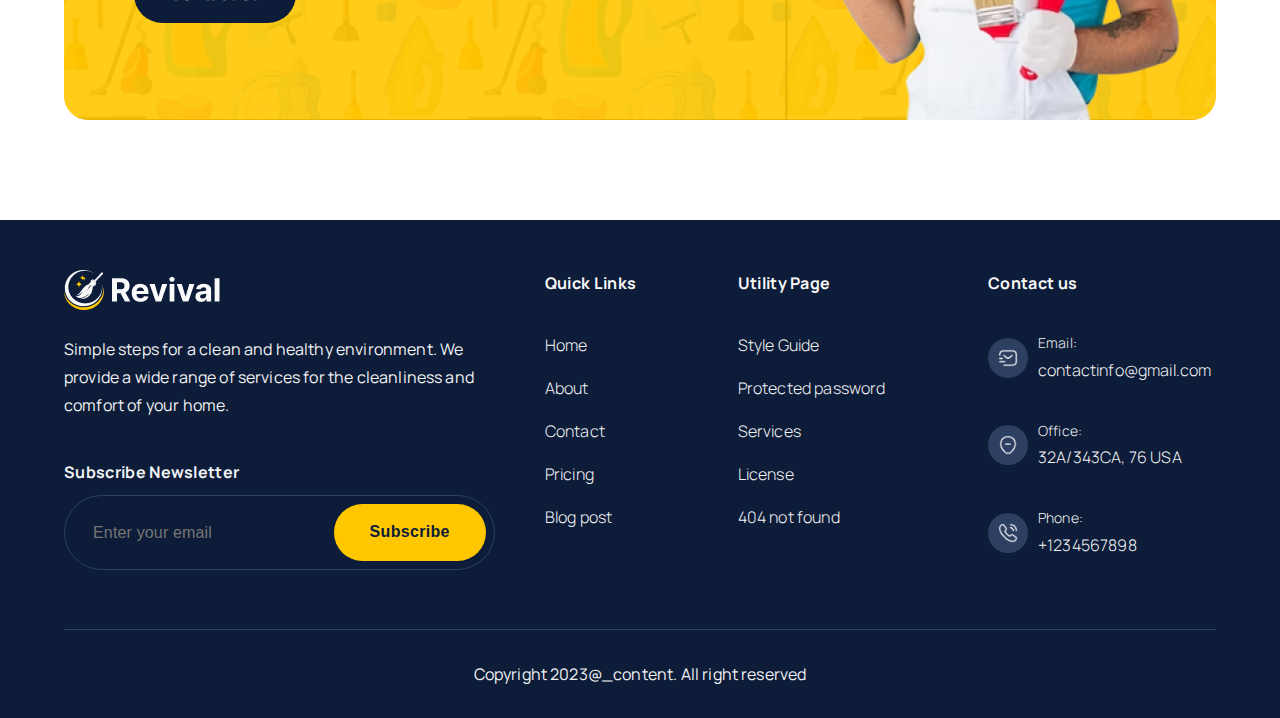
<file: signin.html>
<!DOCTYPE html>
<html lang="en">
  <meta charset="UTF-8" />
  <meta name="viewport" content="width=device-width, initial-scale=1.0" />
  <link rel="shortcut icon" href="./images/home/logo.svg" type="image/x-icon" />
  <title>Sign in - Revival Digistack</title>
  <!-- <link rel="stylesheet" href="./plugins/css/bootstrap.min.css" /> -->
  <link rel="stylesheet" href="./css/style.css" />

  <body>
    <!-- nav bar  -->
    <header>
      <div class="header-container">
        <a href="/" class="logo text-decoration-none">
          <img src="./images/home/logo.svg" alt="" />
          <h3>Revival</h3>
        </a>
        <ul class="menu">
          <li><a href="/">Home</a></li>
          <li>
            <a href="/services.html" class="text-decoration-none">Services</a>
          </li>
          <li>
            <a href="/aboutus.html" class="text-decoration-none">About us</a>
          </li>
          <li><a href="/blogs.html" class="text-decoration-none">Blog</a></li>
          <li class="active pages">
            <a href="#" class="text-decoration-none">Pages</a>
            <span>
              <img src="./images/home/arrow-down.svg" alt="" />
            </span>
            <ul class="dropdown-menu">
              <li><a href="/pricing.html">Pricing</a></li>
              <li><a href="/team.html">Team</a></li>
              <li><a href="/contactus.html">Contact us</a></li>
              <li><a href="/bookingservices.html">Booking Services</a></li>
              <li><a href="/faq.html">Faq's</a></li>
              <li><a href="#">Sign in</a></li>
            </ul>
          </li>
        </ul>
        <div class="phone-number">
          <img src="./images/home/call-icon.svg" alt="" />
          <p>+98997970703</p>
        </div>
        <img class="menu-icon" src="./images/home/menu-icon.svg" alt="" />
      </div>
    </header>

    <main>
      <!-- title section  -->
      <section class="title-section">
        <div class="title-banner">
          <div>
            <h2 class="title">Sign in</h2>
            <p class="description">
              Welcome back! Sign in access your account securely.
            </p>
          </div>
          <img class="jigjag-icon-one" src="./images/jigjag-icon.png" alt="" />
          <img class="jigjag-icon-two" src="./images/jigjag-icon.png" alt="" />
          <img
            class="spring-arrow-icon"
            src="./images/spring-dark.png"
            alt=""
          />
        </div>
      </section>

      <!-- sign in form section -->
      <section class="signin-form-section">
        <img class="signin-banner" src="./images/signin.png" alt="" />
        <div class="signin-form">
          <form class="main-form main-form-borderless main-form-paddingless">
            <h3 class="form-title form-title-medium-margin">Sing in</h3>
            <p class="form-description form-description-large-margin">
              Please fill your email & password to log in
            </p>
            <div class="socials-icons">
              <div class="icon">
                <img src="./images/google.png" alt="" />
              </div>
              <div class="icon">
                <img src="./images/Facebook.png" alt="" />
              </div>
              <div class="icon">
                <img src="./images/apple.png" alt="" />
              </div>
            </div>
            <div class="all-inputs all-inputs-medium-gap">
              <input
                class="input-field input-field-light"
                type="email"
                placeholder="Email address"
                required
              />
              <input
                class="input-field input-field-light"
                type="password"
                placeholder="Password"
                required
              />
            </div>
            <p class="forget-text">Forget password?</p>
            <input class="submit-btn" type="submit" value="Sign in" />
            <p class="terms-policy">
              By confirming your email, you agree to our
              <span><a href="">Term of service</a></span> and that you have read
              and understood our <span><a href="">privacy policy</a></span
              >.
            </p>
            <p class="account-validation">
              Already have an account.<span
                ><a href="./signup.html">Sign up</a></span
              >
            </p>
          </form>
        </div>
      </section>

      <!-- contact banner section  -->
      <section class="contact-banner">
        <div class="contact-banner-container">
          <div class="contact-banner-content">
            <h2 class="">
              Let’s Discuss how to make Your cleaning services better
            </h2>
            <p>
              Customer satisfaction is at the core of our business philosophy We
              to build long-lasting relationships with our clients.
            </p>
            <div class="contact-btn">
              <a href="#"> Contact Us</a>
            </div>
          </div>
          <div class="contact-img-container">
            <img src="./images/man.png" alt="" />
          </div>
        </div>
      </section>
    </main>

    <footer>
      <div class="footer-container">
        <div class="footer-content">
          <div class="footer-info">
            <img src="./images/logo-with-text.png" alt="" />
            <p>
              Simple steps for a clean and healthy environment. We provide a
              wide range of services for the cleanliness and comfort of your
              home.
            </p>
            <h3 class="form-title">Subscribe Newsletter</h3>
            <form>
              <input type="email" placeholder="Enter your email" required />
              <button type="submit">Subscribe</button>
            </form>
          </div>
          <ul class="quick-links">
            <li class="menu-title">Quick Links</li>
            <li><a href="/">Home</a></li>
            <li><a href="./aboutus.html">About</a></li>
            <li><a href="./aboutus.html">Contact</a></li>
            <li><a href="./aboutus.html">Pricing</a></li>
            <li><a href="./aboutus.html">Blog post</a></li>
          </ul>
          <ul class="utility-page">
            <li class="menu-title">Utility Page</li>
            <li><a href="#">Style Guide</a></li>
            <li><a href="#">Protected password</a></li>
            <li><a href="#">Services</a></li>
            <li><a href="#">License</a></li>
            <li><a href="#">404 not found</a></li>
          </ul>
          <ul class="contact-us">
            <li class="menu-title">Contact us</li>
            <li>
              <div class="icon">
                <img src="./images/sms-tracking.png" alt="" />
              </div>
              <div>
                <p>Email:</p>
                <p>contactinfo@gmail.com</p>
              </div>
            </li>
            <li>
              <div class="icon">
                <img src="./images/location-minus.png" alt="" />
              </div>
              <div>
                <p>Office:</p>
                <p>32A/343CA, 76 USA</p>
              </div>
            </li>
            <li>
              <div class="icon">
                <img src="./images/call-calling.png" alt="" />
              </div>
              <div>
                <p>Phone:</p>
                <p>+1234567898</p>
              </div>
            </li>
          </ul>
        </div>
        <div class="copy-write-content">
          <div class="footer-line"></div>
          <p class="copy-write-text">
            Copyright 2023@_content. All right reserved
          </p>
        </div>
      </div>
    </footer>

    <script src="./plugins/js/bootstrap.bundle.js"></script>
  </body>
</html>
</file>
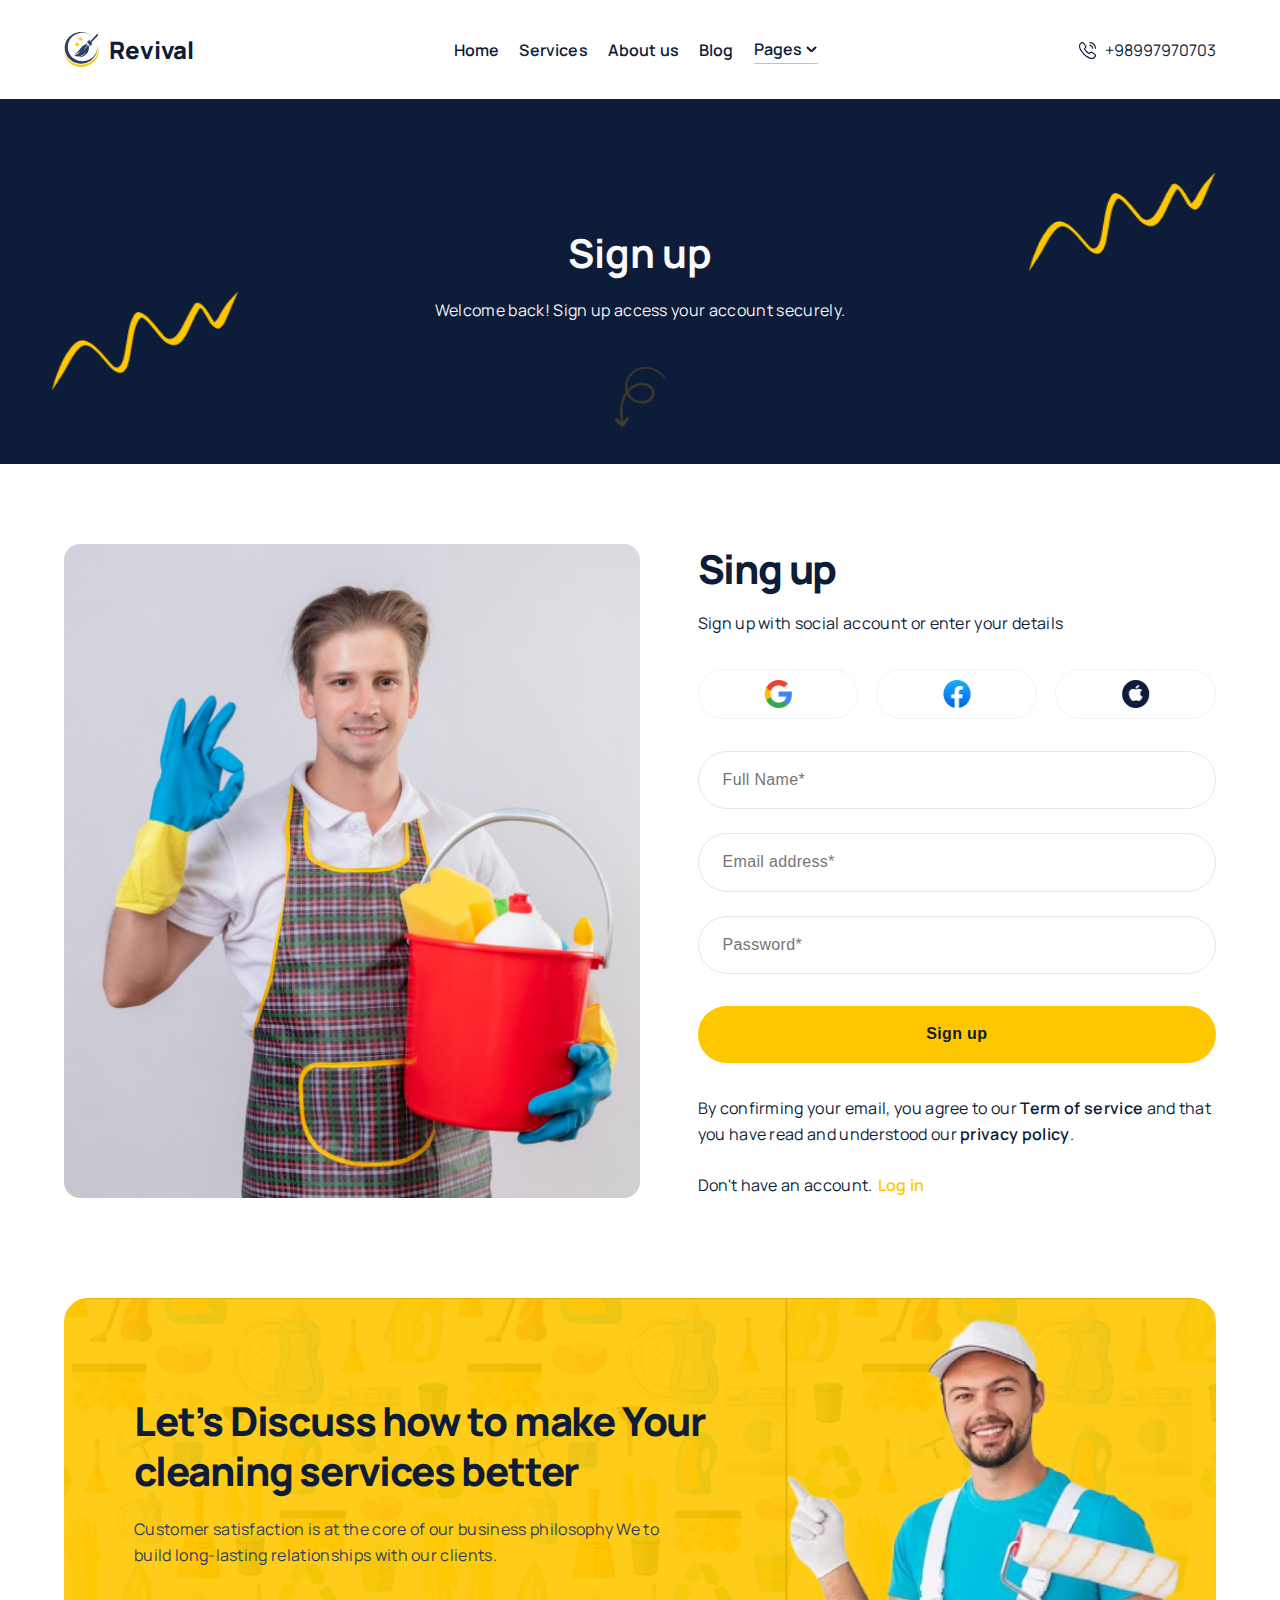
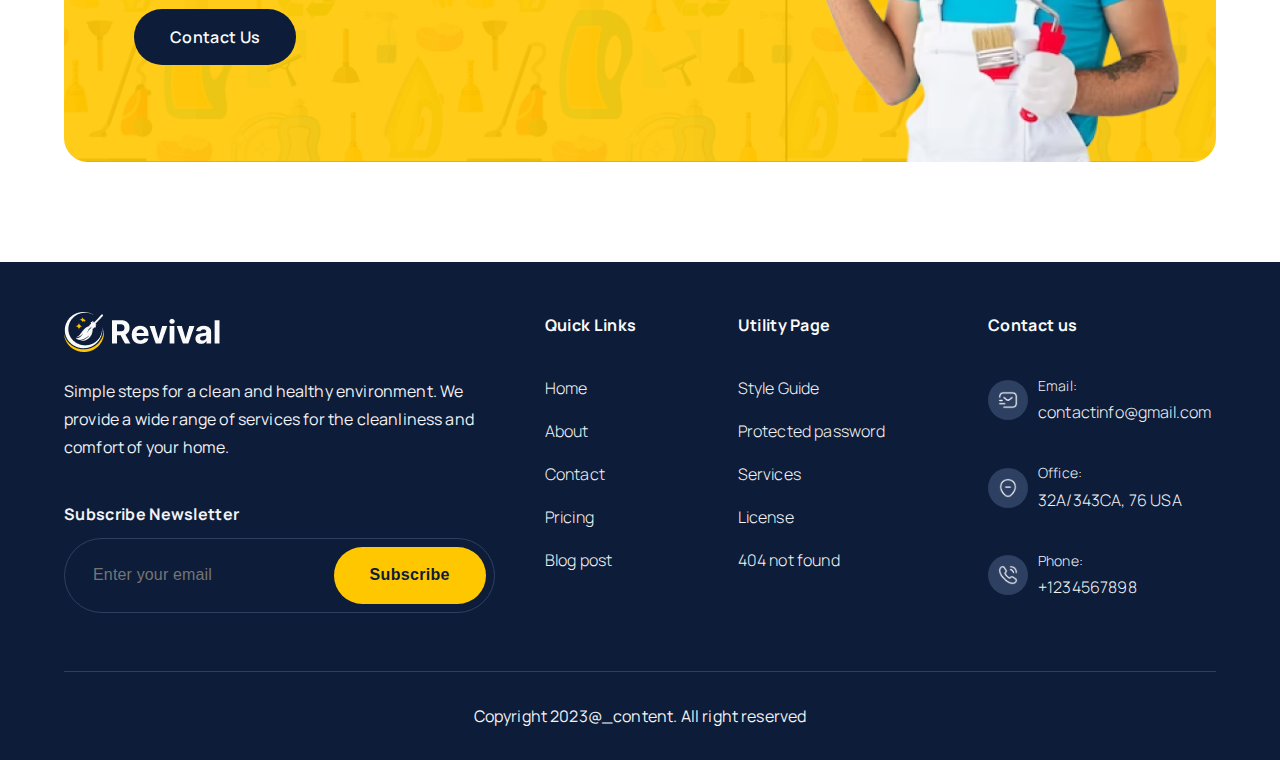
<file: signup.html>
<!DOCTYPE html>
<html lang="en">
  <meta charset="UTF-8" />
  <meta name="viewport" content="width=device-width, initial-scale=1.0" />
  <link rel="shortcut icon" href="./images/home/logo.svg" type="image/x-icon" />
  <title>Sign up - Revival Digistack</title>
  <!-- <link rel="stylesheet" href="./plugins/css/bootstrap.min.css" /> -->
  <link rel="stylesheet" href="./css/style.css" />

  <body>
    <!-- nav bar  -->
    <header>
      <div class="header-container">
        <a href="/" class="logo text-decoration-none">
          <img src="./images/home/logo.svg" alt="" />
          <h3>Revival</h3>
        </a>
        <ul class="menu">
          <li><a href="/">Home</a></li>
          <li>
            <a href="/services.html" class="text-decoration-none">Services</a>
          </li>
          <li>
            <a href="/aboutus.html" class="text-decoration-none">About us</a>
          </li>
          <li><a href="/blogs.html" class="text-decoration-none">Blog</a></li>
          <li class="active pages">
            <a href="#" class="text-decoration-none">Pages</a>
            <span>
              <img src="./images/home/arrow-down.svg" alt="" />
            </span>
            <ul class="dropdown-menu">
              <li><a href="/pricing.html">Pricing</a></li>
              <li><a href="/team.html">Team</a></li>
              <li><a href="/contactus.html">Contact us</a></li>
              <li><a href="/bookingservices.html">Booking Services</a></li>
              <li><a href="/faq.html">Faq's</a></li>
              <li><a href="#">Sign in</a></li>
            </ul>
          </li>
        </ul>
        <div class="phone-number">
          <img src="./images/home/call-icon.svg" alt="" />
          <p>+98997970703</p>
        </div>
        <img class="menu-icon" src="./images/home/menu-icon.svg" alt="" />
      </div>
    </header>

    <main>
      <!-- title section  -->
      <section class="title-section">
        <div class="title-banner">
          <div>
            <h2 class="title">Sign up</h2>
            <p class="description">
              Welcome back! Sign up access your account securely.
            </p>
          </div>
          <img class="jigjag-icon-one" src="./images/jigjag-icon.png" alt="" />
          <img class="jigjag-icon-two" src="./images/jigjag-icon.png" alt="" />
          <img
            class="spring-arrow-icon"
            src="./images/spring-dark.png"
          />
        </div>
      </section>

      <!-- sign in form section -->
      <section class="signup-form-section">
        <img class="signup-banner" src="./images/signin.png" alt="" />
        <div class="signup-form">
          <form class="main-form main-form-borderless main-form-paddingless">
            <h3 class="form-title form-title-medium-margin">Sing up</h3>
            <p class="form-description form-description-large-margin">
              Sign up with social account or enter your details
            </p>
            <div class="socials-icons">
              <div class="icon">
                <img src="./images/google.png" alt="" />
              </div>
              <div class="icon">
                <img src="./images/Facebook.png" alt="" />
              </div>
              <div class="icon">
                <img src="./images/apple.png" alt="" />
              </div>
            </div>
            <div class="all-inputs all-inputs-medium-gap">
              <input
                class="input-field input-field-light"
                type="text"
                placeholder="Full Name*"
                required
              />
              <input
                class="input-field input-field-light"
                type="email"
                placeholder="Email address*"
                required
              />
              <input
                class="input-field input-field-light"
                type="password"
                placeholder="Password*"
                required
              />
            </div>
            <input class="submit-btn" type="submit" value="Sign up" />
            <p class="terms-policy">
              By confirming your email, you agree to our
              <span><a href="">Term of service</a></span> and that you have read
              and understood our <span><a href="">privacy policy</a></span
              >.
            </p>
            <p class="account-validation">
              Don't have an account.<span
                ><a href="./signin.html">Log in</a></span
              >
            </p>
          </form>
        </div>
      </section>

      <!-- contact banner section  -->
      <section class="contact-banner">
        <div class="contact-banner-container">
          <div class="contact-banner-content">
            <h2 class="">
              Let’s Discuss how to make Your cleaning services better
            </h2>
            <p>
              Customer satisfaction is at the core of our business philosophy We
              to build long-lasting relationships with our clients.
            </p>
            <div class="contact-btn">
              <a href="#"> Contact Us</a>
            </div>
          </div>
          <div class="contact-img-container">
            <img src="./images/man.png" alt="" />
          </div>
        </div>
      </section>
    </main>

    <footer>
      <div class="footer-container">
        <div class="footer-content">
          <div class="footer-info">
            <img src="./images/logo-with-text.png" alt="" />
            <p>
              Simple steps for a clean and healthy environment. We provide a
              wide range of services for the cleanliness and comfort of your
              home.
            </p>
            <h3 class="form-title">Subscribe Newsletter</h3>
            <form>
              <input type="email" placeholder="Enter your email" required />
              <button type="submit">Subscribe</button>
            </form>
          </div>
          <ul class="quick-links">
            <li class="menu-title">Quick Links</li>
            <li><a href="/">Home</a></li>
            <li><a href="./aboutus.html">About</a></li>
            <li><a href="./aboutus.html">Contact</a></li>
            <li><a href="./aboutus.html">Pricing</a></li>
            <li><a href="./aboutus.html">Blog post</a></li>
          </ul>
          <ul class="utility-page">
            <li class="menu-title">Utility Page</li>
            <li><a href="#">Style Guide</a></li>
            <li><a href="#">Protected password</a></li>
            <li><a href="#">Services</a></li>
            <li><a href="#">License</a></li>
            <li><a href="#">404 not found</a></li>
          </ul>
          <ul class="contact-us">
            <li class="menu-title">Contact us</li>
            <li>
              <div class="icon">
                <img src="./images/sms-tracking.png" alt="" />
              </div>
              <div>
                <p>Email:</p>
                <p>contactinfo@gmail.com</p>
              </div>
            </li>
            <li>
              <div class="icon">
                <img src="./images/location-minus.png" alt="" />
              </div>
              <div>
                <p>Office:</p>
                <p>32A/343CA, 76 USA</p>
              </div>
            </li>
            <li>
              <div class="icon">
                <img src="./images/call-calling.png" alt="" />
              </div>
              <div>
                <p>Phone:</p>
                <p>+1234567898</p>
              </div>
            </li>
          </ul>
        </div>
        <div class="copy-write-content">
          <div class="footer-line"></div>
          <p class="copy-write-text">
            Copyright 2023@_content. All right reserved
          </p>
        </div>
      </div>
    </footer>

    <script src="./plugins/js/bootstrap.bundle.js"></script>
  </body>
</html>
</file>
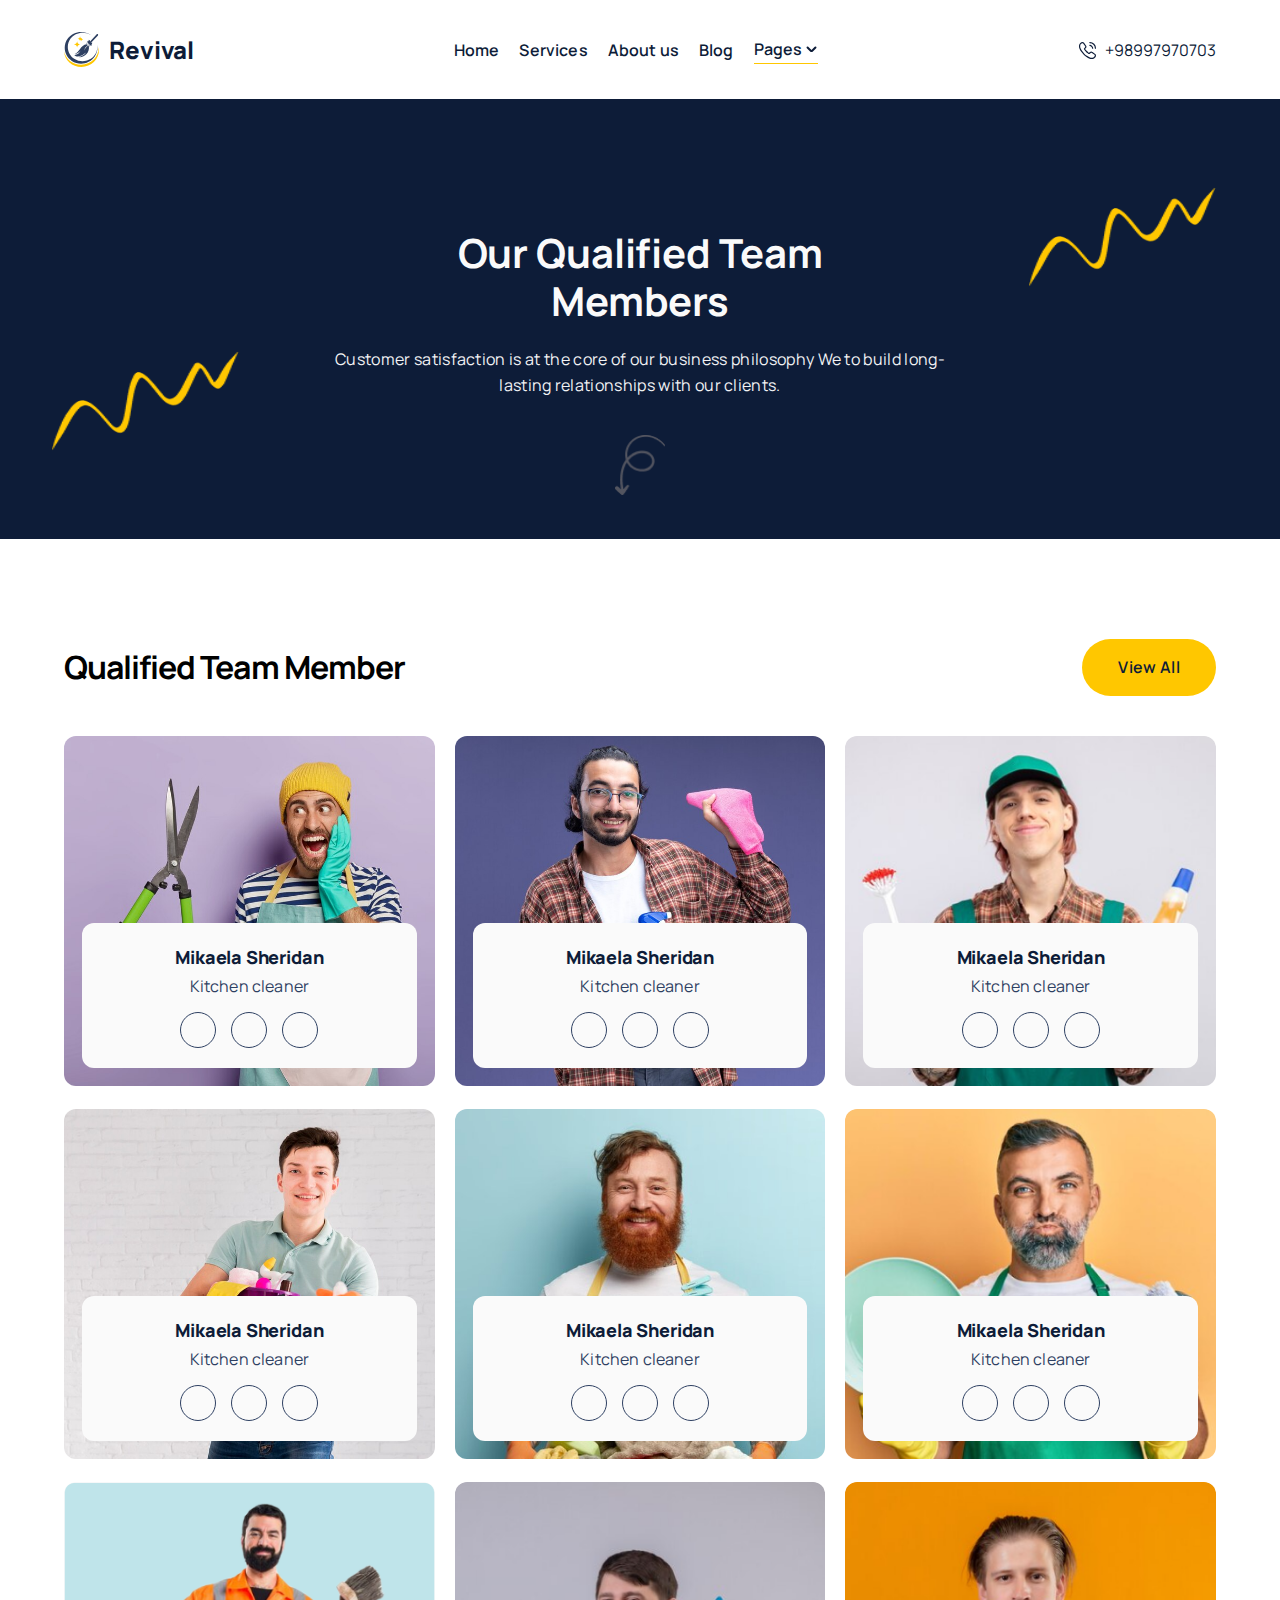
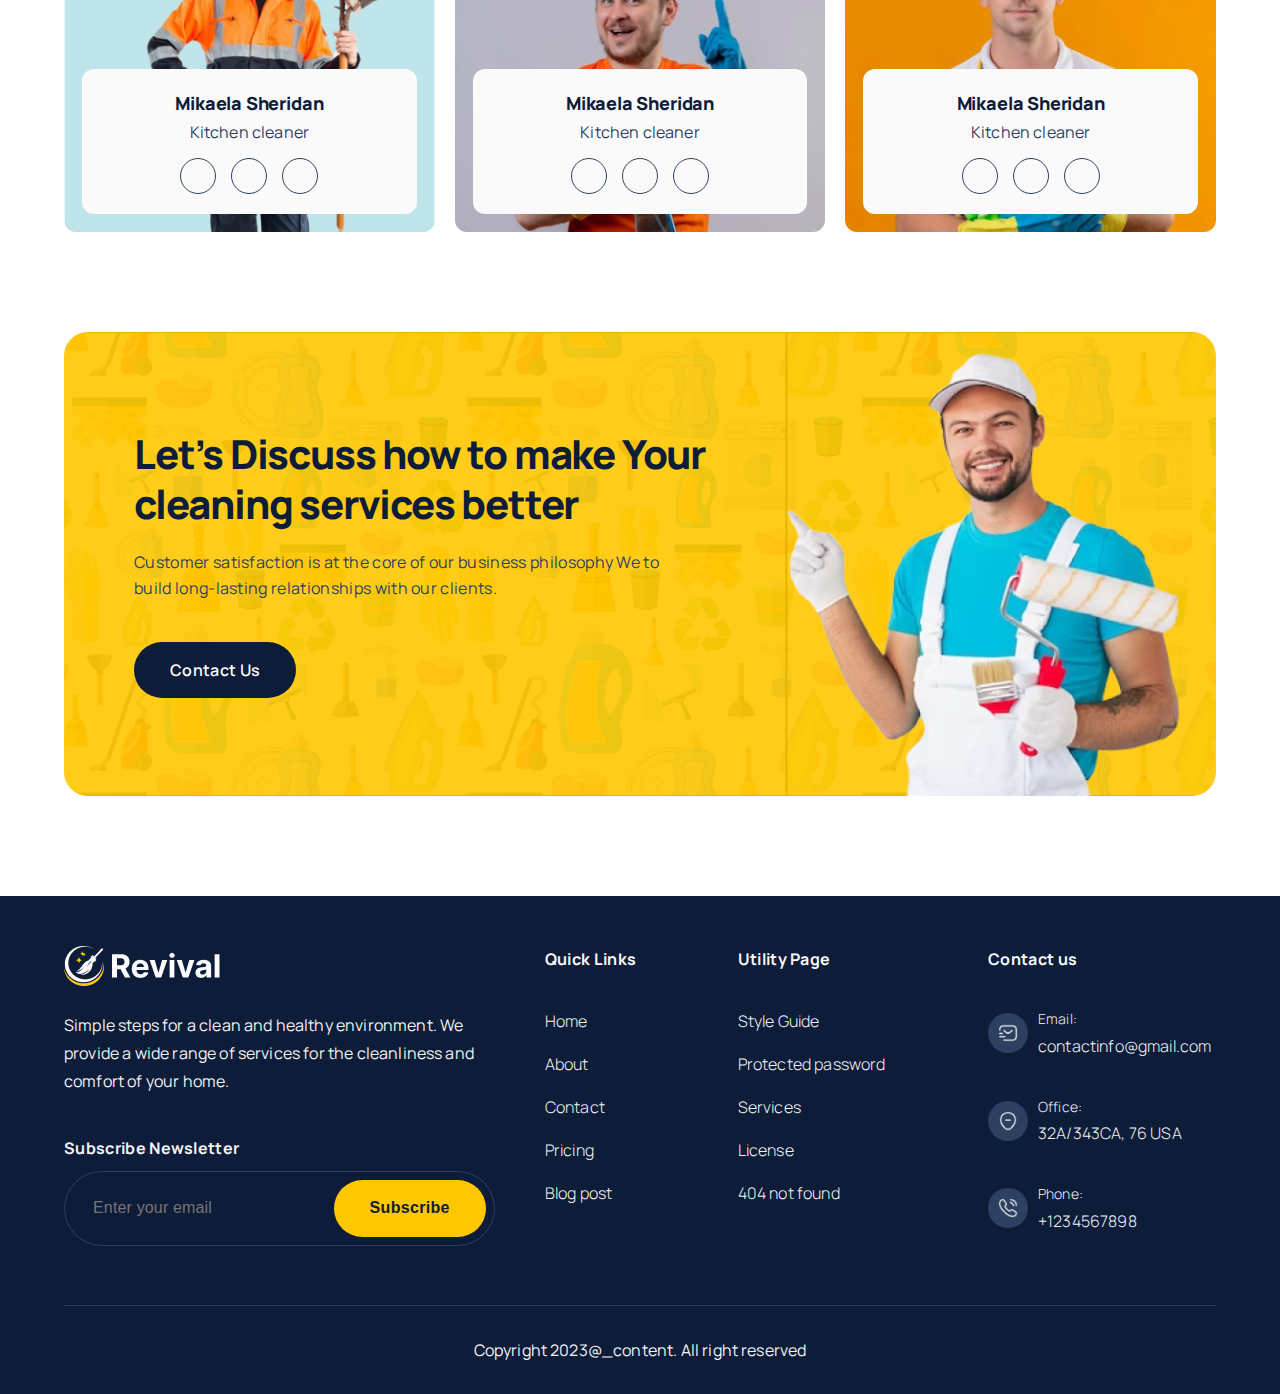
<file: team.html>
<!DOCTYPE html>
<html lang="en">
  <meta charset="UTF-8" />
  <meta name="viewport" content="width=device-width, initial-scale=1.0" />
  <link rel="shortcut icon" href="./images/home/logo.svg" type="image/x-icon" />
  <title>Team - Revival Digistack</title>
  <link
    rel="stylesheet"
    href="https://cdnjs.cloudflare.com/ajax/libs/font-awesome/6.5.1/css/all.min.css"
    integrity="sha512-DTOQO9RWCH3ppGqcWaEA1BIZOC6xxalwEsw9c2QQeAIftl+Vegovlnee1c9QX4TctnWMn13TZye+giMm8e2LwA=="
    crossorigin="anonymous"
    referrerpolicy="no-referrer"
  />
  <!-- <link rel="stylesheet" href="./plugins/css/bootstrap.min.css" /> -->
  <link rel="stylesheet" href="./css/style.css" />

  <body>
    <!-- nav bar  -->
    <header>
      <div class="header-container">
        <a href="/" class="logo text-decoration-none">
          <img src="./images/home/logo.svg" alt="" />
          <h3>Revival</h3>
        </a>
        <ul class="menu">
          <li><a href="/">Home</a></li>
          <li>
            <a href="/services.html" class="text-decoration-none">Services</a>
          </li>
          <li>
            <a href="/aboutus.html" class="text-decoration-none">About us</a>
          </li>
          <li><a href="/blogs.html" class="text-decoration-none">Blog</a></li>
          <li class="active pages">
            <a href="#" class="text-decoration-none">Pages</a>
            <span>
              <img src="./images/home/arrow-down.svg" alt="" />
            </span>
            <ul class="dropdown-menu">
              <li><a href="/pricing.html">Pricing</a></li>
              <li><a href="#">Team</a></li>
              <li><a href="/contactus.html">Contact us</a></li>
              <li><a href="/bookingservices.html">Booking Services</a></li>
              <li><a href="/faq.html">Faq's</a></li>
              <li><a href="/signin.html">Sign in</a></li>
            </ul>
          </li>
        </ul>
        <div class="phone-number">
          <img src="./images/home/call-icon.svg" alt="" />
          <p>+98997970703</p>
        </div>
        <img class="menu-icon" src="./images/home/menu-icon.svg" alt="" />
      </div>
    </header>

    <main>
      <!-- title section  -->
      <section class="title-section">
        <div class="title-banner">
          <div>
            <h2 class="title">
              Our Qualified Team <br />
              Members
            </h2>
            <p class="description">
              Customer satisfaction is at the core of our business philosophy We
              to build long-lasting relationships with our clients.
            </p>
          </div>
          <img class="jigjag-icon-one" src="./images/jigjag-icon.png" alt="" />
          <img class="jigjag-icon-two" src="./images/jigjag-icon.png" alt="" />
          <img
            class="spring-arrow-icon"
            src="./images/spring-arrow.png"
            alt=""
          />
        </div>
      </section>

      <!-- team section  -->
      <section class="team-section">
        <div class="title-container">
          <h3 class="team-title">Qualified Team Member</h3>
          <!-- <a href="#" disabled>View All</a> -->
          <span>View All</span>
        </div>
        <div class="team-container">
          <div class="team-card card-one">
            <div class="member-info">
              <a class="member-name" href="/member1.html">Mikaela Sheridan</a>
              <p class="member-position">Kitchen cleaner</p>
              <div class="socials-container socials-container-center">
                <div class="socials">
                  <a href="#">
                    <i class="fa-brands fa-facebook-f"></i>
                  </a>
                  <a href="#">
                    <i class="fa-brands fa-x-twitter"></i>
                  </a>
                  <a href="#">
                    <i class="fa-brands fa-linkedin-in"></i>
                  </a>
                </div>
              </div>
            </div>
          </div>
          <div class="team-card card-two">
            <div class="member-info">
              <a class="member-name" href="/member1.html">Mikaela Sheridan</a>
              <p class="member-position">Kitchen cleaner</p>
              <div class="socials-container socials-container-center">
                <div class="socials">
                  <a href="#">
                    <i class="fa-brands fa-facebook-f"></i>
                  </a>
                  <a href="#">
                    <i class="fa-brands fa-x-twitter"></i>
                  </a>
                  <a href="#">
                    <i class="fa-brands fa-linkedin-in"></i>
                  </a>
                </div>
              </div>
            </div>
          </div>
          <div class="team-card card-three">
            <div class="member-info">
              <a class="member-name" href="/member1.html">Mikaela Sheridan</a>
              <p class="member-position">Kitchen cleaner</p>
              <div class="socials-container socials-container-center">
                <div class="socials">
                  <a href="#">
                    <i class="fa-brands fa-facebook-f"></i>
                  </a>
                  <a href="#">
                    <i class="fa-brands fa-x-twitter"></i>
                  </a>
                  <a href="#">
                    <i class="fa-brands fa-linkedin-in"></i>
                  </a>
                </div>
              </div>
            </div>
          </div>
          <div class="team-card card-four">
            <div class="member-info">
              <a class="member-name" href="/member1.html">Mikaela Sheridan</a>
              <p class="member-position">Kitchen cleaner</p>
              <div class="socials-container socials-container-center">
                <div class="socials">
                  <a href="#">
                    <i class="fa-brands fa-facebook-f"></i>
                  </a>
                  <a href="#">
                    <i class="fa-brands fa-x-twitter"></i>
                  </a>
                  <a href="#">
                    <i class="fa-brands fa-linkedin-in"></i>
                  </a>
                </div>
              </div>
            </div>
          </div>
          <div class="team-card card-five">
            <div class="member-info">
              <a class="member-name" href="/member1.html">Mikaela Sheridan</a>
              <p class="member-position">Kitchen cleaner</p>
              <div class="socials-container socials-container-center">
                <div class="socials">
                  <a href="#">
                    <i class="fa-brands fa-facebook-f"></i>
                  </a>
                  <a href="#">
                    <i class="fa-brands fa-x-twitter"></i>
                  </a>
                  <a href="#">
                    <i class="fa-brands fa-linkedin-in"></i>
                  </a>
                </div>
              </div>
            </div>
          </div>
          <div class="team-card card-six">
            <div class="member-info">
              <a class="member-name" href="/member1.html">Mikaela Sheridan</a>
              <p class="member-position">Kitchen cleaner</p>
              <div class="socials-container socials-container-center">
                <div class="socials">
                  <a href="#">
                    <i class="fa-brands fa-facebook-f"></i>
                  </a>
                  <a href="#">
                    <i class="fa-brands fa-x-twitter"></i>
                  </a>
                  <a href="#">
                    <i class="fa-brands fa-linkedin-in"></i>
                  </a>
                </div>
              </div>
            </div>
          </div>
          <div class="team-card card-seven">
            <div class="member-info">
              <a class="member-name" href="/member1.html">Mikaela Sheridan</a>
              <p class="member-position">Kitchen cleaner</p>
              <div class="socials-container socials-container-center">
                <div class="socials">
                  <a href="#">
                    <i class="fa-brands fa-facebook-f"></i>
                  </a>
                  <a href="#">
                    <i class="fa-brands fa-x-twitter"></i>
                  </a>
                  <a href="#">
                    <i class="fa-brands fa-linkedin-in"></i>
                  </a>
                </div>
              </div>
            </div>
          </div>
          <div class="team-card card-eight">
            <div class="member-info">
              <a class="member-name" href="/member1.html">Mikaela Sheridan</a>
              <p class="member-position">Kitchen cleaner</p>
              <div class="socials-container socials-container-center">
                <div class="socials">
                  <a href="#">
                    <i class="fa-brands fa-facebook-f"></i>
                  </a>
                  <a href="#">
                    <i class="fa-brands fa-x-twitter"></i>
                  </a>
                  <a href="#">
                    <i class="fa-brands fa-linkedin-in"></i>
                  </a>
                </div>
              </div>
            </div>
          </div>
          <div class="team-card card-nine">
            <div class="member-info">
              <a class="member-name" href="/member1.html">Mikaela Sheridan</a>
              <p class="member-position">Kitchen cleaner</p>
              <div class="socials-container socials-container-center">
                <div class="socials">
                  <a href="#">
                    <i class="fa-brands fa-facebook-f"></i>
                  </a>
                  <a href="#">
                    <i class="fa-brands fa-x-twitter"></i>
                  </a>
                  <a href="#">
                    <i class="fa-brands fa-linkedin-in"></i>
                  </a>
                </div>
              </div>
            </div>
          </div>
        </div>
      </section>

      <!-- contact banner section  -->
      <section class="contact-banner">
        <div class="contact-banner-container">
          <div class="contact-banner-content">
            <h2 class="">
              Let’s Discuss how to make Your cleaning services better
            </h2>
            <p>
              Customer satisfaction is at the core of our business philosophy We
              to build long-lasting relationships with our clients.
            </p>
            <div class="contact-btn">
              <a href="#"> Contact Us</a>
            </div>
          </div>
          <div class="contact-img-container">
            <img src="./images/man.png" alt="" />
          </div>
        </div>
      </section>
    </main>

    <footer>
      <div class="footer-container">
        <div class="footer-content">
          <div class="footer-info">
            <img src="./images/logo-with-text.png" alt="" />
            <p>
              Simple steps for a clean and healthy environment. We provide a
              wide range of services for the cleanliness and comfort of your
              home.
            </p>
            <h3 class="form-title">Subscribe Newsletter</h3>
            <form>
              <input type="email" placeholder="Enter your email" required />
              <button type="submit">Subscribe</button>
            </form>
          </div>
          <ul class="quick-links">
            <li class="menu-title">Quick Links</li>
            <li><a href="/">Home</a></li>
            <li><a href="./aboutus.html">About</a></li>
            <li><a href="./aboutus.html">Contact</a></li>
            <li><a href="./aboutus.html">Pricing</a></li>
            <li><a href="./aboutus.html">Blog post</a></li>
          </ul>
          <ul class="utility-page">
            <li class="menu-title">Utility Page</li>
            <li><a href="#">Style Guide</a></li>
            <li><a href="#">Protected password</a></li>
            <li><a href="#">Services</a></li>
            <li><a href="#">License</a></li>
            <li><a href="#">404 not found</a></li>
          </ul>
          <ul class="contact-us">
            <li class="menu-title">Contact us</li>
            <li>
              <div class="icon">
                <img src="./images/sms-tracking.png" alt="" />
              </div>
              <div>
                <p>Email:</p>
                <p>contactinfo@gmail.com</p>
              </div>
            </li>
            <li>
              <div class="icon">
                <img src="./images/location-minus.png" alt="" />
              </div>
              <div>
                <p>Office:</p>
                <p>32A/343CA, 76 USA</p>
              </div>
            </li>
            <li>
              <div class="icon">
                <img src="./images/call-calling.png" alt="" />
              </div>
              <div>
                <p>Phone:</p>
                <p>+1234567898</p>
              </div>
            </li>
          </ul>
        </div>
        <div class="copy-write-content">
          <div class="footer-line"></div>
          <p class="copy-write-text">
            Copyright 2023@_content. All right reserved
          </p>
        </div>
      </div>
    </footer>

    <script src="./plugins/js/bootstrap.bundle.js"></script>
  </body>
</html>
</file>
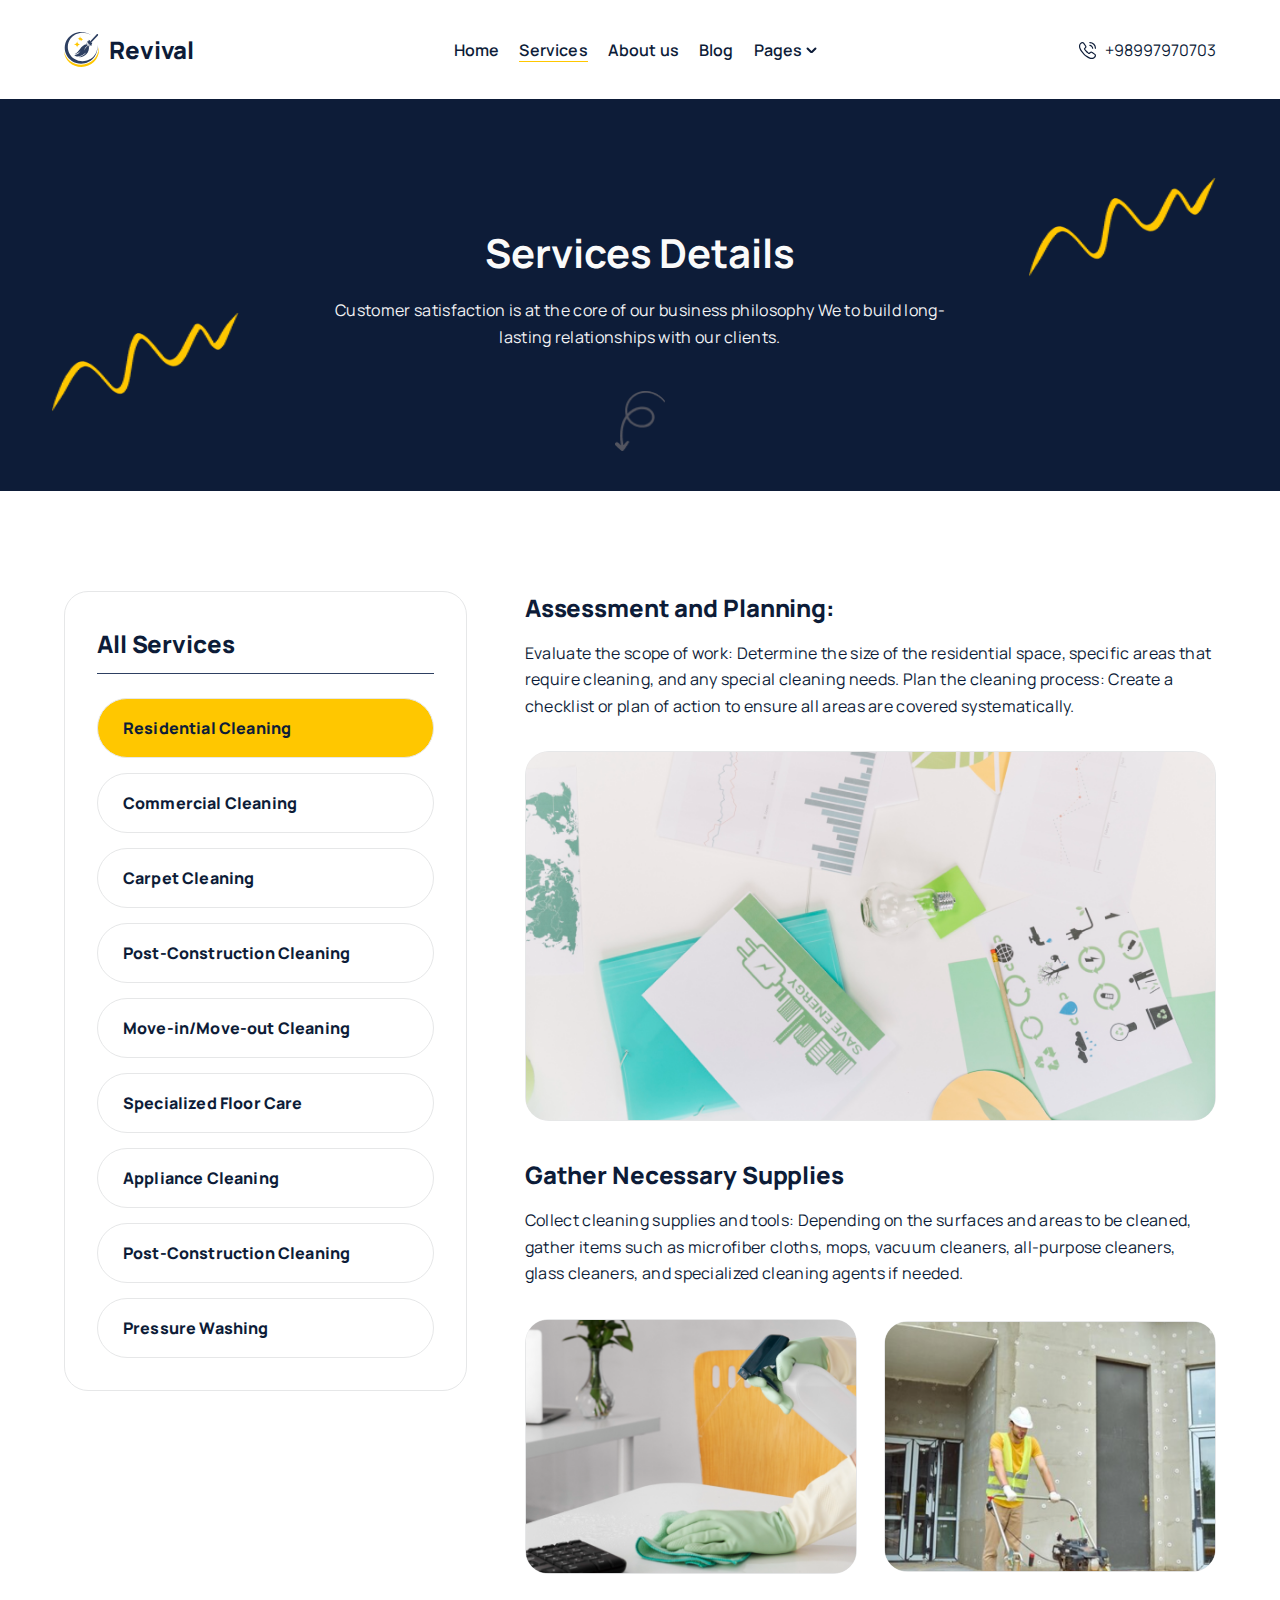
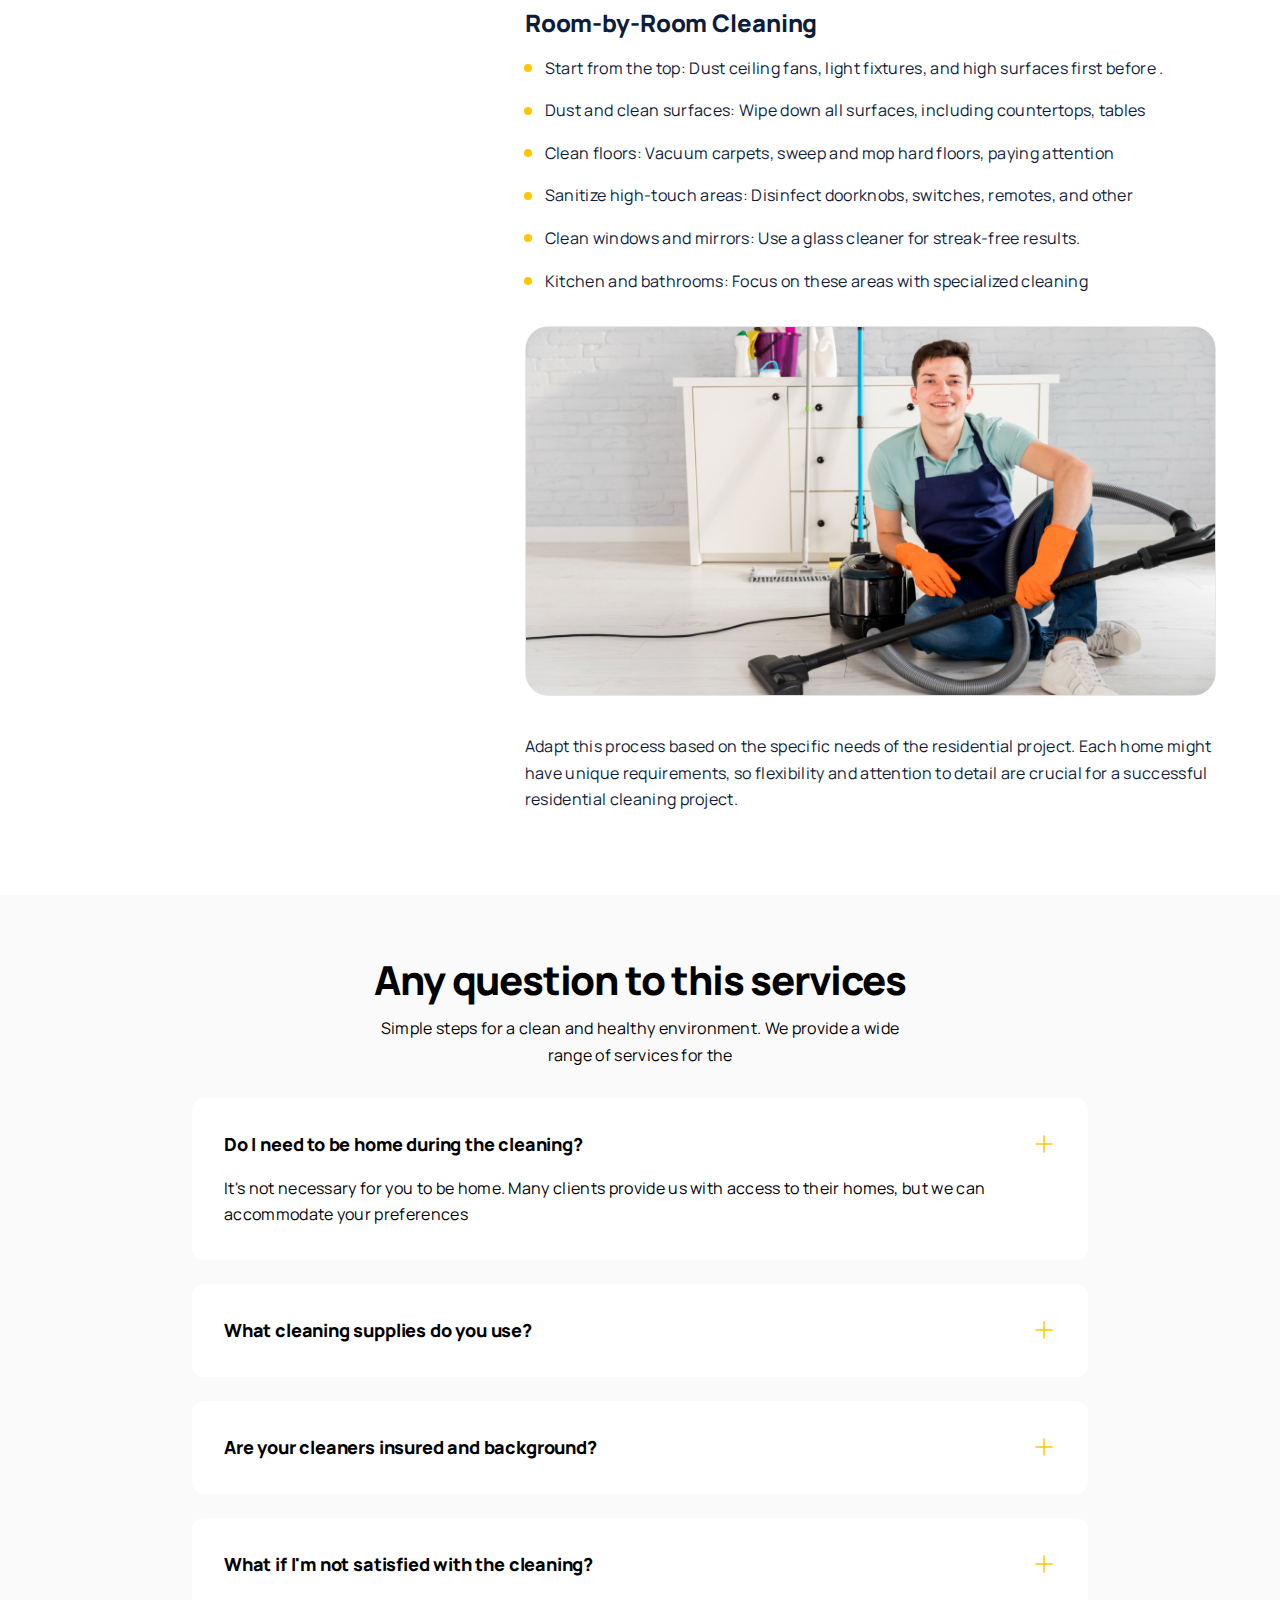
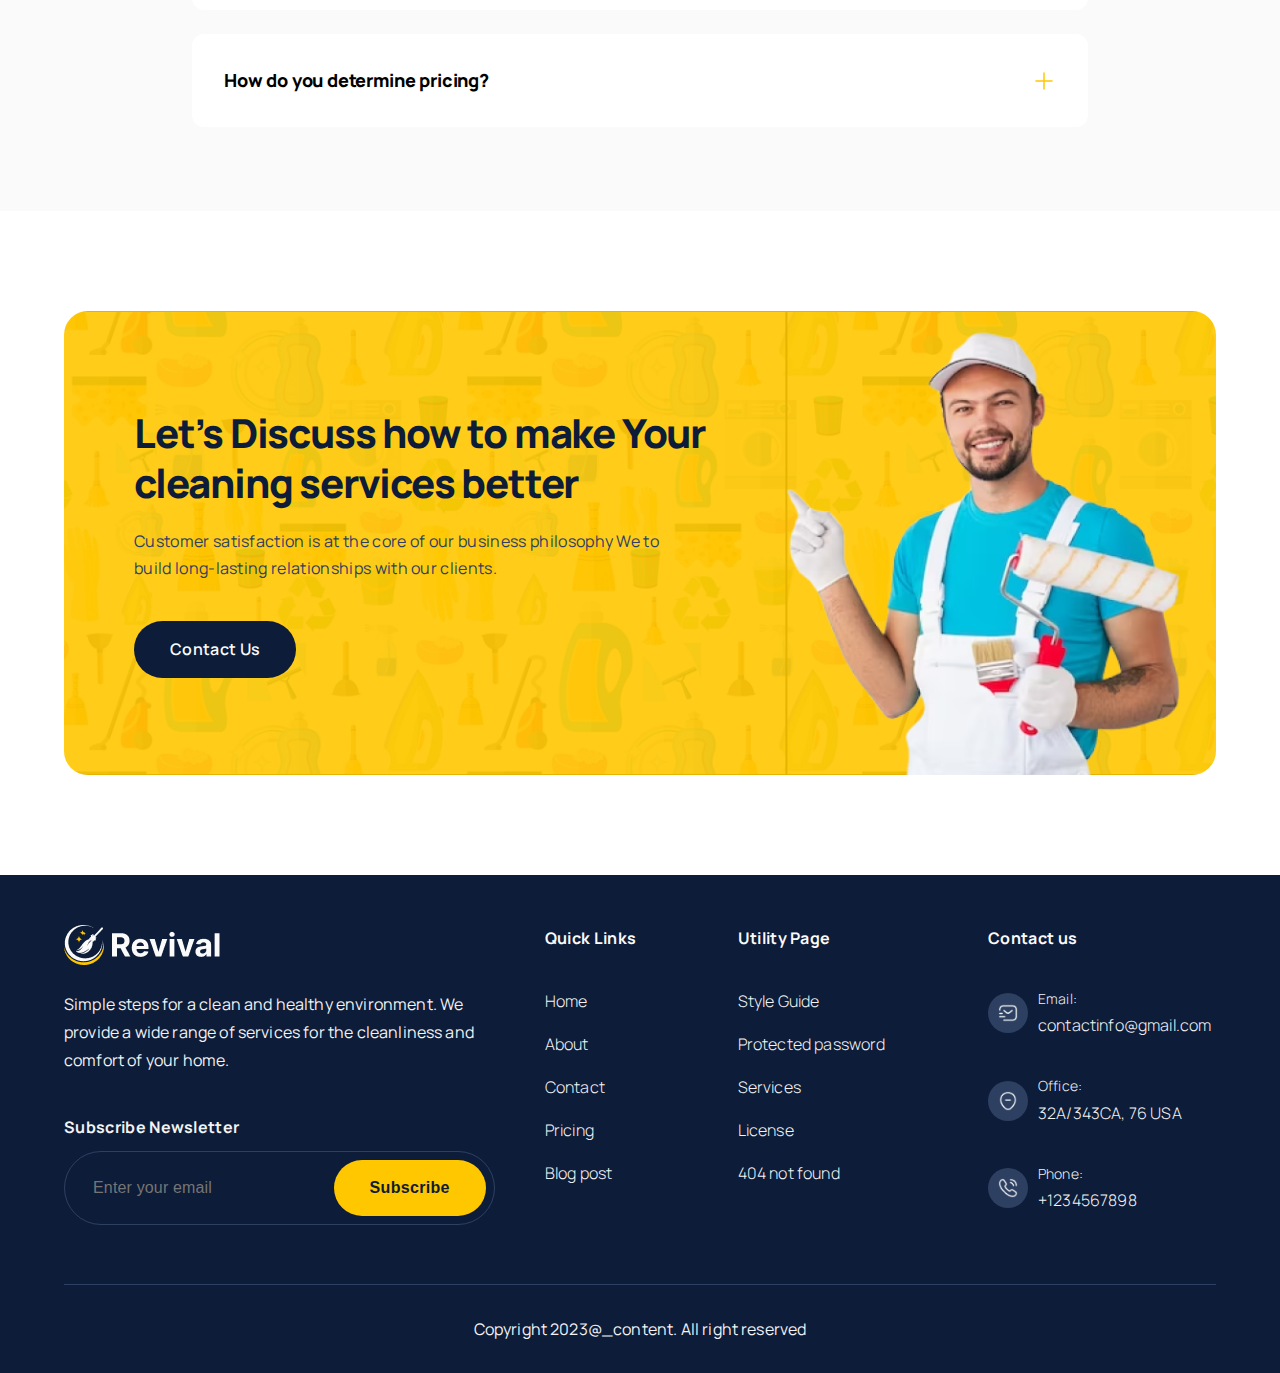
<file: services/servicedetails.html>
<!DOCTYPE html>
<html lang="en">
  <meta charset="UTF-8" />
  <meta name="viewport" content="width=device-width, initial-scale=1.0" />
  <link
    rel="shortcut icon"
    href="../images/home/logo.svg"
    type="image/x-icon"
  />
  <title>Services - Revival Digistack</title>
  <script
    src="https://cdnjs.cloudflare.com/ajax/libs/jquery/3.7.1/jquery.min.js"
    integrity="sha512-v2CJ7UaYy4JwqLDIrZUI/4hqeoQieOmAZNXBeQyjo21dadnwR+8ZaIJVT8EE2iyI61OV8e6M8PP2/4hpQINQ/g=="
    crossorigin="anonymous"
    referrerpolicy="no-referrer"
  ></script>
  <!-- <link rel="stylesheet" href="./plugins/css/bootstrap.min.css" /> -->
  <link rel="stylesheet" href="../css/style.css" />

  <body>
    <!-- nav bar  -->
    <header>
      <div class="header-container">
        <a href="/" class="logo text-decoration-none">
          <img src="../images/home/logo.svg" alt="" />
          <h3>Revival</h3>
        </a>
        <ul class="menu">
          <li><a href="/">Home</a></li>
          <li>
            <a href="#" class="active text-decoration-none">Services</a>
          </li>
          <li>
            <a href="/aboutus.html" class="text-decoration-none">About us</a>
          </li>
          <li><a href="/blogs.html" class="text-decoration-none">Blog</a></li>
          <li class="pages">
            <a href="#" class="text-decoration-none">Pages</a>
            <span>
              <img src="../images/home/arrow-down.svg" alt="" />
            </span>
            <ul class="dropdown-menu">
              <li><a href="/pricing.html">Pricing</a></li>
              <li><a href="/team.html">Team</a></li>
              <li><a href="/contactus.html">Contact us</a></li>
              <li><a href="/bookingservices.html">Booking Services</a></li>
              <li><a href="/faq.html">Faq's</a></li>
              <li><a href="/signin.html">Sign in</a></li>
            </ul>
          </li>
        </ul>
        <div class="phone-number">
          <img src="../images/home/call-icon.svg" alt="" />
          <p>+98997970703</p>
        </div>
        <img class="menu-icon" src="../images/home/menu-icon.svg" alt="" />
      </div>
    </header>

    <main>
      <!-- title section  -->
      <section class="title-section">
        <div class="title-banner">
          <div>
            <h2 class="title">Services Details</h2>
            <p class="description">
              Customer satisfaction is at the core of our business philosophy We
              to build long-lasting relationships with our clients.
            </p>
          </div>
          <img class="jigjag-icon-one" src="../images/jigjag-icon.png" alt="" />
          <img class="jigjag-icon-two" src="../images/jigjag-icon.png" alt="" />
          <img
            class="spring-arrow-icon"
            src="../images/spring-arrow.png"
            alt=""
          />
        </div>
      </section>

      <!-- service details section -->
      <section class="service-details-section">
        <div class="service-sidebar-container">
          <div class="service-sidebar">
            <div class="sidebar-menu">
              <h4 class="sidebar-menu-title sidebar-menu-title-large">
                All Services
              </h4>
              <ul>
                <li>
                  <a
                    class="menu-item menu-item-primary active active-yellow"
                    href="#"
                    >Residential Cleaning</a
                  >
                </li>
                <li>
                  <a class="menu-item menu-item-primary" href=""
                    >Commercial Cleaning</a
                  >
                </li>
                <li>
                  <a class="menu-item menu-item-primary" href=""
                    >Carpet Cleaning</a
                  >
                </li>
                <li>
                  <a class="menu-item menu-item-primary" href=""
                    >Post-Construction Cleaning</a
                  >
                </li>
                <li>
                  <a class="menu-item menu-item-primary" href=""
                    >Move-in/Move-out Cleaning</a
                  >
                </li>
                <li>
                  <a class="menu-item menu-item-primary" href=""
                    >Specialized Floor Care</a
                  >
                </li>
                <li>
                  <a class="menu-item menu-item-primary" href="">
                    Appliance Cleaning</a
                  >
                </li>
                <li>
                  <a class="menu-item menu-item-primary" href=""
                    >Post-Construction Cleaning</a
                  >
                </li>
                <li>
                  <a class="menu-item menu-item-primary" href="">
                    Pressure Washing</a
                  >
                </li>
              </ul>
            </div>
          </div>
        </div>
        <div class="service-details">
          <h3 class="service-details-title">Assessment and Planning:</h3>
          <p class="service-details-description">
            Evaluate the scope of work: Determine the size of the residential
            space, specific areas that require cleaning, and any special
            cleaning needs. Plan the cleaning process: Create a checklist or
            plan of action to ensure all areas are covered systematically.
          </p>
          <img
            class="thumbnail"
            src="../images/services/residential-thumbnail1.png"
            alt=""
          />
          <h3 class="service-details-title">Gather Necessary Supplies</h3>
          <p class="service-details-description">
            Collect cleaning supplies and tools: Depending on the surfaces and
            areas to be cleaned, gather items such as microfiber cloths, mops,
            vacuum cleaners, all-purpose cleaners, glass cleaners, and
            specialized cleaning agents if needed.
          </p>
          <div class="multi-thumbnail">
            <img
              class="thumbnail"
              src="../images//services/residential-child-thumbnail1.png"
              alt=""
            />
            <img
              class="thumbnail"
              src="../images//services/residential-child-thumbnail2.png"
              alt=""
            />
          </div>
          <h3 class="service-details-title">Room-by-Room Cleaning</h3>
          <ul>
            <li>
              Start from the top: Dust ceiling fans, light fixtures, and high
              surfaces first before .
            </li>
            <li>
              Dust and clean surfaces: Wipe down all surfaces, including
              countertops, tables
            </li>
            <li>
              Clean floors: Vacuum carpets, sweep and mop hard floors, paying
              attention
            </li>
            <li>
              Sanitize high-touch areas: Disinfect doorknobs, switches, remotes,
              and other
            </li>
            <li>
              Clean windows and mirrors: Use a glass cleaner for streak-free
              results.
            </li>
            <li>
              Kitchen and bathrooms: Focus on these areas with specialized
              cleaning
            </li>
          </ul>
          <img
            class="thumbnail"
            src="../images/services/residential-thumbnail2.png"
            alt=""
          />
          <p class="service-details-description">
            Adapt this process based on the specific needs of the residential
            project. Each home might have unique requirements, so flexibility
            and attention to detail are crucial for a successful residential
            cleaning project.
          </p>
        </div>
      </section>

      <section class="service-question-section">
        <div class="service-question-container">
          <h2 class="service-question-title">Any question to this services</h2>
          <p class="service-question-description">
            Simple steps for a clean and healthy environment. We provide a wide
            range of services for the
          </p>
          <div class="service-questions">
            <div class="question-and-answer question-and-answer-light">
              <h3 class="question question-one">
                Do I need to be home during the cleaning?
                <img src="../images/home/plus-icon.svg" alt="" />
              </h3>
              <p class="answer answer-one">
                It's not necessary for you to be home. Many clients provide us
                with access to their homes, but we can accommodate your
                preferences
              </p>
            </div>
            <div class="question-and-answer question-and-answer-light">
              <h3 class="question question-two">
                What cleaning supplies do you use?
                <img src="../images/home/plus-icon.svg" alt="" />
              </h3>
              <p class="answer answer-two">
                It's not necessary for you to be home. Many clients provide us
                with access to their homes, but we can accommodate your
                preferences
              </p>
            </div>
            <div class="question-and-answer question-and-answer-light">
              <h3 class="question question-three">
                Are your cleaners insured and background?
                <img src="../images/home/plus-icon.svg" alt="" />
              </h3>
              <p class="answer answer-three">
                It's not necessary for you to be home. Many clients provide us
                with access to their homes, but we can accommodate your
                preferences
              </p>
            </div>
            <div class="question-and-answer question-and-answer-light">
              <h3 class="question question-four">
                What if I'm not satisfied with the cleaning?
                <img src="../images/home/plus-icon.svg" alt="" />
              </h3>
              <p class="answer answer-four">
                It's not necessary for you to be home. Many clients provide us
                with access to their homes, but we can accommodate your
                preferences
              </p>
            </div>
            <div class="question-and-answer question-and-answer-light">
              <h3 class="question question-five">
                How do you determine pricing?
                <img src="../images/home/plus-icon.svg" alt="" />
              </h3>
              <p class="answer answer-five">
                It's not necessary for you to be home. Many clients provide us
                with access to their homes, but we can accommodate your
                preferences
              </p>
            </div>
          </div>
        </div>
      </section>

      <!-- contact banner section  -->
      <section class="contact-banner">
        <div class="contact-banner-container">
          <div class="contact-banner-content">
            <h2 class="">
              Let’s Discuss how to make Your cleaning services better
            </h2>
            <p>
              Customer satisfaction is at the core of our business philosophy We
              to build long-lasting relationships with our clients.
            </p>
            <div class="contact-btn">
              <a href="#"> Contact Us</a>
            </div>
          </div>
          <div class="contact-img-container">
            <img src="../images/man.png" alt="" />
          </div>
        </div>
      </section>
    </main>

    <footer>
      <div class="footer-container">
        <div class="footer-content">
          <div class="footer-info">
            <img src="../images/logo-with-text.png" alt="" />
            <p>
              Simple steps for a clean and healthy environment. We provide a
              wide range of services for the cleanliness and comfort of your
              home.
            </p>
            <h3 class="form-title">Subscribe Newsletter</h3>
            <form>
              <input type="email" placeholder="Enter your email" required />
              <button type="submit">Subscribe</button>
            </form>
          </div>
          <ul class="quick-links">
            <li class="menu-title">Quick Links</li>
            <li><a href="/">Home</a></li>
            <li><a href="./aboutus.html">About</a></li>
            <li><a href="./aboutus.html">Contact</a></li>
            <li><a href="./aboutus.html">Pricing</a></li>
            <li><a href="./aboutus.html">Blog post</a></li>
          </ul>
          <ul class="utility-page">
            <li class="menu-title">Utility Page</li>
            <li><a href="#">Style Guide</a></li>
            <li><a href="#">Protected password</a></li>
            <li><a href="#">Services</a></li>
            <li><a href="#">License</a></li>
            <li><a href="#">404 not found</a></li>
          </ul>
          <ul class="contact-us">
            <li class="menu-title">Contact us</li>
            <li>
              <div class="icon">
                <img src="../images/sms-tracking.png" alt="" />
              </div>
              <div>
                <p>Email:</p>
                <p>contactinfo@gmail.com</p>
              </div>
            </li>
            <li>
              <div class="icon">
                <img src="../images/location-minus.png" alt="" />
              </div>
              <div>
                <p>Office:</p>
                <p>32A/343CA, 76 USA</p>
              </div>
            </li>
            <li>
              <div class="icon">
                <img src="../images/call-calling.png" alt="" />
              </div>
              <div>
                <p>Phone:</p>
                <p>+1234567898</p>
              </div>
            </li>
          </ul>
        </div>
        <div class="copy-write-content">
          <div class="footer-line"></div>
          <p class="copy-write-text">
            Copyright 2023@_content. All right reserved
          </p>
        </div>
      </div>
    </footer>

    <script src="../plugins/js/bootstrap.bundle.js"></script>
    <script src="../plugins/js/accordion.js"></script>
  </body>
</html>
</file>
<file: css/style.css>
@import url("https://fonts.googleapis.com/css2?family=Manrope:wght@200..800&display=swap");
/*========TEXT===========*/
/*========BUTTON===========*/
:root {
  --primary: #0D1C38;
  --secondary: #FFC700;
  --grey-blue: #2E4062;
  --light-grey: #FAFAFA;
  --border-grey: #E6E7E8;
  --text-grey: #F2F3F5;
}

* {
  margin: 0;
  padding: 0;
  box-sizing: border-box;
  text-decoration: none;
  list-style-type: none;
}

body {
  font-family: "Manrope", sans-serif;
}

.socials-container {
  display: flex;
  align-items: center;
}
.socials-container-center {
  justify-content: center;
}
.socials-container .socials {
  display: flex;
  align-items: center;
  justify-content: center;
  gap: 15px;
}
.socials-container .socials a {
  width: 36px;
  height: 36px;
  border: 1px solid var(--grey-blue);
  border-radius: 50%;
  display: flex;
  align-items: center;
  justify-content: center;
}
.socials-container .socials a i {
  font-size: 14px;
  font-weight: 300;
  line-height: 1.75em;
  letter-spacing: 0.01em;
  color: var(--grey-blue);
}
@media (max-width: 768px) {
  .socials-container .socials a i {
    font-size: 12px;
  }
}

.main-form {
  padding: 40px;
  border: 1px solid var(--border-grey);
  border-radius: 24px;
}
@media (max-width: 560px) {
  .main-form {
    padding: 20px;
  }
}
.main-form-medium-padding {
  padding: 48px;
}
.main-form-large-padding {
  padding: 64px;
}
.main-form-borderless {
  border: none;
}
.main-form-paddingless {
  padding: 0;
}
.main-form .form-title {
  font-size: 48px;
  font-weight: 900;
  line-height: 1.25em;
  letter-spacing: -0.03em;
  color: var(--primary);
  margin-bottom: 12px;
}
@media (max-width: 1280px) {
  .main-form .form-title {
    font-size: 40px;
  }
}
@media (max-width: 1080px) {
  .main-form .form-title {
    font-size: 35px;
  }
}
@media (max-width: 768px) {
  .main-form .form-title {
    font-size: 30px;
  }
}
@media (max-width: 560px) {
  .main-form .form-title {
    font-size: 26px;
  }
}
.main-form .form-title-small-text {
  font-size: 32px;
  font-weight: 900;
  letter-spacing: -0.005em;
}
@media (max-width: 1280px) {
  .main-form .form-title-small-text {
    font-size: 24px;
  }
}
@media (max-width: 1080px) {
  .main-form .form-title-small-text {
    font-size: 22px;
  }
}
@media (max-width: 768px) {
  .main-form .form-title-small-text {
    font-size: 18px;
  }
}
@media (max-width: 560px) {
  .main-form .form-title-small-text {
    font-size: 16px;
  }
}
.main-form .form-title-medium-margin {
  margin-bottom: 16px;
}
@media (max-width: 768px) {
  .main-form .form-title-medium-margin {
    margin-bottom: 14px;
  }
}
.main-form .form-title-large-margin {
  margin-bottom: 32px;
}
@media (max-width: 1080px) {
  .main-form .form-title-large-margin {
    margin-bottom: 26px;
  }
}
@media (max-width: 768px) {
  .main-form .form-title-large-margin {
    margin-bottom: 22px;
  }
}
.main-form .form-description {
  font-size: 18px;
  font-weight: 400;
  line-height: 1.66em;
  letter-spacing: 0.02em;
  color: var(--primary);
  margin-bottom: 16px;
}
@media (max-width: 1280px) {
  .main-form .form-description {
    font-size: 16px;
  }
}
@media (max-width: 768px) {
  .main-form .form-description {
    font-size: 14px;
  }
}
@media (max-width: 560px) {
  .main-form .form-description {
    font-size: 12px;
  }
}
.main-form .form-description-medium-margin {
  margin-bottom: 24px;
}
@media (max-width: 768px) {
  .main-form .form-description-medium-margin {
    margin-bottom: 16px;
  }
}
.main-form .form-description-large-margin {
  margin-bottom: 32px;
}
@media (max-width: 1080px) {
  .main-form .form-description-large-margin {
    margin-bottom: 26px;
  }
}
@media (max-width: 768px) {
  .main-form .form-description-large-margin {
    margin-bottom: 22px;
  }
}
.main-form .socials-icons {
  display: flex;
  align-items: center;
  justify-content: space-between;
  margin-bottom: 32px;
}
@media (max-width: 1080px) {
  .main-form .socials-icons {
    margin-bottom: 26px;
  }
}
@media (max-width: 768px) {
  .main-form .socials-icons {
    margin-bottom: 22px;
  }
}
.main-form .socials-icons .icon {
  width: 165px;
  height: 56px;
  border-radius: 40px;
  border: 1px solid var(--text-grey);
  display: flex;
  align-items: center;
  justify-content: center;
  cursor: pointer;
}
@media (max-width: 1400px) {
  .main-form .socials-icons .icon {
    width: 31%;
    height: 50px;
  }
}
@media (max-width: 768px) {
  .main-form .socials-icons .icon {
    height: 50px;
  }
}
@media (max-width: 560px) {
  .main-form .socials-icons .icon {
    height: 40px;
  }
}
.main-form .socials-icons .icon img {
  width: 32px;
  height: 32px;
}
@media (max-width: 1080px) {
  .main-form .socials-icons .icon img {
    width: 25px;
    height: 25px;
  }
}
@media (max-width: 768px) {
  .main-form .socials-icons .icon img {
    width: 20px;
    height: 20px;
  }
}
.main-form .all-inputs {
  display: flex;
  flex-direction: column;
  gap: 16px;
}
.main-form .all-inputs-medium-gap {
  gap: 24px;
}
@media (max-width: 768px) {
  .main-form .all-inputs-medium-gap {
    gap: 16px;
  }
}
.main-form .input-field,
.main-form .select-field {
  width: 100%;
  padding: 18px 16px 18px 24px;
  border-radius: 32px;
  border: 1px solid var(--border-grey);
  background-color: var(--light-grey);
  font-size: 18px;
  font-weight: 400;
  line-height: 1.66em;
  letter-spacing: 0.02em;
  color: var(--primary);
}
@media (max-width: 1280px) {
  .main-form .input-field,
  .main-form .select-field {
    font-size: 16px;
  }
}
@media (max-width: 768px) {
  .main-form .input-field,
  .main-form .select-field {
    font-size: 14px;
  }
}
@media (max-width: 560px) {
  .main-form .input-field,
  .main-form .select-field {
    font-size: 12px;
  }
}
@media (max-width: 1280px) {
  .main-form .input-field,
  .main-form .select-field {
    padding: 15px 16px 15px 24px;
  }
}
@media (max-width: 1080px) {
  .main-form .input-field,
  .main-form .select-field {
    padding: 12px 16px 12px 24px;
  }
}
.main-form .input-field-light,
.main-form .select-field-light {
  background-color: white;
}
.main-form .input-field-borderless,
.main-form .select-field-borderless {
  border: none;
}
.main-form .input-field:focus,
.main-form .select-field:focus {
  outline: none;
}
.main-form .select-field {
  padding: 21px 16px 21px 24px;
}
@media (max-width: 1280px) {
  .main-form .select-field {
    padding: 18px 16px 18px 24px;
  }
}
@media (max-width: 1080px) {
  .main-form .select-field {
    padding: 15px 16px 15px 24px;
  }
}
.main-form .text-area-field {
  width: 100%;
  padding: 17px 16px 17px 24px;
  border-radius: 12px;
  border: 1px solid var(--border-grey);
  resize: none;
  background-color: var(--light-grey);
  font-size: 18px;
  font-weight: 400;
  line-height: 1.66em;
  letter-spacing: 0.02em;
}
@media (max-width: 1280px) {
  .main-form .text-area-field {
    font-size: 16px;
  }
}
@media (max-width: 768px) {
  .main-form .text-area-field {
    font-size: 14px;
  }
}
@media (max-width: 560px) {
  .main-form .text-area-field {
    font-size: 12px;
  }
}
.main-form .text-area-field-medium-rounded {
  border-radius: 16px;
}
.main-form .text-area-field-large-rounded {
  border-radius: 32px;
}
@media (max-width: 1080px) {
  .main-form .text-area-field-large-rounded {
    border-radius: 12px;
  }
}
.main-form .text-area-field-light {
  background-color: white;
}
.main-form .text-area-field-borderless {
  border: none;
}
.main-form .text-area-field:focus {
  outline: none;
}
.main-form .forget-text {
  font-size: 16px;
  font-weight: 400;
  line-height: 1.75em;
  letter-spacing: 0.01em;
  color: var(--primary);
  text-align: right;
  margin-top: 12px;
}
@media (max-width: 1080px) {
  .main-form .forget-text {
    font-size: 14px;
  }
}
@media (max-width: 768px) {
  .main-form .forget-text {
    font-size: 12px;
  }
}
.main-form .submit-btn {
  padding: 14px 35px;
  color: var(--primary);
  cursor: pointer;
  border: 1px solid transparent;
  border-radius: 50px;
  transition: all 0.4s;
  background-color: var(--secondary);
  font-size: 18px;
  font-weight: 600;
  line-height: 1.66em;
  letter-spacing: 0.02em;
  cursor: pointer;
  margin-top: 32px;
  width: 100%;
}
@media (max-width: 1280px) {
  .main-form .submit-btn {
    font-size: 16px;
  }
}
@media (max-width: 768px) {
  .main-form .submit-btn {
    font-size: 14px;
  }
}
@media (max-width: 560px) {
  .main-form .submit-btn {
    font-size: 12px;
  }
}
@media (max-width: 1080px) {
  .main-form .submit-btn {
    margin-top: 26px;
  }
}
@media (max-width: 768px) {
  .main-form .submit-btn {
    margin-top: 22px;
  }
}
.main-form .terms-policy {
  font-size: 18px;
  font-weight: 400;
  line-height: 1.66em;
  letter-spacing: 0.02em;
  color: var(--primary);
  margin-top: 32px;
}
@media (max-width: 1280px) {
  .main-form .terms-policy {
    font-size: 16px;
  }
}
@media (max-width: 768px) {
  .main-form .terms-policy {
    font-size: 14px;
  }
}
@media (max-width: 560px) {
  .main-form .terms-policy {
    font-size: 12px;
  }
}
@media (max-width: 1080px) {
  .main-form .terms-policy {
    margin-top: 26px;
  }
}
@media (max-width: 768px) {
  .main-form .terms-policy {
    margin-top: 22px;
  }
}
.main-form .terms-policy span a {
  font-size: 18px;
  font-weight: 600;
  line-height: 1.66em;
  letter-spacing: 0.02em;
  color: var(--primary);
}
@media (max-width: 1280px) {
  .main-form .terms-policy span a {
    font-size: 16px;
  }
}
@media (max-width: 768px) {
  .main-form .terms-policy span a {
    font-size: 14px;
  }
}
@media (max-width: 560px) {
  .main-form .terms-policy span a {
    font-size: 12px;
  }
}
.main-form .account-validation {
  font-size: 18px;
  font-weight: 400;
  line-height: 1.66em;
  letter-spacing: 0.02em;
  color: var(--primary);
  margin-top: 24px;
}
@media (max-width: 1280px) {
  .main-form .account-validation {
    font-size: 16px;
  }
}
@media (max-width: 768px) {
  .main-form .account-validation {
    font-size: 14px;
  }
}
@media (max-width: 560px) {
  .main-form .account-validation {
    font-size: 12px;
  }
}
@media (max-width: 768px) {
  .main-form .account-validation {
    margin-top: 15px;
  }
}
.main-form .account-validation span a {
  font-size: 18px;
  font-weight: 600;
  line-height: 1.66em;
  letter-spacing: 0.02em;
  color: var(--secondary);
  margin-left: 5px;
}
@media (max-width: 1280px) {
  .main-form .account-validation span a {
    font-size: 16px;
  }
}
@media (max-width: 768px) {
  .main-form .account-validation span a {
    font-size: 14px;
  }
}
@media (max-width: 560px) {
  .main-form .account-validation span a {
    font-size: 12px;
  }
}

.question-and-answer {
  width: 100%;
  border-radius: 12px;
  padding: 32px;
  margin-bottom: 24px;
  background-color: var(--light-grey);
}
@media (max-width: 768px) {
  .question-and-answer {
    padding: 20px;
    border-radius: 8px;
    margin-bottom: 20px;
  }
}
@media (max-width: 560px) {
  .question-and-answer {
    padding: 15px;
    border-radius: 6px;
    margin-bottom: 15px;
  }
}
.question-and-answer-light {
  background-color: white;
}
.question-and-answer .question {
  display: flex;
  align-items: center;
  justify-content: space-between;
  cursor: pointer;
  font-size: 20px;
  font-weight: 800;
  line-height: 1.6em;
  letter-spacing: -0.01em;
}
@media (max-width: 1280px) {
  .question-and-answer .question {
    font-size: 18px;
  }
}
@media (max-width: 1080px) {
  .question-and-answer .question {
    font-size: 16px;
  }
}
@media (max-width: 786px) {
  .question-and-answer .question {
    font-size: 14px;
  }
}
.question-and-answer .question img {
  width: 24px;
  height: 24px;
}
@media (max-width: 560px) {
  .question-and-answer .question img {
    width: 20px;
    height: 20px;
  }
}
.question-and-answer .answer {
  display: none;
  font-size: 18px;
  font-weight: 400;
  line-height: 1.66em;
  letter-spacing: 0.02em;
  padding-right: 5px;
  margin-top: 16px;
}
@media (max-width: 1280px) {
  .question-and-answer .answer {
    font-size: 16px;
  }
}
@media (max-width: 768px) {
  .question-and-answer .answer {
    font-size: 14px;
  }
}
@media (max-width: 560px) {
  .question-and-answer .answer {
    font-size: 12px;
  }
}
@media (max-width: 560px) {
  .question-and-answer .answer {
    margin-top: 10px;
  }
}
.question-and-answer .answer-one {
  display: block;
}

.news-card {
  background-color: var(--light-grey);
  border-radius: 16px;
  display: flex;
  flex-direction: column;
  overflow: hidden;
}
.news-card-row {
  flex-direction: row;
}
@media (max-width: 1280px) {
  .news-card-row {
    flex-direction: column;
  }
}
@media (max-width: 768px) {
  .news-card-row {
    flex-direction: column;
  }
}
.news-card-transparent {
  background-color: transparent;
}
.news-card .news-thumbnail {
  width: 100%;
  height: 320px;
  -o-object-fit: cover;
     object-fit: cover;
  border-radius: 16px;
}
@media (max-width: 1280px) {
  .news-card .news-thumbnail {
    height: 270px;
  }
}
.news-card .news-thumbnail-medium {
  width: 100%;
  height: 292px;
}
@media (max-width: 1280px) {
  .news-card .news-thumbnail-medium {
    height: 270px;
  }
}
@media (max-width: 1080px) {
  .news-card .news-thumbnail-medium {
    height: 270px;
  }
}
@media (max-width: 768px) {
  .news-card .news-thumbnail-medium {
    height: 300px;
  }
}
@media (max-width: 560px) {
  .news-card .news-thumbnail-medium {
    height: 200px;
  }
}
.news-card .news-thumbnail-small {
  width: 290px;
  height: auto;
}
@media (max-width: 1280px) {
  .news-card .news-thumbnail-small {
    width: 100%;
    height: 270px;
  }
}
@media (max-width: 1080px) {
  .news-card .news-thumbnail-small {
    width: 100%;
    height: 270px;
  }
}
@media (max-width: 768px) {
  .news-card .news-thumbnail-small {
    width: 100%;
    height: 300px;
  }
}
@media (max-width: 560px) {
  .news-card .news-thumbnail-small {
    height: 200px;
  }
}
.news-card .news-content {
  padding: 32px;
}
@media (max-width: 1080px) {
  .news-card .news-content {
    padding: 25px;
  }
}
@media (max-width: 768px) {
  .news-card .news-content {
    padding: 40px;
  }
}
@media (max-width: 560px) {
  .news-card .news-content {
    padding: 20px 15px;
  }
}
.news-card .news-content-nopadding {
  padding: 25px 0;
}
.news-card .news-content .news-date {
  font-size: 14px;
  font-weight: 300;
  line-height: 1.75em;
  letter-spacing: 0.01em;
  color: var(--primary);
  margin-bottom: 10px;
}
@media (max-width: 768px) {
  .news-card .news-content .news-date {
    font-size: 12px;
  }
}
.news-card .news-content .news-title {
  font-size: 24px;
  font-weight: 700;
  line-height: 1.33em;
  letter-spacing: -0.008em;
  color: var(--primary);
}
@media (max-width: 1280px) {
  .news-card .news-content .news-title {
    font-size: 20px;
  }
}
@media (max-width: 1080px) {
  .news-card .news-content .news-title {
    font-size: 18px;
  }
}
@media (max-width: 768px) {
  .news-card .news-content .news-title {
    font-size: 16px;
  }
}
.news-card .news-content .news-description {
  font-size: 16px;
  font-weight: 400;
  line-height: 1.75em;
  letter-spacing: 0.01em;
  margin: 10px 0 12px 0;
  color: var(--primary);
}
@media (max-width: 1080px) {
  .news-card .news-content .news-description {
    font-size: 14px;
  }
}
@media (max-width: 768px) {
  .news-card .news-content .news-description {
    font-size: 12px;
  }
}
.news-card .news-content .read-more-btn {
  font-size: 16px;
  font-weight: 600;
  line-height: 1.75em;
  letter-spacing: 0.01em;
  color: var(--primary);
  padding-bottom: 2px;
  border-bottom: 1.5px solid var(--primary);
}
@media (max-width: 1080px) {
  .news-card .news-content .read-more-btn {
    font-size: 14px;
  }
}
@media (max-width: 768px) {
  .news-card .news-content .read-more-btn {
    font-size: 12px;
  }
}

.search-bar .search-title {
  font-size: 18px;
  font-weight: 900;
  line-height: 1.66em;
  letter-spacing: 0.02em;
  color: var(--primary);
  margin-bottom: 24px;
}
@media (max-width: 1280px) {
  .search-bar .search-title {
    font-size: 16px;
  }
}
@media (max-width: 768px) {
  .search-bar .search-title {
    font-size: 14px;
  }
}
@media (max-width: 560px) {
  .search-bar .search-title {
    font-size: 12px;
  }
}
.search-bar .search-field {
  border-radius: 32px;
  border: 1px solid var(--border-grey);
  background-color: white;
  display: flex;
  align-items: center;
  gap: 10px;
  padding: 0 25px;
  margin-bottom: 24px;
}
.search-bar .search-field .input-field {
  width: 100%;
  padding: 15px 0;
  border-radius: 32px;
  background-color: transparent;
  border: none;
  font-size: 16px;
  font-weight: 400;
  line-height: 1.75em;
  letter-spacing: 0.01em;
  color: var(--primary);
}
@media (max-width: 1080px) {
  .search-bar .search-field .input-field {
    font-size: 14px;
  }
}
@media (max-width: 768px) {
  .search-bar .search-field .input-field {
    font-size: 12px;
  }
}
@media (max-width: 1080px) {
  .search-bar .search-field .input-field {
    padding: 12px 0;
  }
}
@media (max-width: 768px) {
  .search-bar .search-field .input-field {
    padding: 10px 0;
  }
}
.search-bar .search-field .input-field:focus {
  outline: none;
}
.search-bar .search-field i {
  color: var(--primary);
}

.sidebar-menu .sidebar-menu-title {
  font-size: 20px;
  font-weight: 900;
  line-height: 1.66em;
  letter-spacing: 0.02em;
  color: var(--primary);
  margin-bottom: 24px;
}
@media (max-width: 1280px) {
  .sidebar-menu .sidebar-menu-title {
    font-size: 18px;
  }
}
@media (max-width: 1080px) {
  .sidebar-menu .sidebar-menu-title {
    font-size: 16px;
  }
}
@media (max-width: 786px) {
  .sidebar-menu .sidebar-menu-title {
    font-size: 14px;
  }
}
.sidebar-menu .sidebar-menu-title-large {
  font-size: 32px;
  font-weight: 900;
  letter-spacing: -0.005em;
  border-bottom: 0.5px solid var(--grey-blue);
  padding-bottom: 10px;
}
@media (max-width: 1280px) {
  .sidebar-menu .sidebar-menu-title-large {
    font-size: 24px;
  }
}
@media (max-width: 1080px) {
  .sidebar-menu .sidebar-menu-title-large {
    font-size: 22px;
  }
}
@media (max-width: 768px) {
  .sidebar-menu .sidebar-menu-title-large {
    font-size: 18px;
  }
}
@media (max-width: 560px) {
  .sidebar-menu .sidebar-menu-title-large {
    font-size: 16px;
  }
}
.sidebar-menu ul {
  display: flex;
  flex-direction: column;
  gap: 15px;
}
.sidebar-menu ul li a {
  display: block;
  padding: 15px 25px;
  border-radius: 32px;
  border: 1px solid var(--text-grey);
  font-size: 16px;
  font-weight: 400;
  line-height: 1.75em;
  letter-spacing: 0.01em;
  color: var(--primary);
}
@media (max-width: 1080px) {
  .sidebar-menu ul li a {
    font-size: 14px;
  }
}
@media (max-width: 768px) {
  .sidebar-menu ul li a {
    font-size: 12px;
  }
}
@media (max-width: 1080px) {
  .sidebar-menu ul li a {
    padding: 12px 20px;
  }
}
@media (max-width: 768px) {
  .sidebar-menu ul li a {
    padding: 10px 18px;
  }
}
@media (max-width: 560px) {
  .sidebar-menu ul li a {
    padding: 8px 15px;
  }
}
.sidebar-menu ul li a:hover {
  background-color: var(--text-grey);
}
.sidebar-menu ul li .menu-item {
  display: block;
  padding: 15px 25px;
  border-radius: 32px;
  border: 1px solid var(--text-grey);
  font-size: 16px;
  font-weight: 400;
  line-height: 1.75em;
  letter-spacing: 0.01em;
  color: var(--primary);
}
@media (max-width: 1080px) {
  .sidebar-menu ul li .menu-item {
    font-size: 14px;
  }
}
@media (max-width: 768px) {
  .sidebar-menu ul li .menu-item {
    font-size: 12px;
  }
}
.sidebar-menu ul li .menu-item-primary {
  border: 1px solid var(--border-grey);
  font-size: 16px;
  font-weight: 900;
  line-height: 1.75em;
  letter-spacing: 0.01em;
}
@media (max-width: 1080px) {
  .sidebar-menu ul li .menu-item-primary {
    font-size: 14px;
  }
}
@media (max-width: 768px) {
  .sidebar-menu ul li .menu-item-primary {
    font-size: 12px;
  }
}
@media (max-width: 1080px) {
  .sidebar-menu ul li .menu-item {
    padding: 12px 20px;
  }
}
@media (max-width: 768px) {
  .sidebar-menu ul li .menu-item {
    padding: 10px 18px;
  }
}
@media (max-width: 560px) {
  .sidebar-menu ul li .menu-item {
    padding: 8px 15px;
  }
}
.sidebar-menu ul li .menu-item:hover {
  background-color: var(--secondary);
}
.sidebar-menu ul li .active {
  background-color: var(--text-grey);
}
.sidebar-menu ul li .active-yellow {
  background-color: var(--secondary);
}

.contact-card {
  padding: 48px;
  border: 1px solid var(--text-grey);
  background-color: white;
  border-radius: 12px;
  text-align: center;
}
@media (max-width: 1280px) {
  .contact-card {
    padding: 40px;
  }
}
@media (max-width: 1080px) {
  .contact-card {
    padding: 30px;
  }
}
@media (max-width: 560px) {
  .contact-card {
    border-radius: 8px;
  }
}
.contact-card .icon {
  background-color: var(--secondary);
  width: 84px;
  height: 84px;
  border-radius: 50%;
  margin: auto;
  display: flex;
  align-items: center;
  justify-content: center;
}
@media (max-width: 1080px) {
  .contact-card .icon {
    width: 60px;
    height: 60px;
  }
}
@media (max-width: 768px) {
  .contact-card .icon {
    width: 50px;
    height: 50px;
  }
}
.contact-card .icon img {
  width: 44px;
  height: 44px;
}
@media (max-width: 1080px) {
  .contact-card .icon img {
    width: 30px;
    height: 30px;
  }
}
@media (max-width: 768px) {
  .contact-card .icon img {
    width: 20px;
    height: 20px;
  }
}
.contact-card .contact-title {
  margin-top: 32px;
  font-size: 24px;
  font-weight: 700;
  line-height: 1.33em;
  letter-spacing: -0.008em;
}
@media (max-width: 1280px) {
  .contact-card .contact-title {
    font-size: 20px;
  }
}
@media (max-width: 1080px) {
  .contact-card .contact-title {
    font-size: 18px;
  }
}
@media (max-width: 768px) {
  .contact-card .contact-title {
    font-size: 16px;
  }
}
@media (max-width: 1080px) {
  .contact-card .contact-title {
    margin-top: 20px;
  }
}
.contact-card .contact-info {
  margin-top: 20px;
  font-size: 18px;
  font-weight: 400;
  line-height: 1.66em;
  letter-spacing: 0.02em;
}
@media (max-width: 1280px) {
  .contact-card .contact-info {
    font-size: 16px;
  }
}
@media (max-width: 768px) {
  .contact-card .contact-info {
    font-size: 14px;
  }
}
@media (max-width: 560px) {
  .contact-card .contact-info {
    font-size: 12px;
  }
}
@media (max-width: 1080px) {
  .contact-card .contact-info {
    margin-top: 10px;
  }
}

.header-container {
  width: 90%;
  max-width: 1320px;
  margin: auto;
  display: flex;
  align-items: center;
  justify-content: space-between;
  padding: 32px 0;
}
.header-container .logo {
  display: flex;
  align-items: center;
  gap: 10px;
}
.header-container .logo img {
  width: 35px;
  height: 35px;
}
.header-container .logo h3 {
  font-size: 32px;
  font-weight: 900;
  letter-spacing: -0.005em;
  color: var(--primary);
}
@media (max-width: 1280px) {
  .header-container .logo h3 {
    font-size: 24px;
  }
}
@media (max-width: 1080px) {
  .header-container .logo h3 {
    font-size: 22px;
  }
}
@media (max-width: 768px) {
  .header-container .logo h3 {
    font-size: 18px;
  }
}
@media (max-width: 560px) {
  .header-container .logo h3 {
    font-size: 16px;
  }
}
.header-container .menu {
  display: flex;
  align-items: center;
  gap: 20px;
  list-style: none;
  position: relative;
}
@media (max-width: 768px) {
  .header-container .menu {
    display: none;
  }
}
.header-container .menu .active {
  border-bottom: 1.5px solid var(--secondary);
}
.header-container .menu li a {
  font-size: 16px;
  font-weight: 600;
  line-height: 1.75em;
  letter-spacing: 0.01em;
  text-decoration: none;
  color: var(--primary);
}
@media (max-width: 1080px) {
  .header-container .menu li a {
    font-size: 14px;
  }
}
@media (max-width: 768px) {
  .header-container .menu li a {
    font-size: 12px;
  }
}
.header-container .pages span {
  cursor: pointer;
}
.header-container .pages:hover .dropdown-menu {
  top: 50px;
  visibility: visible;
  opacity: 1;
}
.header-container .dropdown-menu {
  width: auto;
  height: auto;
  display: flex;
  flex-direction: column;
  justify-content: center;
  gap: 7px;
  padding: 20px 30px;
  visibility: hidden;
  position: absolute;
  right: 0;
  top: 90px;
  z-index: 100;
  opacity: 0;
  border-radius: 10px;
  background-color: var(--secondary);
  transition: all ease-in 0.3s 0.1s;
}
.header-container .dropdown-menu li a:hover {
  color: var(--text-grey);
}
.header-container .dropdown-menu::after {
  content: "";
  width: 20px;
  height: 20px;
  background-color: var(--secondary);
  position: absolute;
  top: -4%;
  right: 15%;
  transform: rotate(45deg);
}
.header-container .phone-number {
  display: flex;
  justify-content: end;
  gap: 8px;
}
@media (max-width: 768px) {
  .header-container .phone-number {
    display: none;
  }
}
.header-container .phone-number img {
  width: 19px;
  height: 19px;
  margin-top: 2px;
}
.header-container .phone-number p {
  color: var(--primary);
}
.header-container .menu-icon {
  width: 25px;
  height: 25px;
  display: none;
  cursor: pointer;
}
@media (max-width: 768px) {
  .header-container .menu-icon {
    display: block;
  }
}

.hero-section {
  width: 90%;
  max-width: 1320px;
  margin: auto;
}
.hero-section .hero-section-container {
  width: 100%;
  display: flex;
  justify-content: space-between;
  gap: 24px;
  margin: 20px 0 120px 0;
}
@media (max-width: 1080px) {
  .hero-section .hero-section-container {
    gap: 15px;
    margin: 15px 0 80px 0;
  }
}
@media (max-width: 768px) {
  .hero-section .hero-section-container {
    margin: 0 0 60px 0;
    flex-direction: column;
    gap: 30px;
  }
}
@media (max-width: 560px) {
  .hero-section .hero-section-container {
    margin-bottom: 40px;
  }
}
.hero-section .hero-section-container .hero-left-content {
  width: 648px;
  height: 626px;
  background-color: var(--primary);
  border-radius: 24px;
  padding: 70px 48px;
}
@media (max-width: 1600px) {
  .hero-section .hero-section-container .hero-left-content {
    width: 50%;
    height: auto;
  }
}
@media (max-width: 1080px) {
  .hero-section .hero-section-container .hero-left-content {
    padding: 30px;
    border-radius: 15px;
  }
}
@media (max-width: 768px) {
  .hero-section .hero-section-container .hero-left-content {
    width: 100%;
    padding: 40px;
    border-radius: 12px;
  }
}
@media (max-width: 560px) {
  .hero-section .hero-section-container .hero-left-content {
    padding: 40px 25px;
    border-radius: 10px;
  }
}
.hero-section .hero-section-container .hero-left-content .hero-subtitle {
  font-size: 16px;
  font-weight: 400;
  line-height: 1.75em;
  letter-spacing: 0.01em;
  color: var(--light-grey);
}
@media (max-width: 1080px) {
  .hero-section .hero-section-container .hero-left-content .hero-subtitle {
    font-size: 14px;
  }
}
@media (max-width: 768px) {
  .hero-section .hero-section-container .hero-left-content .hero-subtitle {
    font-size: 12px;
  }
}
.hero-section .hero-section-container .hero-left-content .hero-subtitle span {
  color: var(--secondary);
}
.hero-section .hero-section-container .hero-left-content .hero-title {
  font-size: 64px;
  font-weight: 700;
  line-height: 1.21em;
  letter-spacing: -0.003em;
  color: var(--light-grey);
  padding: 20px 0;
}
@media (max-width: 1400px) {
  .hero-section .hero-section-container .hero-left-content .hero-title {
    font-size: 60px;
  }
}
@media (max-width: 1280px) {
  .hero-section .hero-section-container .hero-left-content .hero-title {
    font-size: 40px;
  }
}
@media (max-width: 1024px) {
  .hero-section .hero-section-container .hero-left-content .hero-title {
    font-size: 35px;
  }
}
@media (max-width: 768px) {
  .hero-section .hero-section-container .hero-left-content .hero-title {
    font-size: 30px;
  }
}
@media (max-width: 1080px) {
  .hero-section .hero-section-container .hero-left-content .hero-title {
    padding: 12px 0;
  }
}
.hero-section .hero-section-container .hero-left-content .hero-description {
  font-size: 20px;
  font-weight: 500;
  line-height: 1.6em;
  letter-spacing: -0.01em;
  color: var(--text-grey);
}
@media (max-width: 1280px) {
  .hero-section .hero-section-container .hero-left-content .hero-description {
    font-size: 18px;
  }
}
@media (max-width: 1080px) {
  .hero-section .hero-section-container .hero-left-content .hero-description {
    font-size: 16px;
  }
}
@media (max-width: 786px) {
  .hero-section .hero-section-container .hero-left-content .hero-description {
    font-size: 14px;
  }
}
@media (max-width: 1280px) {
  .hero-section .hero-section-container .hero-left-content .hero-description {
    font-size: 20px;
    font-weight: 400;
    line-height: 1.6em;
    letter-spacing: -0.01em;
  }
}
@media (max-width: 1280px) and (max-width: 1280px) {
  .hero-section .hero-section-container .hero-left-content .hero-description {
    font-size: 18px;
  }
}
@media (max-width: 1280px) and (max-width: 1080px) {
  .hero-section .hero-section-container .hero-left-content .hero-description {
    font-size: 16px;
  }
}
@media (max-width: 1280px) and (max-width: 786px) {
  .hero-section .hero-section-container .hero-left-content .hero-description {
    font-size: 14px;
  }
}
.hero-section .hero-section-container .hero-left-content .book-btn {
  padding: 14px 35px;
  color: var(--primary);
  cursor: pointer;
  border: 1px solid transparent;
  border-radius: 50px;
  transition: all 0.4s;
  background-color: var(--secondary);
  font-size: 18px;
  font-weight: 600;
  line-height: 1.66em;
  letter-spacing: 0.02em;
  margin-top: 40px;
}
@media (max-width: 1280px) {
  .hero-section .hero-section-container .hero-left-content .book-btn {
    font-size: 16px;
  }
}
@media (max-width: 768px) {
  .hero-section .hero-section-container .hero-left-content .book-btn {
    font-size: 14px;
  }
}
@media (max-width: 560px) {
  .hero-section .hero-section-container .hero-left-content .book-btn {
    font-size: 12px;
  }
}
@media (max-width: 1080px) {
  .hero-section .hero-section-container .hero-left-content .book-btn {
    margin-top: 25px;
  }
}
.hero-section .hero-section-container .hero-right-content {
  width: 648px;
  height: 626px;
  border-radius: 24px;
  display: flex;
  flex-direction: column;
  justify-content: space-between;
  gap: 24px;
}
@media (max-width: 1600px) {
  .hero-section .hero-section-container .hero-right-content {
    width: 50%;
    height: auto;
  }
}
@media (max-width: 1080px) {
  .hero-section .hero-section-container .hero-right-content {
    width: 50%;
    height: auto;
    gap: 15px;
  }
}
@media (max-width: 768px) {
  .hero-section .hero-section-container .hero-right-content {
    width: 100%;
  }
}
.hero-section .hero-section-container .hero-right-content .hero-right-upper-row {
  width: 100%;
  height: 312px;
  border-radius: 24px;
  position: relative;
}
@media (max-width: 1600px) {
  .hero-section .hero-section-container .hero-right-content .hero-right-upper-row {
    height: 52%;
  }
}
@media (max-width: 768px) {
  .hero-section .hero-section-container .hero-right-content .hero-right-upper-row {
    height: 230px;
  }
}
.hero-section .hero-section-container .hero-right-content .hero-right-upper-row .cleaning-tools {
  width: 100%;
  height: 100%;
  border-radius: 24px;
  -o-object-fit: cover;
     object-fit: cover;
}
@media (max-width: 1080px) {
  .hero-section .hero-section-container .hero-right-content .hero-right-upper-row .cleaning-tools {
    border-radius: 15px;
  }
}
@media (max-width: 768px) {
  .hero-section .hero-section-container .hero-right-content .hero-right-upper-row .cleaning-tools {
    border-radius: 12px;
  }
}
@media (max-width: 560px) {
  .hero-section .hero-section-container .hero-right-content .hero-right-upper-row .cleaning-tools {
    border-radius: 10px;
  }
}
.hero-section .hero-section-container .hero-right-content .hero-right-upper-row .square-part {
  position: absolute;
  left: 5%;
  top: 5%;
}
.hero-section .hero-section-container .hero-right-content .hero-right-down-row {
  height: 290px;
  display: flex;
  border-radius: 24px;
  overflow: hidden;
  background-color: var(--light-grey);
}
@media (max-width: 1600px) {
  .hero-section .hero-section-container .hero-right-content .hero-right-down-row {
    height: 48%;
  }
}
@media (max-width: 1080px) {
  .hero-section .hero-section-container .hero-right-content .hero-right-down-row {
    border-radius: 15px;
    height: 230px;
  }
}
@media (max-width: 768px) {
  .hero-section .hero-section-container .hero-right-content .hero-right-down-row {
    border-radius: 12px;
    height: 230px;
  }
}
@media (max-width: 560px) {
  .hero-section .hero-section-container .hero-right-content .hero-right-down-row {
    border-radius: 10px;
  }
}
.hero-section .hero-section-container .hero-right-content .hero-right-down-row .slider-image {
  width: 280px;
}
@media (max-width: 768px) {
  .hero-section .hero-section-container .hero-right-content .hero-right-down-row .slider-image {
    width: 40%;
  }
}
.hero-section .hero-section-container .hero-right-content .hero-right-down-row .slider-image img {
  width: 100%;
  height: 100%;
  -o-object-fit: cover;
     object-fit: cover;
}
@media (max-width: 768px) {
  .hero-section .hero-section-container .hero-right-content .hero-right-down-row .slider-image img {
    -o-object-fit: cover;
       object-fit: cover;
    -o-object-position: top;
       object-position: top;
  }
}
.hero-section .hero-section-container .hero-right-content .hero-right-down-row .slider-content {
  position: relative;
  width: 368px;
  padding: 24px 32px;
}
@media (max-width: 1080px) {
  .hero-section .hero-section-container .hero-right-content .hero-right-down-row .slider-content {
    padding: 12px 20px;
  }
}
@media (max-width: 768px) {
  .hero-section .hero-section-container .hero-right-content .hero-right-down-row .slider-content {
    padding: 35px 32px;
    width: 60%;
  }
}
@media (max-width: 560px) {
  .hero-section .hero-section-container .hero-right-content .hero-right-down-row .slider-content {
    padding: 20px 15px;
  }
}
.hero-section .hero-section-container .hero-right-content .hero-right-down-row .slider-content .slider-description {
  font-size: 18px;
  font-weight: 400;
  line-height: 1.66em;
  letter-spacing: 0.02em;
}
@media (max-width: 1280px) {
  .hero-section .hero-section-container .hero-right-content .hero-right-down-row .slider-content .slider-description {
    font-size: 16px;
  }
}
@media (max-width: 768px) {
  .hero-section .hero-section-container .hero-right-content .hero-right-down-row .slider-content .slider-description {
    font-size: 14px;
  }
}
@media (max-width: 560px) {
  .hero-section .hero-section-container .hero-right-content .hero-right-down-row .slider-content .slider-description {
    font-size: 12px;
  }
}
@media (max-width: 1080px) {
  .hero-section .hero-section-container .hero-right-content .hero-right-down-row .slider-content .slider-description {
    font-size: 16px;
    font-weight: 400;
    line-height: 1.75em;
    letter-spacing: 0.01em;
  }
}
@media (max-width: 1080px) and (max-width: 1080px) {
  .hero-section .hero-section-container .hero-right-content .hero-right-down-row .slider-content .slider-description {
    font-size: 14px;
  }
}
@media (max-width: 1080px) and (max-width: 768px) {
  .hero-section .hero-section-container .hero-right-content .hero-right-down-row .slider-content .slider-description {
    font-size: 12px;
  }
}
.hero-section .hero-section-container .hero-right-content .hero-right-down-row .arrow-container {
  display: flex;
  align-items: center;
  gap: 10px;
  position: absolute;
  bottom: 10%;
  left: 10%;
}
.hero-section .hero-section-container .hero-right-content .hero-right-down-row .arrow-container div {
  width: 40px;
  height: 40px;
  display: flex;
  align-items: center;
  justify-content: center;
  border-radius: 50%;
  cursor: pointer;
}
.hero-section .hero-section-container .hero-right-content .hero-right-down-row .arrow-container .left-arrow {
  border: 1px solid var(--secondary);
}
.hero-section .hero-section-container .hero-right-content .hero-right-down-row .arrow-container .right-arrow {
  background-color: var(--secondary);
  border: 1px solid var(--secondary);
}

.experience-section {
  background-color: var(--light-grey);
}

.experience-container {
  width: 90%;
  max-width: 1320px;
  margin: auto;
  padding: 80px 0;
  display: grid;
  justify-content: space-between;
  grid-template-columns: 1fr 2px 1fr 2px 1fr 2px 1fr;
  gap: 10px;
}
@media (max-width: 1080px) {
  .experience-container {
    grid-template-columns: repeat(2, 1fr);
    gap: 70px;
  }
}
@media (max-width: 560px) {
  .experience-container {
    grid-template-columns: repeat(1, 1fr);
    gap: 50px;
  }
}
.experience-container .items {
  text-align: center;
}
.experience-container .items .icon {
  width: 128px;
  height: 128px;
  margin: auto;
}
@media (max-width: 1280px) {
  .experience-container .items .icon {
    width: 100px;
    height: 100px;
  }
}
@media (max-width: 1080px) {
  .experience-container .items .icon {
    width: 110px;
    height: 110px;
  }
}
@media (max-width: 768px) {
  .experience-container .items .icon {
    width: 90px;
    height: 90px;
  }
}
@media (max-width: 560px) {
  .experience-container .items .icon {
    width: 70px;
    height: 70px;
  }
}
.experience-container .items .items-text {
  font-size: 20px;
  font-weight: 900;
  line-height: 1.6em;
  letter-spacing: -0.01em;
  color: var(--primary);
  margin-top: 24px;
}
@media (max-width: 1280px) {
  .experience-container .items .items-text {
    font-size: 18px;
  }
}
@media (max-width: 1080px) {
  .experience-container .items .items-text {
    font-size: 16px;
  }
}
@media (max-width: 786px) {
  .experience-container .items .items-text {
    font-size: 14px;
  }
}
@media (max-width: 1280px) {
  .experience-container .items .items-text {
    margin-top: 12px;
  }
}
@media (max-width: 1080px) {
  .experience-container .items .items-text {
    margin-top: 18px;
  }
}
@media (max-width: 768px) {
  .experience-container .items .items-text {
    margin-top: 12px;
  }
}
.experience-container .line {
  height: 100%;
  background-color: var(--border-grey);
}
@media (max-width: 1080px) {
  .experience-container .line {
    display: none;
  }
}

.service-section {
  width: 90%;
  max-width: 1320px;
  margin: 100px auto 0 auto;
}

.service-container {
  width: 100%;
  margin-bottom: 50px;
  display: flex;
  justify-content: space-between;
  gap: 20px;
}
@media (max-width: 768px) {
  .service-container {
    flex-direction: column;
  }
}
.service-container .service-content {
  width: 60%;
}
@media (max-width: 768px) {
  .service-container .service-content {
    width: 70%;
    margin: auto;
    text-align: center;
  }
}
@media (max-width: 560px) {
  .service-container .service-content {
    width: 90%;
    margin: auto;
    text-align: center;
  }
}
.service-container .service-content h2 {
  font-size: 48px;
  font-weight: 900;
  line-height: 1.25em;
  letter-spacing: -0.03em;
}
@media (max-width: 1280px) {
  .service-container .service-content h2 {
    font-size: 40px;
  }
}
@media (max-width: 1080px) {
  .service-container .service-content h2 {
    font-size: 35px;
  }
}
@media (max-width: 768px) {
  .service-container .service-content h2 {
    font-size: 30px;
  }
}
@media (max-width: 560px) {
  .service-container .service-content h2 {
    font-size: 26px;
  }
}
.service-container .service-content p {
  font-size: 18px;
  font-weight: 400;
  line-height: 1.66em;
  letter-spacing: 0.02em;
  color: var(--primary);
  margin-top: 20px;
}
@media (max-width: 1280px) {
  .service-container .service-content p {
    font-size: 16px;
  }
}
@media (max-width: 768px) {
  .service-container .service-content p {
    font-size: 14px;
  }
}
@media (max-width: 560px) {
  .service-container .service-content p {
    font-size: 12px;
  }
}
.service-container .service-btn {
  width: 40%;
  display: flex;
  align-items: end;
  justify-content: end;
}
@media (max-width: 768px) {
  .service-container .service-btn {
    width: 100%;
    justify-content: center;
  }
}
.service-container .service-btn a {
  padding: 14px 35px;
  color: var(--primary);
  cursor: pointer;
  border: 1px solid transparent;
  border-radius: 50px;
  transition: all 0.4s;
  background-color: var(--secondary);
  font-size: 18px;
  font-weight: 600;
  line-height: 1.66em;
  letter-spacing: 0.02em;
}
@media (max-width: 1280px) {
  .service-container .service-btn a {
    font-size: 16px;
  }
}
@media (max-width: 768px) {
  .service-container .service-btn a {
    font-size: 14px;
  }
}
@media (max-width: 560px) {
  .service-container .service-btn a {
    font-size: 12px;
  }
}

.all-services {
  margin-bottom: 100px;
  display: grid;
  grid-template-columns: repeat(3, 1fr);
  grid-gap: 20px;
}
@media (max-width: 768px) {
  .all-services {
    grid-template-columns: repeat(2, 1fr);
  }
}
@media (max-width: 580px) {
  .all-services {
    grid-template-columns: repeat(1, 1fr);
  }
}
.all-services .service {
  background-color: var(--light-grey);
  border: 1px solid var(--border-grey);
  padding: 24px;
  border-radius: 6px;
  transition: all 0.2s linear;
}
.all-services .service:hover {
  background-color: var(--primary);
}
.all-services .service:hover h3 {
  color: var(--light-grey);
}
.all-services .service:hover p {
  color: #c1c4c9;
}
.all-services .service:hover h3 {
  color: var(--light-grey);
}
.all-services .service:hover a {
  border: none;
  border-bottom: 1.5px solid var(--secondary);
  background-color: transparent;
  font-size: 16px;
  font-weight: 500;
  line-height: 1.75em;
  letter-spacing: 0.01em;
  color: var(--secondary);
}
@media (max-width: 1080px) {
  .all-services .service:hover a {
    font-size: 14px;
  }
}
@media (max-width: 768px) {
  .all-services .service:hover a {
    font-size: 12px;
  }
}
.all-services .service div {
  background-color: var(--grey-blue);
  width: 70px;
  height: 70px;
  border-radius: 50%;
  display: flex;
  align-items: center;
  justify-content: center;
}
.all-services .service div img {
  width: 50%;
  height: 50%;
}
.all-services .service h3 {
  font-size: 24px;
  font-weight: 700;
  line-height: 1.33em;
  letter-spacing: -0.008em;
  color: var(--grey-blue);
  margin: 15px 0 5px 0;
}
@media (max-width: 1280px) {
  .all-services .service h3 {
    font-size: 20px;
  }
}
@media (max-width: 1080px) {
  .all-services .service h3 {
    font-size: 18px;
  }
}
@media (max-width: 768px) {
  .all-services .service h3 {
    font-size: 16px;
  }
}
.all-services .service p {
  font-size: 16px;
  font-weight: 400;
  line-height: 1.75em;
  letter-spacing: 0.01em;
  color: grey;
  margin-bottom: 15px;
}
@media (max-width: 1080px) {
  .all-services .service p {
    font-size: 14px;
  }
}
@media (max-width: 768px) {
  .all-services .service p {
    font-size: 12px;
  }
}
.all-services .service a {
  border: none;
  border-bottom: 1.5px solid var(--grey-blue);
  background-color: transparent;
  font-size: 16px;
  font-weight: 500;
  line-height: 1.75em;
  letter-spacing: 0.01em;
  color: var(--grey-blue);
}
@media (max-width: 1080px) {
  .all-services .service a {
    font-size: 14px;
  }
}
@media (max-width: 768px) {
  .all-services .service a {
    font-size: 12px;
  }
}
.all-services .first-service {
  background-color: var(--primary);
}
.all-services .first-service h3 {
  color: var(--light-grey);
}
.all-services .first-service p {
  color: #c1c4c9;
}
.all-services .first-service h3 {
  color: var(--light-grey);
}
.all-services .first-service a {
  border: none;
  border-bottom: 1.5px solid var(--secondary);
  background-color: transparent;
  font-size: 16px;
  font-weight: 500;
  line-height: 1.75em;
  letter-spacing: 0.01em;
  color: var(--secondary);
}
@media (max-width: 1080px) {
  .all-services .first-service a {
    font-size: 14px;
  }
}
@media (max-width: 768px) {
  .all-services .first-service a {
    font-size: 12px;
  }
}

.service-details-section {
  width: 90%;
  max-width: 1320px;
  margin: 100px auto 0 auto;
  display: flex;
  justify-content: space-between;
}
@media (max-width: 560px) {
  .service-details-section {
    flex-direction: column;
    gap: 40px;
    margin-top: 50px;
  }
}
.service-details-section .service-sidebar-container {
  width: 424px;
}
@media (max-width: 1400px) {
  .service-details-section .service-sidebar-container {
    width: 35%;
  }
}
@media (max-width: 560px) {
  .service-details-section .service-sidebar-container {
    width: 100%;
  }
}
.service-details-section .service-sidebar-container .service-sidebar {
  width: 100%;
  padding: 48px;
  border-radius: 24px;
  border: 1px solid var(--border-grey);
}
@media (max-width: 1400px) {
  .service-details-section .service-sidebar-container .service-sidebar {
    padding: 40px;
  }
}
@media (max-width: 1280px) {
  .service-details-section .service-sidebar-container .service-sidebar {
    padding: 32px;
  }
}
@media (max-width: 1080px) {
  .service-details-section .service-sidebar-container .service-sidebar {
    padding: 25px;
  }
}
@media (max-width: 768px) {
  .service-details-section .service-sidebar-container .service-sidebar {
    padding: 15px;
  }
}
.service-details-section .service-details {
  width: 760px;
}
@media (max-width: 1400px) {
  .service-details-section .service-details {
    width: 60%;
  }
}
@media (max-width: 560px) {
  .service-details-section .service-details {
    width: 100%;
  }
}
.service-details-section .service-details .service-details-title {
  font-size: 32px;
  font-weight: 900;
  letter-spacing: -0.005em;
  color: var(--primary);
  margin-bottom: 16px;
}
@media (max-width: 1280px) {
  .service-details-section .service-details .service-details-title {
    font-size: 24px;
  }
}
@media (max-width: 1080px) {
  .service-details-section .service-details .service-details-title {
    font-size: 22px;
  }
}
@media (max-width: 768px) {
  .service-details-section .service-details .service-details-title {
    font-size: 18px;
  }
}
@media (max-width: 560px) {
  .service-details-section .service-details .service-details-title {
    font-size: 16px;
  }
}
@media (max-width: 768px) {
  .service-details-section .service-details .service-details-title {
    margin-bottom: 10px;
  }
}
.service-details-section .service-details .service-details-description {
  font-size: 18px;
  font-weight: 400;
  line-height: 1.66em;
  letter-spacing: 0.02em;
  color: var(--primary);
  margin-bottom: 32px;
}
@media (max-width: 1280px) {
  .service-details-section .service-details .service-details-description {
    font-size: 16px;
  }
}
@media (max-width: 768px) {
  .service-details-section .service-details .service-details-description {
    font-size: 14px;
  }
}
@media (max-width: 560px) {
  .service-details-section .service-details .service-details-description {
    font-size: 12px;
  }
}
@media (max-width: 1080px) {
  .service-details-section .service-details .service-details-description {
    margin-bottom: 28px;
  }
}
@media (max-width: 768px) {
  .service-details-section .service-details .service-details-description {
    margin-bottom: 20px;
  }
}
@media (max-width: 560px) {
  .service-details-section .service-details .service-details-description {
    margin-bottom: 15px;
  }
}
.service-details-section .service-details .thumbnail {
  width: 100%;
  -o-object-fit: cover;
     object-fit: cover;
  border-radius: 24px;
  margin-bottom: 32px;
}
@media (max-width: 1080px) {
  .service-details-section .service-details .thumbnail {
    border-radius: 20px;
    margin-bottom: 28px;
  }
}
@media (max-width: 768px) {
  .service-details-section .service-details .thumbnail {
    border-radius: 15px;
    margin-bottom: 20px;
  }
}
@media (max-width: 560px) {
  .service-details-section .service-details .thumbnail {
    border-radius: 8px;
    margin-bottom: 15px;
  }
}
.service-details-section .service-details .multi-thumbnail {
  display: flex;
  align-items: center;
  justify-content: space-between;
  gap: 23px;
}
@media (max-width: 1080px) {
  .service-details-section .service-details .multi-thumbnail {
    gap: 10px;
  }
}
.service-details-section .service-details .multi-thumbnail .thumbnail {
  width: 366px;
  -o-object-fit: cover;
     object-fit: cover;
  border-radius: 24px;
}
@media (max-width: 1400px) {
  .service-details-section .service-details .multi-thumbnail .thumbnail {
    width: 48%;
  }
}
@media (max-width: 1080px) {
  .service-details-section .service-details .multi-thumbnail .thumbnail {
    border-radius: 20px;
  }
}
@media (max-width: 768px) {
  .service-details-section .service-details .multi-thumbnail .thumbnail {
    border-radius: 15px;
  }
}
@media (max-width: 560px) {
  .service-details-section .service-details .multi-thumbnail .thumbnail {
    border-radius: 8px;
  }
}
.service-details-section .service-details ul {
  margin-bottom: 32px;
}
@media (max-width: 1080px) {
  .service-details-section .service-details ul {
    margin-bottom: 28px;
  }
}
@media (max-width: 768px) {
  .service-details-section .service-details ul {
    margin-bottom: 20px;
  }
}
@media (max-width: 560px) {
  .service-details-section .service-details ul {
    margin-bottom: 15px;
  }
}
.service-details-section .service-details ul li {
  display: flex;
  align-items: center;
  margin-bottom: 16px;
  padding-left: 20px;
  position: relative;
  font-size: 18px;
  font-weight: 400;
  line-height: 1.66em;
  letter-spacing: 0.02em;
  color: var(--primary);
}
@media (max-width: 1280px) {
  .service-details-section .service-details ul li {
    font-size: 16px;
  }
}
@media (max-width: 768px) {
  .service-details-section .service-details ul li {
    font-size: 14px;
  }
}
@media (max-width: 560px) {
  .service-details-section .service-details ul li {
    font-size: 12px;
  }
}
@media (max-width: 768px) {
  .service-details-section .service-details ul li {
    padding-left: 12px;
  }
}
.service-details-section .service-details ul li::before {
  content: "";
  width: 8px;
  height: 8px;
  border-radius: 50%;
  background-color: var(--secondary);
  position: absolute;
  top: 0;
  bottom: 0;
  left: -1px;
  margin: auto;
}
@media (max-width: 768px) {
  .service-details-section .service-details ul li::before {
    width: 6px;
    height: 6px;
  }
}
@media (max-width: 768px) {
  .service-details-section .service-details ul li {
    margin-bottom: 10px;
  }
}
@media (max-width: 560px) {
  .service-details-section .service-details ul li {
    margin-bottom: 8px;
  }
}

.service-question-section {
  padding: 60px 0;
  margin-top: 50px;
  background-color: var(--light-grey);
}
@media (max-width: 768px) {
  .service-question-section {
    margin-top: 30px;
    padding: 40px 0;
  }
}
.service-question-section .service-question-container {
  width: 963px;
  margin: auto;
}
@media (max-width: 1280px) {
  .service-question-section .service-question-container {
    width: 70%;
  }
}
@media (max-width: 768px) {
  .service-question-section .service-question-container {
    width: 80%;
  }
}
@media (max-width: 560px) {
  .service-question-section .service-question-container {
    width: 90%;
  }
}
.service-question-section .service-question-container .service-questions {
  display: flex;
  flex-direction: column;
}
.service-question-section .service-question-title {
  font-size: 48px;
  font-weight: 900;
  line-height: 1.25em;
  letter-spacing: -0.03em;
  text-align: center;
  margin-bottom: 20px;
}
@media (max-width: 1280px) {
  .service-question-section .service-question-title {
    font-size: 40px;
  }
}
@media (max-width: 1080px) {
  .service-question-section .service-question-title {
    font-size: 35px;
  }
}
@media (max-width: 768px) {
  .service-question-section .service-question-title {
    font-size: 30px;
  }
}
@media (max-width: 560px) {
  .service-question-section .service-question-title {
    font-size: 26px;
  }
}
@media (max-width: 1280px) {
  .service-question-section .service-question-title {
    margin-bottom: 10px;
  }
}
.service-question-section .service-question-description {
  font-size: 18px;
  font-weight: 400;
  line-height: 1.66em;
  letter-spacing: 0.02em;
  max-width: 553px;
  margin: 0 auto 56px auto;
  text-align: center;
}
@media (max-width: 1280px) {
  .service-question-section .service-question-description {
    font-size: 16px;
  }
}
@media (max-width: 768px) {
  .service-question-section .service-question-description {
    font-size: 14px;
  }
}
@media (max-width: 560px) {
  .service-question-section .service-question-description {
    font-size: 12px;
  }
}
@media (max-width: 1280px) {
  .service-question-section .service-question-description {
    margin-bottom: 30px;
  }
}

.choose-us-section {
  background-color: var(--light-grey);
}

.choose-us-container {
  width: 90%;
  max-width: 1320px;
  margin: 80px auto;
  display: flex;
  align-items: center;
  gap: 100px;
  overflow: hidden;
  padding: 80px 0;
  margin-bottom: 100px;
}
@media (max-width: 1080px) {
  .choose-us-container {
    flex-direction: column;
  }
}
.choose-us-container .choose-us-left-col {
  width: 50%;
  border-radius: 8px;
  overflow: hidden;
}
@media (max-width: 1080px) {
  .choose-us-container .choose-us-left-col {
    width: 100%;
  }
}
.choose-us-container .choose-us-left-col img {
  width: 100%;
  height: 100%;
  -o-object-fit: cover;
     object-fit: cover;
}
.choose-us-container .choose-us-right-col {
  width: 40%;
}
@media (max-width: 1080px) {
  .choose-us-container .choose-us-right-col {
    width: 100%;
  }
}
.choose-us-container .choose-us-right-col h2 {
  font-size: 48px;
  font-weight: 900;
  line-height: 1.25em;
  letter-spacing: -0.03em;
}
@media (max-width: 1280px) {
  .choose-us-container .choose-us-right-col h2 {
    font-size: 40px;
  }
}
@media (max-width: 1080px) {
  .choose-us-container .choose-us-right-col h2 {
    font-size: 35px;
  }
}
@media (max-width: 768px) {
  .choose-us-container .choose-us-right-col h2 {
    font-size: 30px;
  }
}
@media (max-width: 560px) {
  .choose-us-container .choose-us-right-col h2 {
    font-size: 26px;
  }
}
.choose-us-container .choose-us-right-col p {
  font-size: 18px;
  font-weight: 400;
  line-height: 1.66em;
  letter-spacing: 0.02em;
  margin-top: 20px;
}
@media (max-width: 1280px) {
  .choose-us-container .choose-us-right-col p {
    font-size: 16px;
  }
}
@media (max-width: 768px) {
  .choose-us-container .choose-us-right-col p {
    font-size: 14px;
  }
}
@media (max-width: 560px) {
  .choose-us-container .choose-us-right-col p {
    font-size: 12px;
  }
}
.choose-us-container .choose-us-right-col .choose-us-list {
  display: flex;
  justify-content: space-between;
  margin: 30px 0;
}
.choose-us-container .choose-us-right-col .choose-us-list ul {
  margin-bottom: 20px;
}
.choose-us-container .choose-us-right-col .choose-us-list ul li {
  display: flex;
  align-items: center;
  gap: 8px;
  margin-bottom: 10px;
}
.choose-us-container .choose-us-right-col .choose-us-list ul li img {
  width: 17px;
  height: 17px;
  margin-top: 6px;
}
.choose-us-container .choose-us-right-col a {
  padding: 14px 35px;
  color: var(--primary);
  cursor: pointer;
  border: 1px solid transparent;
  border-radius: 50px;
  transition: all 0.4s;
  background-color: var(--secondary);
  font-size: 18px;
  font-weight: 600;
  line-height: 1.66em;
  letter-spacing: 0.02em;
}
@media (max-width: 1280px) {
  .choose-us-container .choose-us-right-col a {
    font-size: 16px;
  }
}
@media (max-width: 768px) {
  .choose-us-container .choose-us-right-col a {
    font-size: 14px;
  }
}
@media (max-width: 560px) {
  .choose-us-container .choose-us-right-col a {
    font-size: 12px;
  }
}

.pricing-container {
  width: 90%;
  max-width: 1320px;
  margin: auto;
}
.pricing-container .pricing-content {
  text-align: center;
  margin-bottom: 50px;
}
.pricing-container .pricing-content h2 {
  font-size: 48px;
  font-weight: 900;
  line-height: 1.25em;
  letter-spacing: -0.03em;
  color: var(--primary);
  max-width: 650px;
  width: 80%;
  margin: auto;
}
@media (max-width: 1280px) {
  .pricing-container .pricing-content h2 {
    font-size: 40px;
  }
}
@media (max-width: 1080px) {
  .pricing-container .pricing-content h2 {
    font-size: 35px;
  }
}
@media (max-width: 768px) {
  .pricing-container .pricing-content h2 {
    font-size: 30px;
  }
}
@media (max-width: 560px) {
  .pricing-container .pricing-content h2 {
    font-size: 26px;
  }
}
.pricing-container .pricing-content p {
  font-size: 18px;
  font-weight: 400;
  line-height: 1.66em;
  letter-spacing: 0.02em;
  max-width: 650px;
  width: 80%;
  margin: 20px auto 0 auto;
}
@media (max-width: 1280px) {
  .pricing-container .pricing-content p {
    font-size: 16px;
  }
}
@media (max-width: 768px) {
  .pricing-container .pricing-content p {
    font-size: 14px;
  }
}
@media (max-width: 560px) {
  .pricing-container .pricing-content p {
    font-size: 12px;
  }
}
.pricing-container .pricing-card {
  background-color: var(--light-grey);
  padding: 50px 40px;
  border-radius: 24px;
  display: grid;
  grid-template-columns: repeat(3, 1fr);
  gap: 20px;
  margin-bottom: 100px;
}
@media (max-width: 1080px) {
  .pricing-container .pricing-card {
    grid-template-columns: repeat(2, 1fr);
  }
}
@media (max-width: 768px) {
  .pricing-container .pricing-card {
    grid-template-columns: repeat(1, 1fr);
    gap: 30px;
  }
}
@media (max-width: 560px) {
  .pricing-container .pricing-card {
    padding: 20px 15px;
  }
}
.pricing-container .pricing-card .inner-card {
  background-color: var(--light-grey);
  padding: 30px 25px;
  border-radius: 24px;
  border: 1px solid var(--border-grey);
}
.pricing-container .pricing-card .inner-card h3 {
  font-size: 24px;
  font-weight: 700;
  line-height: 1.33em;
  letter-spacing: -0.008em;
  color: var(--primary);
  margin-bottom: 20px;
}
@media (max-width: 1280px) {
  .pricing-container .pricing-card .inner-card h3 {
    font-size: 20px;
  }
}
@media (max-width: 1080px) {
  .pricing-container .pricing-card .inner-card h3 {
    font-size: 18px;
  }
}
@media (max-width: 768px) {
  .pricing-container .pricing-card .inner-card h3 {
    font-size: 16px;
  }
}
.pricing-container .pricing-card .inner-card h2 {
  font-size: 40px;
  font-weight: 700;
  line-height: 1.25em;
  letter-spacing: -0.03em;
  color: var(--primary);
  margin-bottom: 30px;
}
@media (max-width: 1280px) {
  .pricing-container .pricing-card .inner-card h2 {
    font-size: 32px;
  }
}
@media (max-width: 1080px) {
  .pricing-container .pricing-card .inner-card h2 {
    font-size: 24px;
  }
}
@media (max-width: 768px) {
  .pricing-container .pricing-card .inner-card h2 {
    font-size: 20px;
  }
}
@media (max-width: 560px) {
  .pricing-container .pricing-card .inner-card h2 {
    font-size: 18px;
  }
}
.pricing-container .pricing-card .inner-card h2 span {
  font-size: 16px;
  font-weight: 400;
  line-height: 1.75em;
  letter-spacing: 0.01em;
}
@media (max-width: 1080px) {
  .pricing-container .pricing-card .inner-card h2 span {
    font-size: 14px;
  }
}
@media (max-width: 768px) {
  .pricing-container .pricing-card .inner-card h2 span {
    font-size: 12px;
  }
}
.pricing-container .pricing-card .inner-card hr {
  width: 96%;
  margin: auto;
  margin-bottom: 20px;
}
.pricing-container .pricing-card .inner-card ul li {
  font-size: 16px;
  font-weight: 400;
  line-height: 1.75em;
  letter-spacing: 0.01em;
  display: flex;
  align-items: center;
  gap: 10px;
  margin-bottom: 10px;
}
@media (max-width: 1080px) {
  .pricing-container .pricing-card .inner-card ul li {
    font-size: 14px;
  }
}
@media (max-width: 768px) {
  .pricing-container .pricing-card .inner-card ul li {
    font-size: 12px;
  }
}
.pricing-container .pricing-card .inner-card ul li img,
.pricing-container .pricing-card .inner-card ul li svg {
  width: 20px;
  height: 19px;
  margin-top: 5px;
}
.pricing-container .pricing-card .inner-card button {
  padding: 14px 35px;
  color: var(--primary);
  cursor: pointer;
  border: 1px solid transparent;
  border-radius: 50px;
  transition: all 0.4s;
  background-color: var(--light-grey);
  font-size: 18px;
  font-weight: 600;
  line-height: 1.66em;
  letter-spacing: 0.02em;
  border: 1px solid var(--secondary);
  width: 100%;
  margin-top: 20px;
}
@media (max-width: 1280px) {
  .pricing-container .pricing-card .inner-card button {
    font-size: 16px;
  }
}
@media (max-width: 768px) {
  .pricing-container .pricing-card .inner-card button {
    font-size: 14px;
  }
}
@media (max-width: 560px) {
  .pricing-container .pricing-card .inner-card button {
    font-size: 12px;
  }
}
.pricing-container .pricing-card .deep-card {
  background-color: var(--primary);
  transform: scaleY(1.05);
}
.pricing-container .pricing-card .deep-card h3 {
  color: var(--light-grey);
}
.pricing-container .pricing-card .deep-card h2 {
  color: var(--secondary);
}
.pricing-container .pricing-card .deep-card h2 span {
  color: var(--text-grey);
}
.pricing-container .pricing-card .deep-card hr {
  background-color: var(--border-grey);
}
.pricing-container .pricing-card .deep-card ul li {
  color: var(--text-grey);
}
.pricing-container .pricing-card .deep-card ul li img,
.pricing-container .pricing-card .deep-card ul li svg {
  width: 18px;
  height: 18px;
  margin-top: 7px;
}
.pricing-container .pricing-card .deep-card button {
  padding: 14px 35px;
  color: var(--primary);
  cursor: pointer;
  border: 1px solid transparent;
  border-radius: 50px;
  transition: all 0.4s;
  background-color: var(--secondary);
  font-size: 18px;
  font-weight: 600;
  line-height: 1.66em;
  letter-spacing: 0.02em;
  border: 1px solid var(--secondary);
}
@media (max-width: 1280px) {
  .pricing-container .pricing-card .deep-card button {
    font-size: 16px;
  }
}
@media (max-width: 768px) {
  .pricing-container .pricing-card .deep-card button {
    font-size: 14px;
  }
}
@media (max-width: 560px) {
  .pricing-container .pricing-card .deep-card button {
    font-size: 12px;
  }
}

.question-section {
  width: 90%;
  max-width: 1320px;
  margin: auto;
}
.question-section .question-content {
  display: flex;
  align-items: center;
  justify-content: space-between;
  margin-bottom: 56px;
}
@media (max-width: 768px) {
  .question-section .question-content {
    flex-direction: column;
    gap: 20px;
  }
}
.question-section .question-content .question-title {
  width: 697px;
  font-size: 48px;
  font-weight: 900;
  line-height: 1.25em;
  letter-spacing: -0.03em;
  color: var(--primary);
}
@media (max-width: 1400px) {
  .question-section .question-content .question-title {
    width: 48%;
  }
}
@media (max-width: 768px) {
  .question-section .question-content .question-title {
    width: 100%;
  }
}
@media (max-width: 1280px) {
  .question-section .question-content .question-title {
    font-size: 40px;
  }
}
@media (max-width: 1080px) {
  .question-section .question-content .question-title {
    font-size: 35px;
  }
}
@media (max-width: 768px) {
  .question-section .question-content .question-title {
    font-size: 30px;
  }
}
@media (max-width: 560px) {
  .question-section .question-content .question-title {
    font-size: 26px;
  }
}
.question-section .question-content .question-title-center {
  text-align: center;
}
.question-section .question-content .question-description {
  width: 599px;
  font-size: 18px;
  font-weight: 400;
  line-height: 1.66em;
  letter-spacing: 0.02em;
}
@media (max-width: 1400px) {
  .question-section .question-content .question-description {
    width: 48%;
  }
}
@media (max-width: 768px) {
  .question-section .question-content .question-description {
    width: 100%;
  }
}
@media (max-width: 1280px) {
  .question-section .question-content .question-description {
    font-size: 16px;
  }
}
@media (max-width: 768px) {
  .question-section .question-content .question-description {
    font-size: 14px;
  }
}
@media (max-width: 560px) {
  .question-section .question-content .question-description {
    font-size: 12px;
  }
}
.question-section .question-content .question-description-center {
  text-align: center;
}
.question-section .question-container {
  display: flex;
  justify-content: space-between;
  gap: 20px;
}
@media (max-width: 768px) {
  .question-section .question-container {
    flex-direction: column;
    gap: 25px;
  }
}
.question-section .question-container .question-and-answer-container {
  width: 697px;
}
@media (max-width: 1400px) {
  .question-section .question-container .question-and-answer-container {
    width: 50%;
  }
}
@media (max-width: 768px) {
  .question-section .question-container .question-and-answer-container {
    width: 100%;
  }
}
.question-section .question-container .question-and-answer-container-center {
  margin: auto;
}
.question-section .question-container .question-form {
  width: 599px;
}
@media (max-width: 1400px) {
  .question-section .question-container .question-form {
    width: 50%;
  }
}
@media (max-width: 768px) {
  .question-section .question-container .question-form {
    width: 100%;
  }
}

.title-section {
  background-color: var(--primary);
}
.title-section .title-banner {
  width: 90%;
  max-width: 1320px;
  margin: auto;
  padding: 130px 0;
  text-align: center;
  position: relative;
}
@media (max-width: 1024px) {
  .title-section .title-banner {
    padding: 110px 0;
  }
}
@media (max-width: 768px) {
  .title-section .title-banner {
    padding: 85px 0;
  }
}
.title-section .title-banner div {
  position: relative;
  z-index: 5;
}
.title-section .title-banner div .title {
  font-size: 64px;
  font-weight: 700;
  line-height: 1.21em;
  letter-spacing: -0.003em;
  color: var(--light-grey);
  width: 90%;
  max-width: 1063px;
  margin: auto;
}
@media (max-width: 1400px) {
  .title-section .title-banner div .title {
    font-size: 60px;
  }
}
@media (max-width: 1280px) {
  .title-section .title-banner div .title {
    font-size: 40px;
  }
}
@media (max-width: 1024px) {
  .title-section .title-banner div .title {
    font-size: 35px;
  }
}
@media (max-width: 768px) {
  .title-section .title-banner div .title {
    font-size: 30px;
  }
}
@media (max-width: 1024px) {
  .title-section .title-banner div .title {
    width: 80%;
  }
}
@media (max-width: 768px) {
  .title-section .title-banner div .title {
    width: 90%;
  }
}
.title-section .title-banner div .description {
  font-size: 18px;
  font-weight: 400;
  line-height: 1.66em;
  letter-spacing: 0.02em;
  color: var(--text-grey);
  width: 90%;
  max-width: 644px;
  margin: 20px auto 10px auto;
}
@media (max-width: 1280px) {
  .title-section .title-banner div .description {
    font-size: 16px;
  }
}
@media (max-width: 768px) {
  .title-section .title-banner div .description {
    font-size: 14px;
  }
}
@media (max-width: 560px) {
  .title-section .title-banner div .description {
    font-size: 12px;
  }
}
.title-section .title-banner .jigjag-icon-one,
.title-section .title-banner .jigjag-icon-two {
  position: absolute;
  z-index: 0;
  width: 187px;
  height: 100px;
}
@media (max-width: 1024px) {
  .title-section .title-banner .jigjag-icon-one,
  .title-section .title-banner .jigjag-icon-two {
    width: 140px;
    height: 70px;
  }
}
@media (max-width: 768px) {
  .title-section .title-banner .jigjag-icon-one,
  .title-section .title-banner .jigjag-icon-two {
    width: 100px;
    height: 55px;
  }
}
.title-section .title-banner .spring-arrow-icon {
  position: absolute;
  z-index: 0;
  width: 50px;
  height: 60px;
}
@media (max-width: 768px) {
  .title-section .title-banner .spring-arrow-icon {
    width: 40px;
    height: 50px;
  }
}
.title-section .title-banner .jigjag-icon-one {
  left: -1%;
  bottom: 20%;
}
.title-section .title-banner .jigjag-icon-two {
  right: 0%;
  top: 20%;
}
.title-section .title-banner .spring-arrow-icon {
  left: 0%;
  right: 0%;
  bottom: 10%;
  margin: auto;
}
@media (max-width: 768px) {
  .title-section .title-banner .spring-arrow-icon {
    bottom: 5%;
  }
}

.contact-banner {
  width: 90%;
  max-width: 1320px;
  margin: 100px auto;
  background-color: var(--secondary);
  border-radius: 24px;
  overflow: hidden;
}
@media (max-width: 1080px) {
  .contact-banner {
    margin: 70px auto;
  }
}
@media (max-width: 768px) {
  .contact-banner {
    margin: 50px auto;
  }
}
.contact-banner .contact-banner-container {
  background-image: url(../../../images/contact-banner-bg.png);
  background-position: center;
  background-repeat: no-repeat;
  background-size: cover;
  display: flex;
}
@media (max-width: 768px) {
  .contact-banner .contact-banner-container {
    flex-direction: column;
  }
}
.contact-banner .contact-banner-container .contact-banner-content {
  width: 60%;
  padding: 20px 30px 20px 70px;
  display: flex;
  flex-direction: column;
  justify-content: center;
}
@media (max-width: 1200px) {
  .contact-banner .contact-banner-container .contact-banner-content {
    width: 70%;
    padding: 40px 30px;
  }
}
@media (max-width: 768px) {
  .contact-banner .contact-banner-container .contact-banner-content {
    width: 100%;
    padding: 40px 30px;
  }
}
.contact-banner .contact-banner-container .contact-banner-content h2 {
  font-size: 48px;
  font-weight: 900;
  line-height: 1.25em;
  letter-spacing: -0.03em;
  color: var(--primary);
  width: 100%;
  max-width: 727px;
}
@media (max-width: 1280px) {
  .contact-banner .contact-banner-container .contact-banner-content h2 {
    font-size: 40px;
  }
}
@media (max-width: 1080px) {
  .contact-banner .contact-banner-container .contact-banner-content h2 {
    font-size: 35px;
  }
}
@media (max-width: 768px) {
  .contact-banner .contact-banner-container .contact-banner-content h2 {
    font-size: 30px;
  }
}
@media (max-width: 560px) {
  .contact-banner .contact-banner-container .contact-banner-content h2 {
    font-size: 26px;
  }
}
.contact-banner .contact-banner-container .contact-banner-content p {
  font-size: 18px;
  font-weight: 400;
  line-height: 1.66em;
  letter-spacing: 0.02em;
  color: var(--grey-blue);
  width: 95%;
  max-width: 650px;
  margin: 20px 0 40px 0;
}
@media (max-width: 1280px) {
  .contact-banner .contact-banner-container .contact-banner-content p {
    font-size: 16px;
  }
}
@media (max-width: 768px) {
  .contact-banner .contact-banner-container .contact-banner-content p {
    font-size: 14px;
  }
}
@media (max-width: 560px) {
  .contact-banner .contact-banner-container .contact-banner-content p {
    font-size: 12px;
  }
}
.contact-banner .contact-banner-container .contact-banner-content .contact-btn {
  display: flex;
}
.contact-banner .contact-banner-container .contact-banner-content .contact-btn a {
  padding: 14px 35px;
  color: var(--light-grey);
  cursor: pointer;
  border: 1px solid transparent;
  border-radius: 50px;
  transition: all 0.4s;
  background-color: var(--primary);
  font-size: 18px;
  font-weight: 600;
  line-height: 1.66em;
  letter-spacing: 0.02em;
}
@media (max-width: 1280px) {
  .contact-banner .contact-banner-container .contact-banner-content .contact-btn a {
    font-size: 16px;
  }
}
@media (max-width: 768px) {
  .contact-banner .contact-banner-container .contact-banner-content .contact-btn a {
    font-size: 14px;
  }
}
@media (max-width: 560px) {
  .contact-banner .contact-banner-container .contact-banner-content .contact-btn a {
    font-size: 12px;
  }
}
.contact-banner .contact-banner-container .contact-img-container {
  display: flex;
  justify-content: start;
  align-items: end;
  width: 40%;
}
@media (max-width: 768px) {
  .contact-banner .contact-banner-container .contact-img-container {
    display: none;
  }
}
.contact-banner .contact-banner-container .contact-img-container img {
  width: 460px;
  height: 469px;
  margin-bottom: -5px;
  padding-top: 20px;
  -o-object-fit: contain;
     object-fit: contain;
}
@media (max-width: 1200px) {
  .contact-banner .contact-banner-container .contact-img-container img {
    width: 360;
    height: 369px;
  }
}
@media (max-width: 1080px) {
  .contact-banner .contact-banner-container .contact-img-container img {
    width: 330px;
    height: 350px;
    padding-top: 0px;
    margin-bottom: -8px;
  }
}

footer {
  background-color: var(--primary);
}
footer .footer-container {
  width: 90%;
  max-width: 1320px;
  margin: auto;
  overflow: hidden;
}
footer .footer-container .footer-content {
  padding: 50px 0;
  display: grid;
  grid-template-columns: repeat(4, 40% 15% 20% 20%);
  gap: 20px;
  color: var(--text-grey);
}
footer .footer-container .footer-content .footer-info {
  padding-right: 30px;
}
footer .footer-container .footer-content .footer-info p {
  font-size: 16px;
  font-weight: 400;
  line-height: 1.75em;
  letter-spacing: 0.01em;
  margin: 20px 0 40px 0;
}
@media (max-width: 1080px) {
  footer .footer-container .footer-content .footer-info p {
    font-size: 14px;
  }
}
@media (max-width: 768px) {
  footer .footer-container .footer-content .footer-info p {
    font-size: 12px;
  }
}
footer .footer-container .footer-content .footer-info .form-title {
  font-size: 18px;
  font-weight: 700;
  line-height: 1.66em;
  letter-spacing: 0.02em;
}
@media (max-width: 1280px) {
  footer .footer-container .footer-content .footer-info .form-title {
    font-size: 16px;
  }
}
@media (max-width: 768px) {
  footer .footer-container .footer-content .footer-info .form-title {
    font-size: 14px;
  }
}
@media (max-width: 560px) {
  footer .footer-container .footer-content .footer-info .form-title {
    font-size: 12px;
  }
}
footer .footer-container .footer-content .footer-info form {
  padding: 8px;
  margin-top: 10px;
  border: 1px solid var(--grey-blue);
  border-radius: 100px;
  overflow: hidden;
  display: flex;
  justify-content: space-between;
}
footer .footer-container .footer-content .footer-info form input {
  background-color: transparent;
  border: none;
  outline: none;
  width: 100%;
  border-radius: 100px;
  padding: 0 20px;
  font-size: 16px;
  font-weight: 400;
  line-height: 1.75em;
  letter-spacing: 0.01em;
  color: var(--text-grey);
}
@media (max-width: 1080px) {
  footer .footer-container .footer-content .footer-info form input {
    font-size: 14px;
  }
}
@media (max-width: 768px) {
  footer .footer-container .footer-content .footer-info form input {
    font-size: 12px;
  }
}
footer .footer-container .footer-content .footer-info form input:focus {
  outline: none;
}
footer .footer-container .footer-content .footer-info form button {
  padding: 14px 35px;
  color: var(--primary);
  cursor: pointer;
  border: 1px solid transparent;
  border-radius: 50px;
  transition: all 0.4s;
  background-color: var(--secondary);
  font-size: 18px;
  font-weight: 600;
  line-height: 1.66em;
  letter-spacing: 0.02em;
}
@media (max-width: 1280px) {
  footer .footer-container .footer-content .footer-info form button {
    font-size: 16px;
  }
}
@media (max-width: 768px) {
  footer .footer-container .footer-content .footer-info form button {
    font-size: 14px;
  }
}
@media (max-width: 560px) {
  footer .footer-container .footer-content .footer-info form button {
    font-size: 12px;
  }
}
footer .footer-container .footer-content .quick-links,
footer .footer-container .footer-content .utility-page,
footer .footer-container .footer-content .contact-us {
  display: flex;
  flex-direction: column;
  gap: 15px;
}
footer .footer-container .footer-content .quick-links .menu-title,
footer .footer-container .footer-content .utility-page .menu-title,
footer .footer-container .footer-content .contact-us .menu-title {
  font-size: 18px;
  font-weight: 700;
  line-height: 1.66em;
  letter-spacing: 0.02em;
  color: var(--light-grey);
  margin-bottom: 20px;
}
@media (max-width: 1280px) {
  footer .footer-container .footer-content .quick-links .menu-title,
  footer .footer-container .footer-content .utility-page .menu-title,
  footer .footer-container .footer-content .contact-us .menu-title {
    font-size: 16px;
  }
}
@media (max-width: 768px) {
  footer .footer-container .footer-content .quick-links .menu-title,
  footer .footer-container .footer-content .utility-page .menu-title,
  footer .footer-container .footer-content .contact-us .menu-title {
    font-size: 14px;
  }
}
@media (max-width: 560px) {
  footer .footer-container .footer-content .quick-links .menu-title,
  footer .footer-container .footer-content .utility-page .menu-title,
  footer .footer-container .footer-content .contact-us .menu-title {
    font-size: 12px;
  }
}
footer .footer-container .footer-content .quick-links a,
footer .footer-container .footer-content .utility-page a,
footer .footer-container .footer-content .contact-us a {
  font-size: 16px;
  font-weight: 300;
  line-height: 1.75em;
  letter-spacing: 0.01em;
  color: var(--text-grey);
}
@media (max-width: 1080px) {
  footer .footer-container .footer-content .quick-links a,
  footer .footer-container .footer-content .utility-page a,
  footer .footer-container .footer-content .contact-us a {
    font-size: 14px;
  }
}
@media (max-width: 768px) {
  footer .footer-container .footer-content .quick-links a,
  footer .footer-container .footer-content .utility-page a,
  footer .footer-container .footer-content .contact-us a {
    font-size: 12px;
  }
}
footer .footer-container .footer-content .contact-us li {
  display: flex;
  align-items: center;
  gap: 10px;
  margin-bottom: 20px;
}
footer .footer-container .footer-content .contact-us li .icon {
  background-color: var(--grey-blue);
  width: 40px;
  height: 40px;
  border-radius: 50%;
  display: flex;
  align-items: center;
  justify-content: center;
}
footer .footer-container .footer-content .contact-us li .icon img {
  width: 20px;
  height: 20px;
}
footer .footer-container .footer-content .contact-us li p:nth-child(1) {
  font-size: 14px;
  font-weight: 300;
  line-height: 1.75em;
  letter-spacing: 0.01em;
}
@media (max-width: 768px) {
  footer .footer-container .footer-content .contact-us li p:nth-child(1) {
    font-size: 12px;
  }
}
footer .footer-container .footer-content .contact-us li p:nth-child(2) {
  font-size: 16px;
  font-weight: 300;
  line-height: 1.75em;
  letter-spacing: 0.01em;
  color: var(--text-grey);
}
@media (max-width: 1080px) {
  footer .footer-container .footer-content .contact-us li p:nth-child(2) {
    font-size: 14px;
  }
}
@media (max-width: 768px) {
  footer .footer-container .footer-content .contact-us li p:nth-child(2) {
    font-size: 12px;
  }
}
footer .footer-container .copy-write-content {
  text-align: center;
}
footer .footer-container .copy-write-content .footer-line {
  width: 100%;
  height: 1px;
  background-color: var(--grey-blue);
}
footer .footer-container .copy-write-content .copy-write-text {
  font-size: 16px;
  font-weight: 400;
  line-height: 1.75em;
  letter-spacing: 0.01em;
  color: var(--text-grey);
  padding: 30px 0;
}
@media (max-width: 1080px) {
  footer .footer-container .copy-write-content .copy-write-text {
    font-size: 14px;
  }
}
@media (max-width: 768px) {
  footer .footer-container .copy-write-content .copy-write-text {
    font-size: 12px;
  }
}

.team-section {
  width: 90%;
  max-width: 1320px;
  margin: 100px auto 0 auto;
}
.team-section .title-container {
  display: flex;
  align-items: center;
  justify-content: space-between;
  margin-bottom: 40px;
}
@media (max-width: 768px) {
  .team-section .title-container {
    flex-direction: column;
  }
}
.team-section .title-container .team-title {
  font-size: 40px;
  font-weight: 700;
  line-height: 1.25em;
  letter-spacing: -0.03em;
}
@media (max-width: 1280px) {
  .team-section .title-container .team-title {
    font-size: 32px;
  }
}
@media (max-width: 1080px) {
  .team-section .title-container .team-title {
    font-size: 24px;
  }
}
@media (max-width: 768px) {
  .team-section .title-container .team-title {
    font-size: 20px;
  }
}
@media (max-width: 560px) {
  .team-section .title-container .team-title {
    font-size: 18px;
  }
}
@media (max-width: 768px) {
  .team-section .title-container .team-title {
    text-align: center;
    margin-bottom: 20px;
  }
}
.team-section .title-container a {
  padding: 14px 35px;
  color: var(--primary);
  cursor: pointer;
  border: 1px solid transparent;
  border-radius: 50px;
  transition: all 0.4s;
  background-color: var(--secondary);
  font-size: 18px;
  font-weight: 600;
  line-height: 1.66em;
  letter-spacing: 0.02em;
}
@media (max-width: 1280px) {
  .team-section .title-container a {
    font-size: 16px;
  }
}
@media (max-width: 768px) {
  .team-section .title-container a {
    font-size: 14px;
  }
}
@media (max-width: 560px) {
  .team-section .title-container a {
    font-size: 12px;
  }
}
.team-section .title-container span {
  padding: 14px 35px;
  color: var(--primary);
  cursor: pointer;
  border: 1px solid transparent;
  border-radius: 50px;
  transition: all 0.4s;
  background-color: var(--secondary);
  font-size: 18px;
  font-weight: 600;
  line-height: 1.66em;
  letter-spacing: 0.02em;
}
@media (max-width: 1280px) {
  .team-section .title-container span {
    font-size: 16px;
  }
}
@media (max-width: 768px) {
  .team-section .title-container span {
    font-size: 14px;
  }
}
@media (max-width: 560px) {
  .team-section .title-container span {
    font-size: 12px;
  }
}
.team-section .team-container {
  display: grid;
  grid-template-columns: repeat(3, 424px);
  justify-content: space-between;
  row-gap: 23px;
  -moz-column-gap: 20px;
       column-gap: 20px;
}
@media (max-width: 1500px) {
  .team-section .team-container {
    grid-template-columns: repeat(3, 1fr);
  }
}
@media (max-width: 1080px) {
  .team-section .team-container {
    grid-template-columns: repeat(2, 1fr);
    gap: 18px;
  }
}
@media (max-width: 768px) {
  .team-section .team-container {
    grid-template-columns: repeat(1, 1fr);
    gap: 30px;
  }
}
.team-section .team-container .team-card {
  height: 440px;
  background-image: url(../../../images/member-one.jpg);
  background-repeat: no-repeat;
  background-position: top;
  background-size: cover;
  border-radius: 12px;
  overflow: hidden;
  padding: 18px;
  display: flex;
  align-items: end;
  justify-content: center;
}
@media (max-width: 1400px) {
  .team-section .team-container .team-card {
    height: 350px;
  }
}
@media (max-width: 768px) {
  .team-section .team-container .team-card {
    height: 450px;
  }
}
@media (max-width: 580px) {
  .team-section .team-container .team-card {
    height: 300px;
  }
}
.team-section .team-container .team-card .member-info {
  width: 100%;
  background-color: var(--light-grey);
  border-radius: 12px;
  padding: 30px 20px;
  text-align: center;
}
@media (max-width: 1400px) {
  .team-section .team-container .team-card .member-info {
    padding: 20px;
  }
}
@media (max-width: 1200px) {
  .team-section .team-container .team-card .member-info {
    padding: 15px;
  }
}
.team-section .team-container .team-card .member-info .member-name {
  font-size: 20px;
  font-weight: 900;
  line-height: 1.6em;
  letter-spacing: -0.01em;
  color: var(--primary);
}
@media (max-width: 1280px) {
  .team-section .team-container .team-card .member-info .member-name {
    font-size: 18px;
  }
}
@media (max-width: 1080px) {
  .team-section .team-container .team-card .member-info .member-name {
    font-size: 16px;
  }
}
@media (max-width: 786px) {
  .team-section .team-container .team-card .member-info .member-name {
    font-size: 14px;
  }
}
.team-section .team-container .team-card .member-info .member-name:hover {
  color: var(--secondary);
}
.team-section .team-container .team-card .member-info .member-position {
  font-size: 16px;
  font-weight: 400;
  line-height: 1.75em;
  letter-spacing: 0.01em;
  color: var(--grey-blue);
  margin-bottom: 12px;
}
@media (max-width: 1080px) {
  .team-section .team-container .team-card .member-info .member-position {
    font-size: 14px;
  }
}
@media (max-width: 768px) {
  .team-section .team-container .team-card .member-info .member-position {
    font-size: 12px;
  }
}
.team-section .team-container .card-one {
  background-image: url(../../../images/member-one.jpg);
}
.team-section .team-container .card-two {
  background-image: url(../../../images/member-two.jpg);
}
.team-section .team-container .card-three {
  background-image: url(../../../images/member-three.png);
}
.team-section .team-container .card-four {
  background-image: url(../../../images/member-four.jpg);
}
.team-section .team-container .card-five {
  background-image: url(../../../images/member-five.jpg);
}
.team-section .team-container .card-six {
  background-image: url(../../../images/member-six.png);
}
.team-section .team-container .card-seven {
  background-image: url(../../../images/member-seven.png);
}
.team-section .team-container .card-eight {
  background-image: url(../../../images/member-eight.png);
}
.team-section .team-container .card-nine {
  background-image: url(../../../images/member-nine.png);
}

.mission-story-section {
  width: 90%;
  max-width: 1320px;
  margin: auto;
}
.mission-story-section .mission-container,
.mission-story-section .story-container {
  display: flex;
  justify-content: space-between;
  gap: 30px;
  margin-bottom: 100px;
}
@media (max-width: 768px) {
  .mission-story-section .mission-container,
  .mission-story-section .story-container {
    flex-direction: column-reverse;
    margin-bottom: 50px;
  }
}
.mission-story-section .mission-container .mission-content,
.mission-story-section .mission-container .story-content,
.mission-story-section .story-container .mission-content,
.mission-story-section .story-container .story-content {
  background-color: var(--light-grey);
  width: 848px;
  border-radius: 16px;
  padding: 50px;
}
@media (max-width: 1200px) {
  .mission-story-section .mission-container .mission-content,
  .mission-story-section .mission-container .story-content,
  .mission-story-section .story-container .mission-content,
  .mission-story-section .story-container .story-content {
    width: auto;
    padding: 40px 40px 60px 40px;
  }
}
@media (max-width: 1080px) {
  .mission-story-section .mission-container .mission-content,
  .mission-story-section .mission-container .story-content,
  .mission-story-section .story-container .mission-content,
  .mission-story-section .story-container .story-content {
    width: auto;
    padding: 30px 30px 45px 30px;
  }
}
.mission-story-section .mission-container .mission-content .title-container,
.mission-story-section .mission-container .story-content .title-container,
.mission-story-section .story-container .mission-content .title-container,
.mission-story-section .story-container .story-content .title-container {
  display: flex;
  align-items: center;
  gap: 20px;
  margin-bottom: 25px;
}
@media (max-width: 768px) {
  .mission-story-section .mission-container .mission-content .title-container,
  .mission-story-section .mission-container .story-content .title-container,
  .mission-story-section .story-container .mission-content .title-container,
  .mission-story-section .story-container .story-content .title-container {
    gap: 10px;
    margin-bottom: 15px;
  }
}
.mission-story-section .mission-container .mission-content .title-container .title,
.mission-story-section .mission-container .story-content .title-container .title,
.mission-story-section .story-container .mission-content .title-container .title,
.mission-story-section .story-container .story-content .title-container .title {
  font-size: 32px;
  font-weight: 900;
  letter-spacing: -0.005em;
}
@media (max-width: 1280px) {
  .mission-story-section .mission-container .mission-content .title-container .title,
  .mission-story-section .mission-container .story-content .title-container .title,
  .mission-story-section .story-container .mission-content .title-container .title,
  .mission-story-section .story-container .story-content .title-container .title {
    font-size: 24px;
  }
}
@media (max-width: 1080px) {
  .mission-story-section .mission-container .mission-content .title-container .title,
  .mission-story-section .mission-container .story-content .title-container .title,
  .mission-story-section .story-container .mission-content .title-container .title,
  .mission-story-section .story-container .story-content .title-container .title {
    font-size: 22px;
  }
}
@media (max-width: 768px) {
  .mission-story-section .mission-container .mission-content .title-container .title,
  .mission-story-section .mission-container .story-content .title-container .title,
  .mission-story-section .story-container .mission-content .title-container .title,
  .mission-story-section .story-container .story-content .title-container .title {
    font-size: 18px;
  }
}
@media (max-width: 560px) {
  .mission-story-section .mission-container .mission-content .title-container .title,
  .mission-story-section .mission-container .story-content .title-container .title,
  .mission-story-section .story-container .mission-content .title-container .title,
  .mission-story-section .story-container .story-content .title-container .title {
    font-size: 16px;
  }
}
.mission-story-section .mission-container .mission-content .title-container .icon,
.mission-story-section .mission-container .story-content .title-container .icon,
.mission-story-section .story-container .mission-content .title-container .icon,
.mission-story-section .story-container .story-content .title-container .icon {
  width: 48px;
  height: 48px;
}
@media (max-width: 768px) {
  .mission-story-section .mission-container .mission-content .title-container .icon,
  .mission-story-section .mission-container .story-content .title-container .icon,
  .mission-story-section .story-container .mission-content .title-container .icon,
  .mission-story-section .story-container .story-content .title-container .icon {
    width: 35px;
    height: 35px;
  }
}
.mission-story-section .mission-container .mission-content .description,
.mission-story-section .mission-container .story-content .description,
.mission-story-section .story-container .mission-content .description,
.mission-story-section .story-container .story-content .description {
  font-size: 18px;
  font-weight: 400;
  line-height: 1.66em;
  letter-spacing: 0.02em;
  color: var(--grey-blue);
  margin-bottom: 20px;
}
@media (max-width: 1280px) {
  .mission-story-section .mission-container .mission-content .description,
  .mission-story-section .mission-container .story-content .description,
  .mission-story-section .story-container .mission-content .description,
  .mission-story-section .story-container .story-content .description {
    font-size: 16px;
  }
}
@media (max-width: 768px) {
  .mission-story-section .mission-container .mission-content .description,
  .mission-story-section .mission-container .story-content .description,
  .mission-story-section .story-container .mission-content .description,
  .mission-story-section .story-container .story-content .description {
    font-size: 14px;
  }
}
@media (max-width: 560px) {
  .mission-story-section .mission-container .mission-content .description,
  .mission-story-section .mission-container .story-content .description,
  .mission-story-section .story-container .mission-content .description,
  .mission-story-section .story-container .story-content .description {
    font-size: 12px;
  }
}
@media (max-width: 768px) {
  .mission-story-section .mission-container .mission-content .description,
  .mission-story-section .mission-container .story-content .description,
  .mission-story-section .story-container .mission-content .description,
  .mission-story-section .story-container .story-content .description {
    margin-bottom: 15px;
  }
}
.mission-story-section .mission-container .mission-content .description-two,
.mission-story-section .mission-container .story-content .description-two,
.mission-story-section .story-container .mission-content .description-two,
.mission-story-section .story-container .story-content .description-two {
  margin-bottom: 50px;
}
@media (max-width: 768px) {
  .mission-story-section .mission-container .mission-content .description-two,
  .mission-story-section .mission-container .story-content .description-two,
  .mission-story-section .story-container .mission-content .description-two,
  .mission-story-section .story-container .story-content .description-two {
    margin-bottom: 35px;
  }
}
.mission-story-section .mission-container .mission-content .start-journey-btn,
.mission-story-section .mission-container .story-content .start-journey-btn,
.mission-story-section .story-container .mission-content .start-journey-btn,
.mission-story-section .story-container .story-content .start-journey-btn {
  padding: 14px 35px;
  color: var(--primary);
  cursor: pointer;
  border: 1px solid transparent;
  border-radius: 50px;
  transition: all 0.4s;
  background-color: var(--secondary);
  font-size: 18px;
  font-weight: 600;
  line-height: 1.66em;
  letter-spacing: 0.02em;
  margin-top: 130px;
}
@media (max-width: 1280px) {
  .mission-story-section .mission-container .mission-content .start-journey-btn,
  .mission-story-section .mission-container .story-content .start-journey-btn,
  .mission-story-section .story-container .mission-content .start-journey-btn,
  .mission-story-section .story-container .story-content .start-journey-btn {
    font-size: 16px;
  }
}
@media (max-width: 768px) {
  .mission-story-section .mission-container .mission-content .start-journey-btn,
  .mission-story-section .mission-container .story-content .start-journey-btn,
  .mission-story-section .story-container .mission-content .start-journey-btn,
  .mission-story-section .story-container .story-content .start-journey-btn {
    font-size: 14px;
  }
}
@media (max-width: 560px) {
  .mission-story-section .mission-container .mission-content .start-journey-btn,
  .mission-story-section .mission-container .story-content .start-journey-btn,
  .mission-story-section .story-container .mission-content .start-journey-btn,
  .mission-story-section .story-container .story-content .start-journey-btn {
    font-size: 12px;
  }
}
@media (max-width: 768px) {
  .mission-story-section .story-container {
    flex-direction: column;
    margin-bottom: 0;
  }
}
.mission-story-section .mission-img {
  border-radius: 16px;
  width: 424px;
  height: 482px;
  -o-object-fit: cover;
     object-fit: cover;
}
@media (max-width: 1200px) {
  .mission-story-section .mission-img {
    width: 370px;
    height: 430px;
  }
}
@media (max-width: 1080px) {
  .mission-story-section .mission-img {
    width: 310px;
    height: 390px;
  }
}
@media (max-width: 768px) {
  .mission-story-section .mission-img {
    width: 100%;
    height: 400;
  }
}

.member-details-section {
  width: 80%;
  max-width: 1095px;
  margin: 100px auto;
}
@media (max-width: 1400px) {
  .member-details-section {
    width: 85%;
  }
}
@media (max-width: 560px) {
  .member-details-section {
    margin: 70px auto;
  }
}
.member-details-section .personal-details {
  display: flex;
  justify-content: space-between;
}
@media (max-width: 1400px) {
  .member-details-section .personal-details {
    gap: 20px;
  }
}
@media (max-width: 768px) {
  .member-details-section .personal-details {
    flex-direction: column;
  }
}
.member-details-section .personal-details .member-profile {
  width: 536px;
  height: 557px;
  -o-object-fit: cover;
     object-fit: cover;
  border-radius: 12px;
}
@media (max-width: 1400px) {
  .member-details-section .personal-details .member-profile {
    width: 50%;
  }
}
@media (max-width: 1200px) {
  .member-details-section .personal-details .member-profile {
    width: 50%;
    height: 450px;
  }
}
@media (max-width: 768px) {
  .member-details-section .personal-details .member-profile {
    width: 100%;
    height: 420px;
  }
}
@media (max-width: 560px) {
  .member-details-section .personal-details .member-profile {
    height: 350px;
  }
}
.member-details-section .personal-details .member-info {
  width: 535px;
  height: auto;
  border-radius: 16px;
  background-color: var(--text-grey);
  padding: 48px;
  display: flex;
  flex-direction: column;
  gap: 15px;
}
@media (max-width: 1400px) {
  .member-details-section .personal-details .member-info {
    width: 50%;
    padding: 25px;
  }
}
@media (max-width: 768px) {
  .member-details-section .personal-details .member-info {
    width: 100%;
  }
}
.member-details-section .personal-details .member-info .member-info-title {
  font-size: 32px;
  font-weight: 900;
  letter-spacing: -0.005em;
  color: var(--primary);
  text-align: center;
}
@media (max-width: 1280px) {
  .member-details-section .personal-details .member-info .member-info-title {
    font-size: 24px;
  }
}
@media (max-width: 1080px) {
  .member-details-section .personal-details .member-info .member-info-title {
    font-size: 22px;
  }
}
@media (max-width: 768px) {
  .member-details-section .personal-details .member-info .member-info-title {
    font-size: 18px;
  }
}
@media (max-width: 560px) {
  .member-details-section .personal-details .member-info .member-info-title {
    font-size: 16px;
  }
}
.member-details-section .personal-details .member-info .member-name,
.member-details-section .personal-details .member-info .about,
.member-details-section .personal-details .member-info .phone,
.member-details-section .personal-details .member-info .socials-container {
  font-size: 18px;
  font-weight: 400;
  line-height: 1.66em;
  letter-spacing: 0.02em;
  color: var(--primary);
  background-color: var(--light-grey);
  padding: 16px;
  border-radius: 12px;
}
@media (max-width: 1280px) {
  .member-details-section .personal-details .member-info .member-name,
  .member-details-section .personal-details .member-info .about,
  .member-details-section .personal-details .member-info .phone,
  .member-details-section .personal-details .member-info .socials-container {
    font-size: 16px;
  }
}
@media (max-width: 768px) {
  .member-details-section .personal-details .member-info .member-name,
  .member-details-section .personal-details .member-info .about,
  .member-details-section .personal-details .member-info .phone,
  .member-details-section .personal-details .member-info .socials-container {
    font-size: 14px;
  }
}
@media (max-width: 560px) {
  .member-details-section .personal-details .member-info .member-name,
  .member-details-section .personal-details .member-info .about,
  .member-details-section .personal-details .member-info .phone,
  .member-details-section .personal-details .member-info .socials-container {
    font-size: 12px;
  }
}
.member-details-section .personal-details .member-info .member-name span,
.member-details-section .personal-details .member-info .about span,
.member-details-section .personal-details .member-info .phone span,
.member-details-section .personal-details .member-info .socials-container span {
  font-size: 18px;
  font-weight: 900;
  line-height: 1.66em;
  letter-spacing: 0.02em;
}
@media (max-width: 1280px) {
  .member-details-section .personal-details .member-info .member-name span,
  .member-details-section .personal-details .member-info .about span,
  .member-details-section .personal-details .member-info .phone span,
  .member-details-section .personal-details .member-info .socials-container span {
    font-size: 16px;
  }
}
@media (max-width: 768px) {
  .member-details-section .personal-details .member-info .member-name span,
  .member-details-section .personal-details .member-info .about span,
  .member-details-section .personal-details .member-info .phone span,
  .member-details-section .personal-details .member-info .socials-container span {
    font-size: 14px;
  }
}
@media (max-width: 560px) {
  .member-details-section .personal-details .member-info .member-name span,
  .member-details-section .personal-details .member-info .about span,
  .member-details-section .personal-details .member-info .phone span,
  .member-details-section .personal-details .member-info .socials-container span {
    font-size: 12px;
  }
}
.member-details-section .personal-details .member-info .about {
  display: flex;
  gap: 5px;
  font-size: 16px;
  font-weight: 400;
  line-height: 1.75em;
  letter-spacing: 0.01em;
}
@media (max-width: 1080px) {
  .member-details-section .personal-details .member-info .about {
    font-size: 14px;
  }
}
@media (max-width: 768px) {
  .member-details-section .personal-details .member-info .about {
    font-size: 12px;
  }
}
.member-details-section .experience-and-skills-details {
  margin-top: 48px;
  display: flex;
  justify-content: space-between;
}
@media (max-width: 1400px) {
  .member-details-section .experience-and-skills-details {
    gap: 30px;
  }
}
@media (max-width: 768px) {
  .member-details-section .experience-and-skills-details {
    flex-direction: column;
  }
}
.member-details-section .experience-and-skills-details .experience-details {
  width: 536px;
}
@media (max-width: 1400px) {
  .member-details-section .experience-and-skills-details .experience-details {
    width: 50%;
  }
}
@media (max-width: 768px) {
  .member-details-section .experience-and-skills-details .experience-details {
    width: 100%;
  }
}
.member-details-section .experience-and-skills-details .experience-details .experience-title {
  font-size: 32px;
  font-weight: 900;
  letter-spacing: -0.005em;
  color: var(--primary);
  padding-bottom: 10px;
}
@media (max-width: 1280px) {
  .member-details-section .experience-and-skills-details .experience-details .experience-title {
    font-size: 24px;
  }
}
@media (max-width: 1080px) {
  .member-details-section .experience-and-skills-details .experience-details .experience-title {
    font-size: 22px;
  }
}
@media (max-width: 768px) {
  .member-details-section .experience-and-skills-details .experience-details .experience-title {
    font-size: 18px;
  }
}
@media (max-width: 560px) {
  .member-details-section .experience-and-skills-details .experience-details .experience-title {
    font-size: 16px;
  }
}
.member-details-section .experience-and-skills-details .experience-details .experience-description {
  font-size: 18px;
  font-weight: 400;
  line-height: 1.66em;
  letter-spacing: 0.02em;
  color: var(--primary);
  margin-top: 20px;
}
@media (max-width: 1280px) {
  .member-details-section .experience-and-skills-details .experience-details .experience-description {
    font-size: 16px;
  }
}
@media (max-width: 768px) {
  .member-details-section .experience-and-skills-details .experience-details .experience-description {
    font-size: 14px;
  }
}
@media (max-width: 560px) {
  .member-details-section .experience-and-skills-details .experience-details .experience-description {
    font-size: 12px;
  }
}
@media (max-width: 768px) {
  .member-details-section .experience-and-skills-details .experience-details .experience-description {
    margin-top: 0px;
  }
}
.member-details-section .experience-and-skills-details .skills-details {
  width: 535px;
}
@media (max-width: 1400px) {
  .member-details-section .experience-and-skills-details .skills-details {
    width: 50%;
  }
}
@media (max-width: 768px) {
  .member-details-section .experience-and-skills-details .skills-details {
    width: 100%;
  }
}
.member-details-section .experience-and-skills-details .skills-details .skill-title {
  font-size: 32px;
  font-weight: 900;
  letter-spacing: -0.005em;
  color: var(--primary);
  border-bottom: 1.5px solid var(--text-grey);
  padding-bottom: 10px;
  margin-bottom: 20px;
}
@media (max-width: 1280px) {
  .member-details-section .experience-and-skills-details .skills-details .skill-title {
    font-size: 24px;
  }
}
@media (max-width: 1080px) {
  .member-details-section .experience-and-skills-details .skills-details .skill-title {
    font-size: 22px;
  }
}
@media (max-width: 768px) {
  .member-details-section .experience-and-skills-details .skills-details .skill-title {
    font-size: 18px;
  }
}
@media (max-width: 560px) {
  .member-details-section .experience-and-skills-details .skills-details .skill-title {
    font-size: 16px;
  }
}
.member-details-section .experience-and-skills-details .skills-details .skill-item {
  margin-top: 15px;
}
@media (max-width: 768px) {
  .member-details-section .experience-and-skills-details .skills-details .skill-item {
    margin-top: 5px;
  }
}
.member-details-section .experience-and-skills-details .skills-details .skill-item .skill-name {
  font-size: 18px;
  font-weight: 500;
  line-height: 1.66em;
  letter-spacing: 0.02em;
  color: var(--primary);
}
@media (max-width: 1280px) {
  .member-details-section .experience-and-skills-details .skills-details .skill-item .skill-name {
    font-size: 16px;
  }
}
@media (max-width: 768px) {
  .member-details-section .experience-and-skills-details .skills-details .skill-item .skill-name {
    font-size: 14px;
  }
}
@media (max-width: 560px) {
  .member-details-section .experience-and-skills-details .skills-details .skill-item .skill-name {
    font-size: 12px;
  }
}
.member-details-section .experience-and-skills-details .skills-details .skill-item .progress-container {
  display: flex;
  align-items: center;
  justify-content: space-between;
  gap: 3px;
  margin-top: 5px;
}
.member-details-section .experience-and-skills-details .skills-details .skill-item .progress-container .progress {
  width: 100%;
  height: 10px;
  border-radius: 20px;
  background-color: var(--text-grey);
  background-color: #c1c4c9;
  position: relative;
}
.member-details-section .experience-and-skills-details .skills-details .skill-item .progress-container .progress::before {
  content: "";
  width: 100%;
  height: 100%;
  border-radius: 20px;
  background-color: var(--secondary);
  position: absolute;
  left: 0;
}
.member-details-section .experience-and-skills-details .skills-details .skill-item .progress-container .progress-one::before {
  width: 55%;
}
.member-details-section .experience-and-skills-details .skills-details .skill-item .progress-container .progress-two::before {
  width: 65%;
}
.member-details-section .experience-and-skills-details .skills-details .skill-item .progress-container .progress-three::before {
  width: 90%;
}
.member-details-section .experience-and-skills-details .skills-details .skill-item .progress-container p {
  font-size: 14px;
  font-weight: 300;
  line-height: 1.75em;
  letter-spacing: 0.01em;
  color: var(--grey-blue);
}
@media (max-width: 768px) {
  .member-details-section .experience-and-skills-details .skills-details .skill-item .progress-container p {
    font-size: 12px;
  }
}

.faq-section {
  width: 90%;
  max-width: 1320px;
  margin: 100px auto 0 auto;
  display: flex;
  justify-content: space-between;
  gap: 24px;
}
@media (max-width: 768px) {
  .faq-section {
    flex-direction: column;
    gap: 0px;
    margin-top: 50px;
  }
}
.faq-section .faq-container-left,
.faq-section .faq-container-right {
  width: 50%;
  max-width: 648px;
  display: grid;
  grid-template-columns: repeat(1, 1fr);
  justify-content: space-between;
  -moz-column-gap: 20px;
       column-gap: 20px;
}
@media (max-width: 1400px) {
  .faq-section .faq-container-left,
  .faq-section .faq-container-right {
    grid-template-columns: repeat(1, 1fr);
  }
}
@media (max-width: 768px) {
  .faq-section .faq-container-left,
  .faq-section .faq-container-right {
    width: 100%;
  }
}

.question-form-section {
  width: 90%;
  max-width: 1320px;
  margin: 50px auto 0 auto;
}

.booking-form-section {
  width: 90%;
  max-width: 872px;
  margin: 100px auto;
}
@media (max-width: 768px) {
  .booking-form-section {
    margin: 70px auto;
  }
}
@media (max-width: 560px) {
  .booking-form-section {
    margin: 50px auto;
  }
}
.booking-form-section .booking-form form {
  background-color: var(--light-grey);
}

.news-section {
  background-color: var(--text-grey);
}
.news-section .title-container {
  width: 90%;
  max-width: 1320px;
  margin: auto;
  padding-top: 100px;
  display: flex;
  align-items: center;
  justify-content: space-between;
}
.news-section .title-container .news-section-title {
  font-size: 40px;
  font-weight: 700;
  line-height: 1.25em;
  letter-spacing: -0.03em;
  color: var(--primary);
}
@media (max-width: 1280px) {
  .news-section .title-container .news-section-title {
    font-size: 32px;
  }
}
@media (max-width: 1080px) {
  .news-section .title-container .news-section-title {
    font-size: 24px;
  }
}
@media (max-width: 768px) {
  .news-section .title-container .news-section-title {
    font-size: 20px;
  }
}
@media (max-width: 560px) {
  .news-section .title-container .news-section-title {
    font-size: 18px;
  }
}
.news-section .title-container .view-all-news-btn {
  padding: 14px 35px;
  color: var(--primary);
  cursor: pointer;
  border: 1px solid transparent;
  border-radius: 50px;
  transition: all 0.4s;
  background-color: var(--secondary);
  font-size: 18px;
  font-weight: 600;
  line-height: 1.66em;
  letter-spacing: 0.02em;
}
@media (max-width: 1280px) {
  .news-section .title-container .view-all-news-btn {
    font-size: 16px;
  }
}
@media (max-width: 768px) {
  .news-section .title-container .view-all-news-btn {
    font-size: 14px;
  }
}
@media (max-width: 560px) {
  .news-section .title-container .view-all-news-btn {
    font-size: 12px;
  }
}
.news-section .news-container {
  width: 90%;
  max-width: 1320px;
  margin: 0 auto;
  padding: 50px 0 100px 0;
  display: grid;
  grid-template-columns: repeat(2, 1fr);
  gap: 20px;
}
@media (max-width: 768px) {
  .news-section .news-container {
    grid-template-columns: repeat(1, 1fr);
  }
}
.news-section .news-right-content {
  display: flex;
  flex-direction: column;
  gap: 20px;
}

.blog-section {
  width: 90%;
  max-width: 1322px;
  margin: 100px auto;
  display: flex;
  justify-content: space-between;
  gap: 26px;
}
@media (max-width: 768px) {
  .blog-section {
    flex-direction: column;
  }
}
.blog-section .blog-sidebar {
  width: 312px;
}
@media (max-width: 1400px) {
  .blog-section .blog-sidebar {
    width: 25%;
  }
}
@media (max-width: 1080px) {
  .blog-section .blog-sidebar {
    width: 35%;
  }
}
@media (max-width: 768px) {
  .blog-section .blog-sidebar {
    width: 100%;
  }
}
.blog-section .blog-container {
  width: 984px;
  display: flex;
  flex-direction: column;
}
@media (max-width: 1400px) {
  .blog-section .blog-container {
    width: 75%;
  }
}
@media (max-width: 1080px) {
  .blog-section .blog-container {
    width: 65%;
  }
}
@media (max-width: 768px) {
  .blog-section .blog-container {
    width: 100%;
  }
}
.blog-section .blog-container .blogs {
  width: 100%;
  display: grid;
  grid-template-columns: repeat(2, 1fr);
  gap: 24px;
}
@media (max-width: 1080px) {
  .blog-section .blog-container .blogs {
    grid-template-columns: repeat(1, 1fr);
  }
}
.blog-section .blog-container .pagination-container {
  border-top: 1px solid var(--border-grey);
  padding: 20px 0;
  margin-top: 30px;
}
.blog-section .blog-container .pagination-container .btn-container {
  display: flex;
  align-items: center;
  justify-content: space-between;
}
.blog-section .blog-container .pagination-container .btn-container .previous-btn,
.blog-section .blog-container .pagination-container .btn-container .next-btn {
  padding: 14px 35px;
  color: var(--primary);
  cursor: pointer;
  border: 1px solid transparent;
  border-radius: 50px;
  transition: all 0.4s;
  background-color: transparent;
  font-size: 18px;
  font-weight: 600;
  line-height: 1.66em;
  letter-spacing: 0.02em;
  border: 1.5px solid var(--secondary);
}
@media (max-width: 1280px) {
  .blog-section .blog-container .pagination-container .btn-container .previous-btn,
  .blog-section .blog-container .pagination-container .btn-container .next-btn {
    font-size: 16px;
  }
}
@media (max-width: 768px) {
  .blog-section .blog-container .pagination-container .btn-container .previous-btn,
  .blog-section .blog-container .pagination-container .btn-container .next-btn {
    font-size: 14px;
  }
}
@media (max-width: 560px) {
  .blog-section .blog-container .pagination-container .btn-container .previous-btn,
  .blog-section .blog-container .pagination-container .btn-container .next-btn {
    font-size: 12px;
  }
}
.blog-section .blog-container .pagination-container .btn-container .numeric-all-btn {
  display: flex;
  align-items: center;
  gap: 19px;
}
.blog-section .blog-container .pagination-container .btn-container .numeric-all-btn .numeric-btn {
  width: 44px;
  height: 44px;
  border-radius: 2px;
  border: none;
  cursor: pointer;
  background-color: transparent;
  display: flex;
  align-items: center;
  justify-content: center;
  text-align: center;
  font-size: 16px;
  font-weight: 400;
  line-height: 1.75em;
  letter-spacing: 0.01em;
}
@media (max-width: 1080px) {
  .blog-section .blog-container .pagination-container .btn-container .numeric-all-btn .numeric-btn {
    font-size: 14px;
  }
}
@media (max-width: 768px) {
  .blog-section .blog-container .pagination-container .btn-container .numeric-all-btn .numeric-btn {
    font-size: 12px;
  }
}
.blog-section .blog-container .pagination-container .btn-container .numeric-all-btn .numeric-btn:hover {
  background-color: var(--secondary);
}
.blog-section .blog-container .pagination-container .btn-container .numeric-all-btn .active {
  background-color: var(--secondary);
}

.contact-form-section {
  background-color: var(--text-grey);
  width: 90%;
  max-width: 1320px;
  margin: 120px auto 100px auto;
  padding: 60px;
  border-radius: 16px;
  display: flex;
  justify-content: space-between;
  gap: 32px;
}
@media (max-width: 1280px) {
  .contact-form-section {
    padding: 40px;
  }
}
@media (max-width: 1080px) {
  .contact-form-section {
    margin: 80px auto 70px auto;
  }
}
@media (max-width: 768px) {
  .contact-form-section {
    margin: 60px auto 50px auto;
    flex-direction: column;
    padding: 35px;
  }
}
@media (max-width: 560px) {
  .contact-form-section {
    padding: 20px;
  }
}
.contact-form-section .contact-form-banner {
  width: 645px;
  height: 723px;
  -o-object-fit: cover;
     object-fit: cover;
  border-radius: 12px;
}
@media (max-width: 1400px) {
  .contact-form-section .contact-form-banner {
    width: 55%;
    height: auto;
  }
}
@media (max-width: 768px) {
  .contact-form-section .contact-form-banner {
    width: 100%;
    height: 400px;
  }
}
@media (max-width: 560px) {
  .contact-form-section .contact-form-banner {
    height: 300px;
  }
}
.contact-form-section .contact-form {
  width: 523px;
}
@media (max-width: 1400px) {
  .contact-form-section .contact-form {
    width: 50%;
  }
}
@media (max-width: 768px) {
  .contact-form-section .contact-form {
    width: 100%;
  }
}

.contact-info-section {
  width: 90%;
  max-width: 1320px;
  margin: 100px auto 0 auto;
  display: grid;
  grid-template-columns: repeat(3, 424px);
  justify-content: space-between;
  gap: 20px;
}
@media (max-width: 1600px) {
  .contact-info-section {
    grid-template-columns: repeat(3, 32%);
  }
}
@media (max-width: 1080px) {
  .contact-info-section {
    margin-top: 70px;
    grid-template-columns: repeat(3, 31%);
  }
}
@media (max-width: 768px) {
  .contact-info-section {
    margin-top: 50px;
    grid-template-columns: repeat(2, 48%);
    gap: 30px;
  }
}
@media (max-width: 560px) {
  .contact-info-section {
    grid-template-columns: repeat(1, 100%);
    gap: 20px;
  }
}

.signin-form-section,
.signup-form-section {
  width: 90%;
  max-width: 1320px;
  margin: 120px auto;
  display: flex;
  justify-content: space-between;
  gap: 136px;
}
@media (max-width: 1280px) {
  .signin-form-section,
  .signup-form-section {
    gap: 0px;
  }
}
@media (max-width: 1280px) {
  .signin-form-section,
  .signup-form-section {
    margin: 80px auto;
  }
}
@media (max-width: 768px) {
  .signin-form-section,
  .signup-form-section {
    margin: 60px auto;
    flex-direction: column;
  }
}
@media (max-width: 560px) {
  .signin-form-section,
  .signup-form-section {
    margin: 40px auto;
  }
}
.signin-form-section .signin-banner,
.signin-form-section .signup-banner,
.signup-form-section .signin-banner,
.signup-form-section .signup-banner {
  width: 639px;
  height: auto;
  border-radius: 16px;
  -o-object-fit: cover;
     object-fit: cover;
}
@media (max-width: 1280px) {
  .signin-form-section .signin-banner,
  .signin-form-section .signup-banner,
  .signup-form-section .signin-banner,
  .signup-form-section .signup-banner {
    width: 50%;
  }
}
@media (max-width: 768px) {
  .signin-form-section .signin-banner,
  .signin-form-section .signup-banner,
  .signup-form-section .signin-banner,
  .signup-form-section .signup-banner {
    display: none;
  }
}
.signin-form-section .signin-form,
.signin-form-section .signup-form,
.signup-form-section .signin-form,
.signup-form-section .signup-form {
  width: 545px;
}
@media (max-width: 1280px) {
  .signin-form-section .signin-form,
  .signin-form-section .signup-form,
  .signup-form-section .signin-form,
  .signup-form-section .signup-form {
    width: 45%;
  }
}
@media (max-width: 768px) {
  .signin-form-section .signin-form,
  .signin-form-section .signup-form,
  .signup-form-section .signin-form,
  .signup-form-section .signup-form {
    width: 100%;
  }
}/*# sourceMappingURL=style.css.map */
</file>
